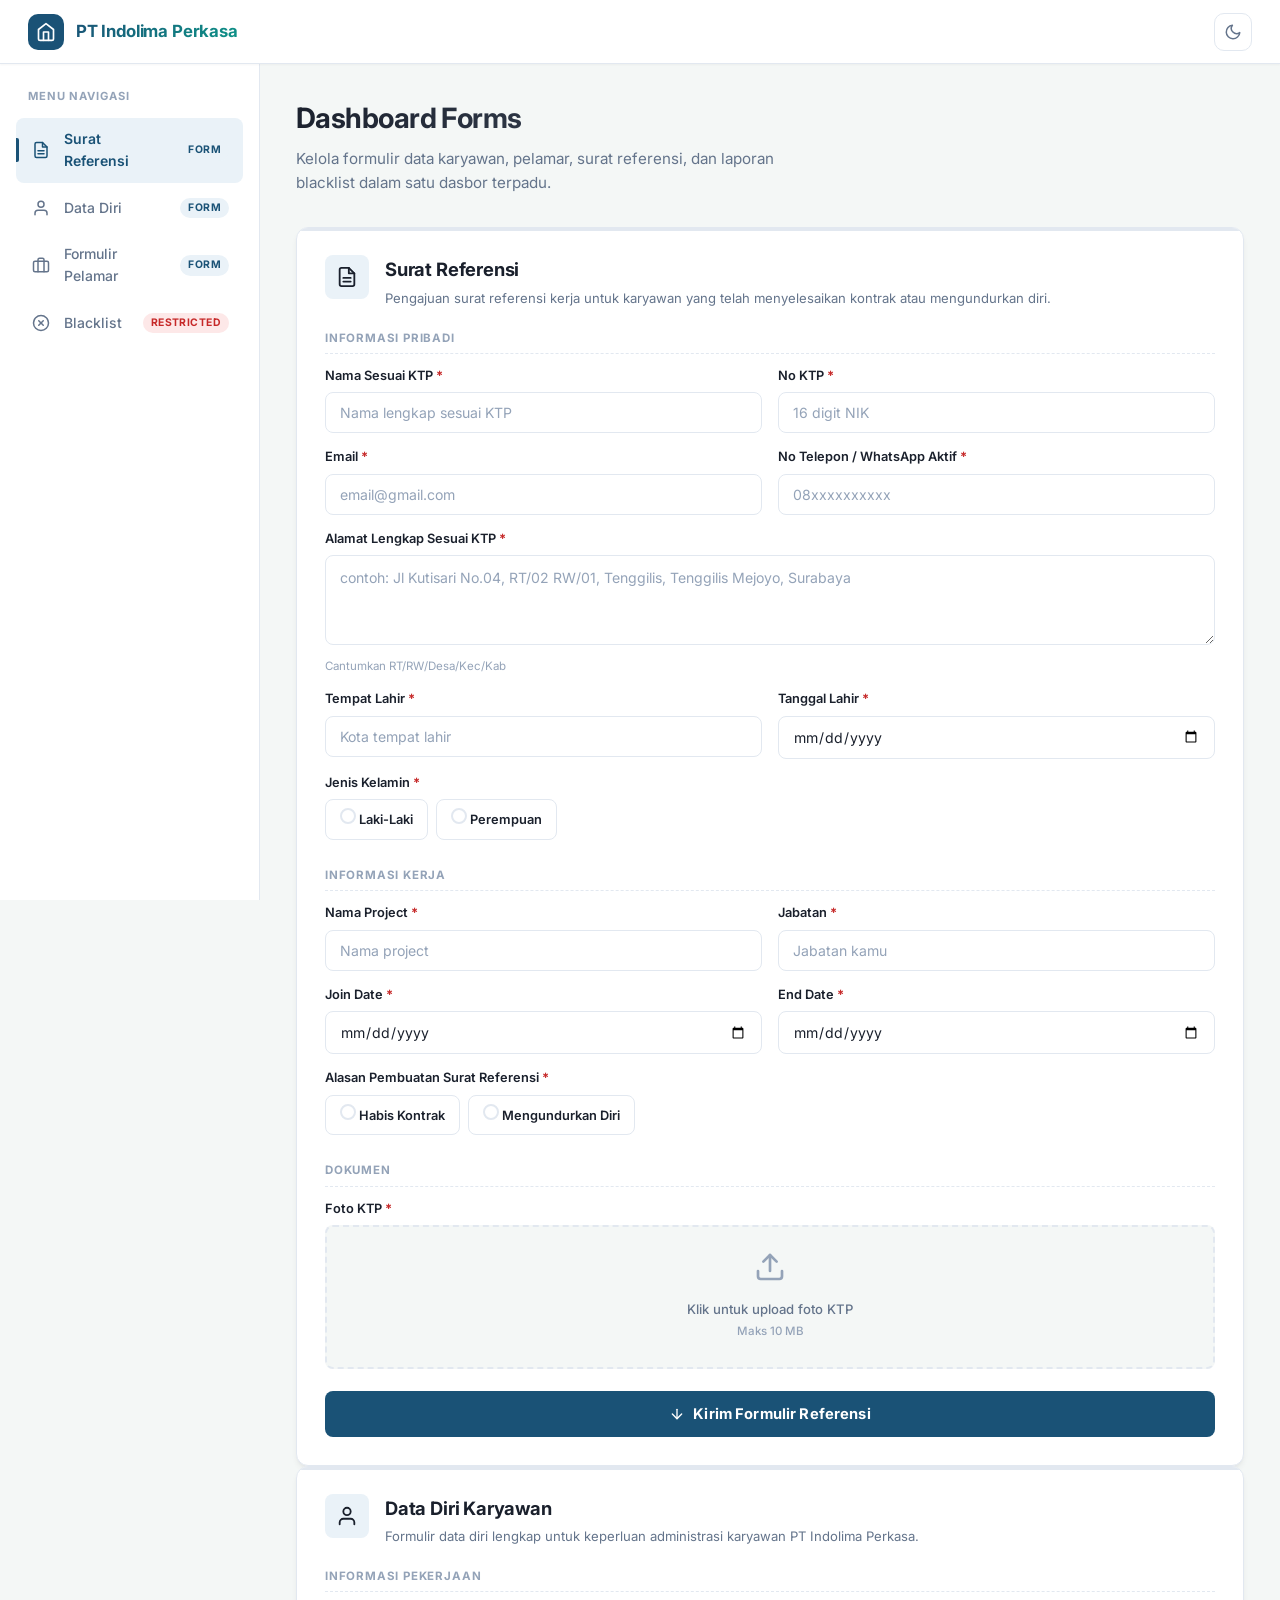
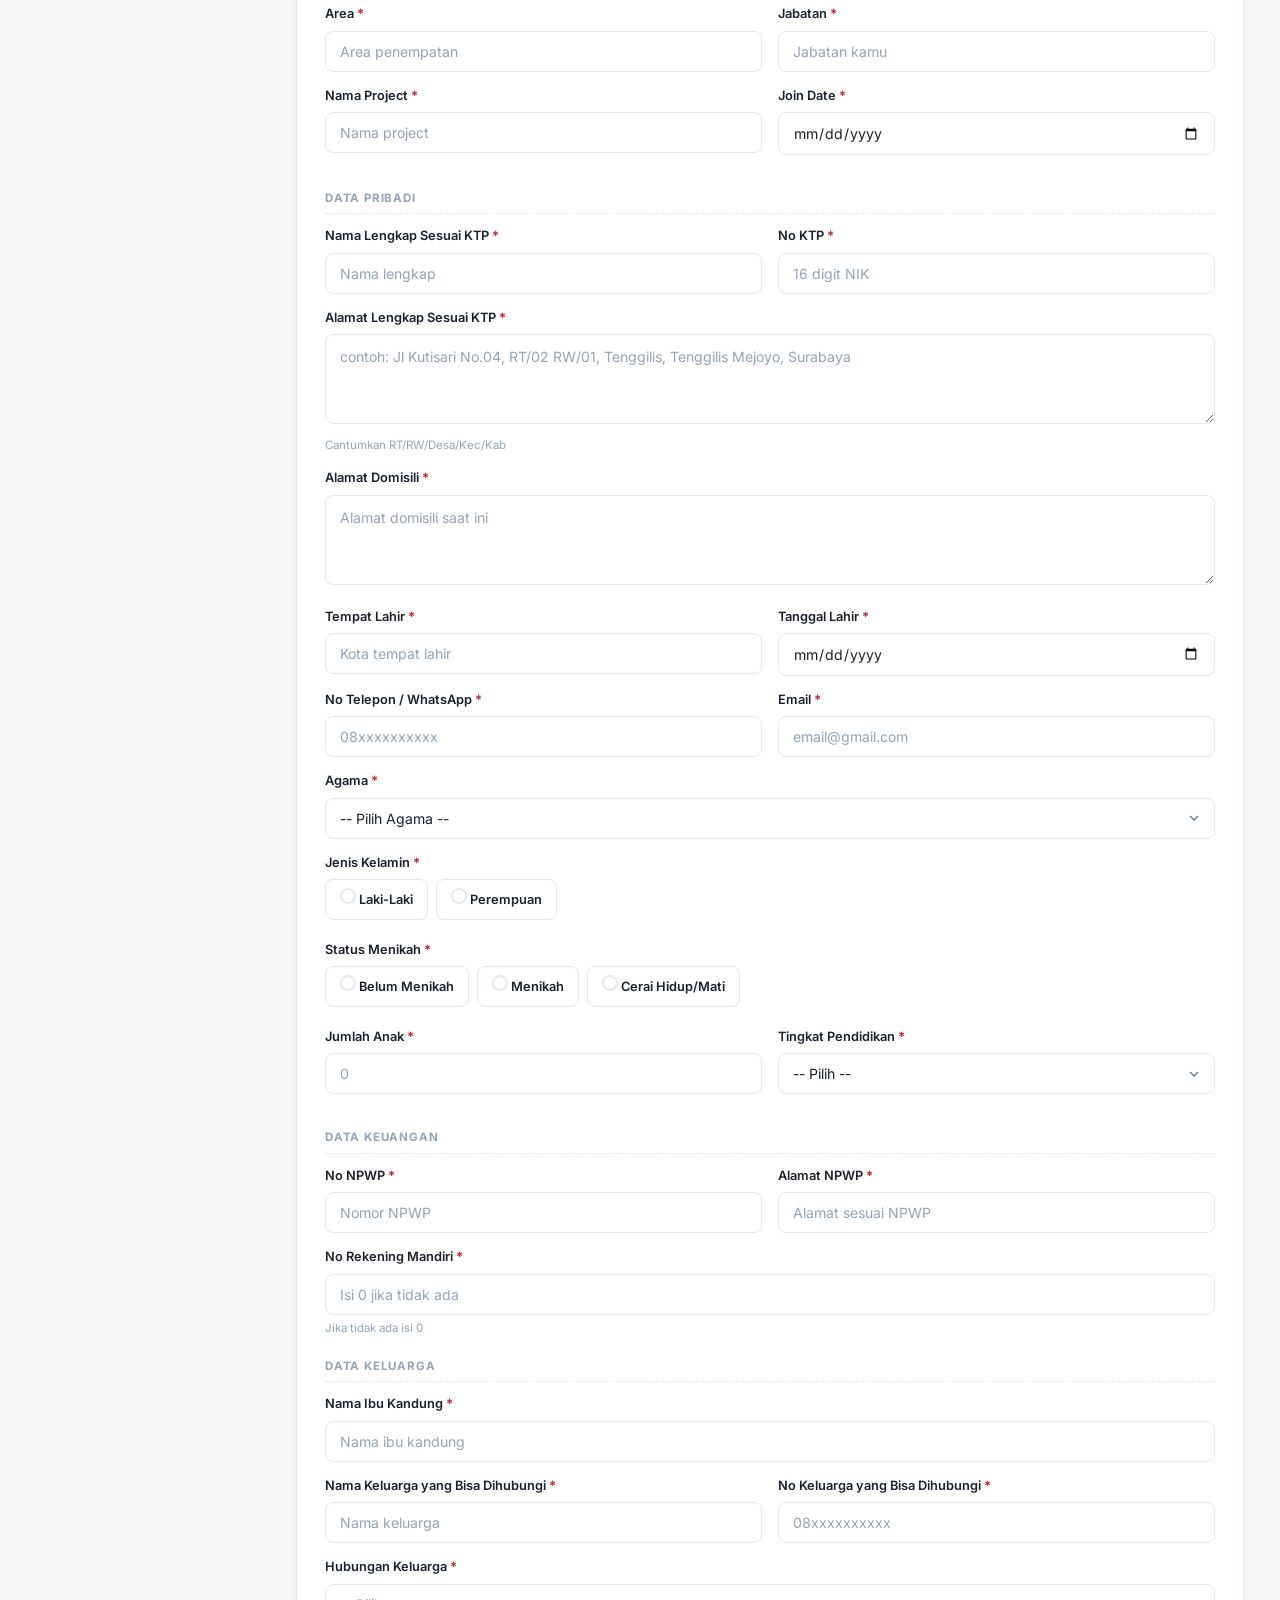
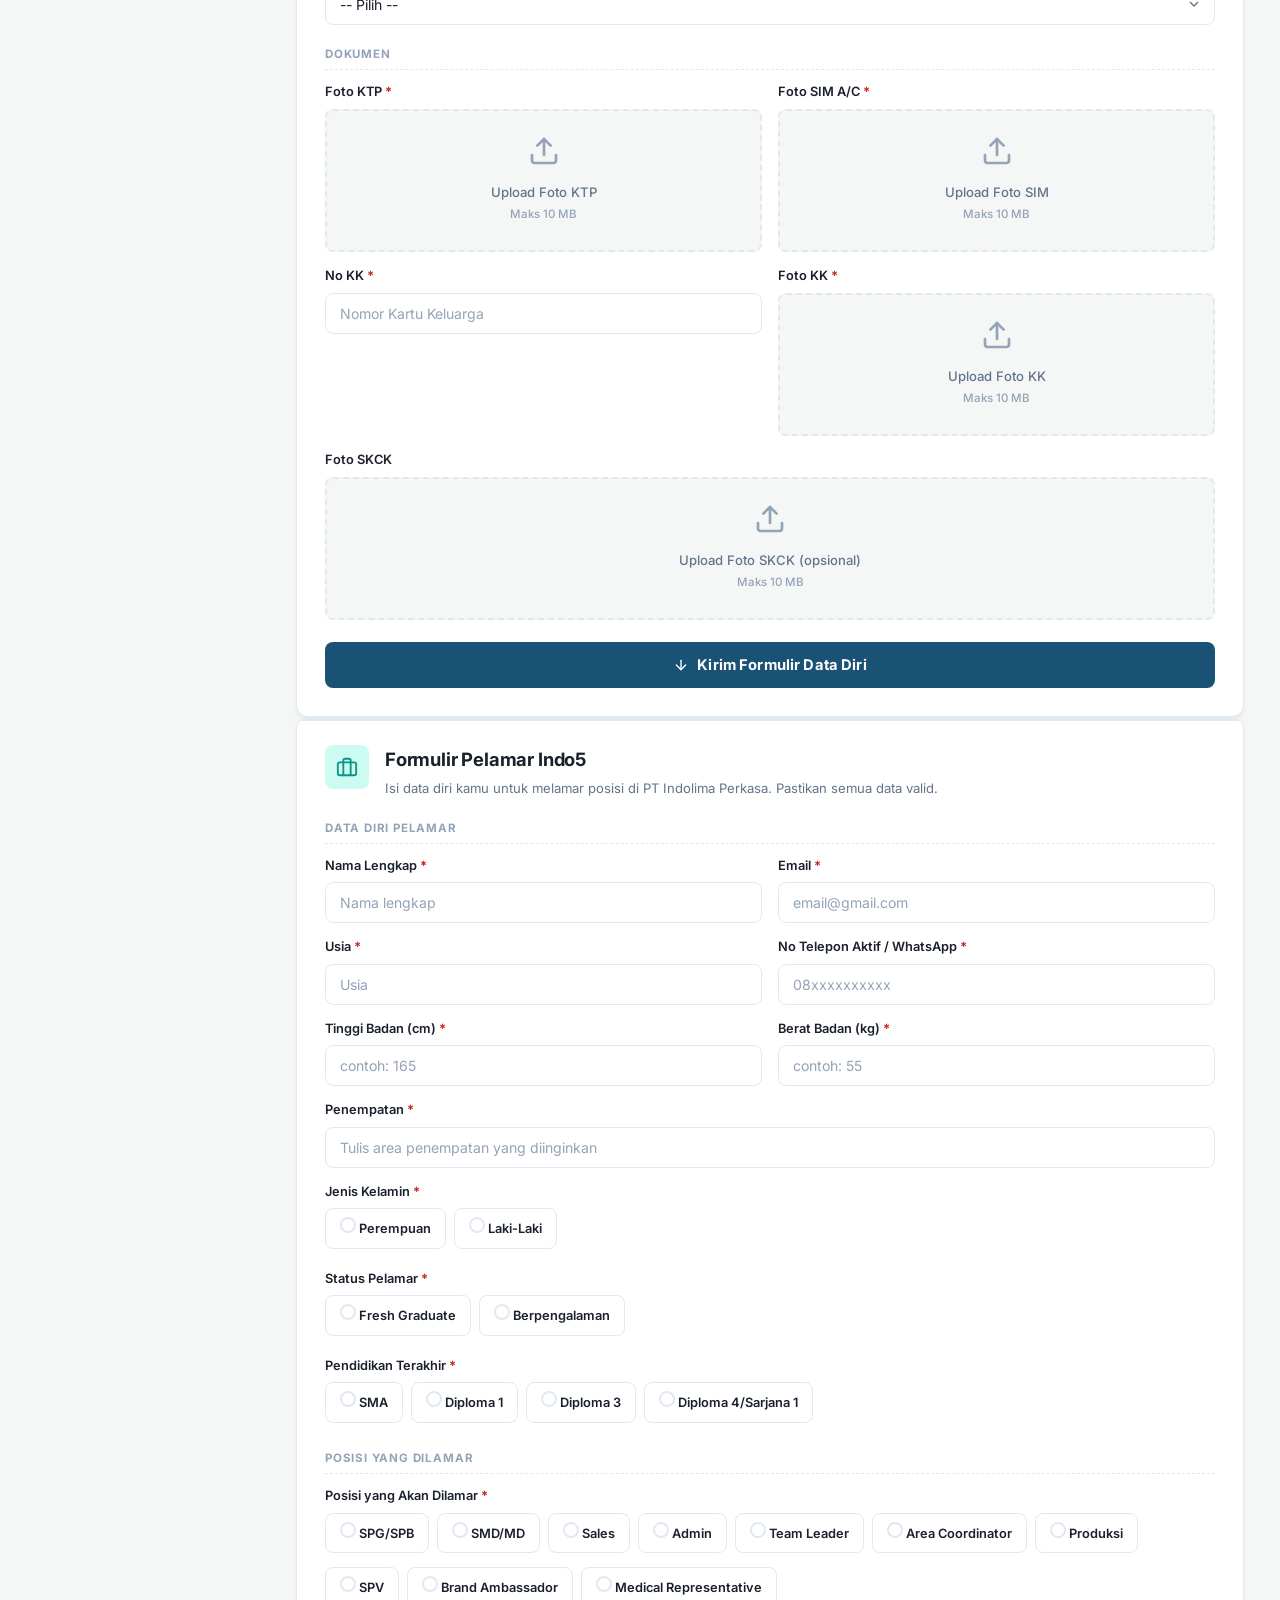
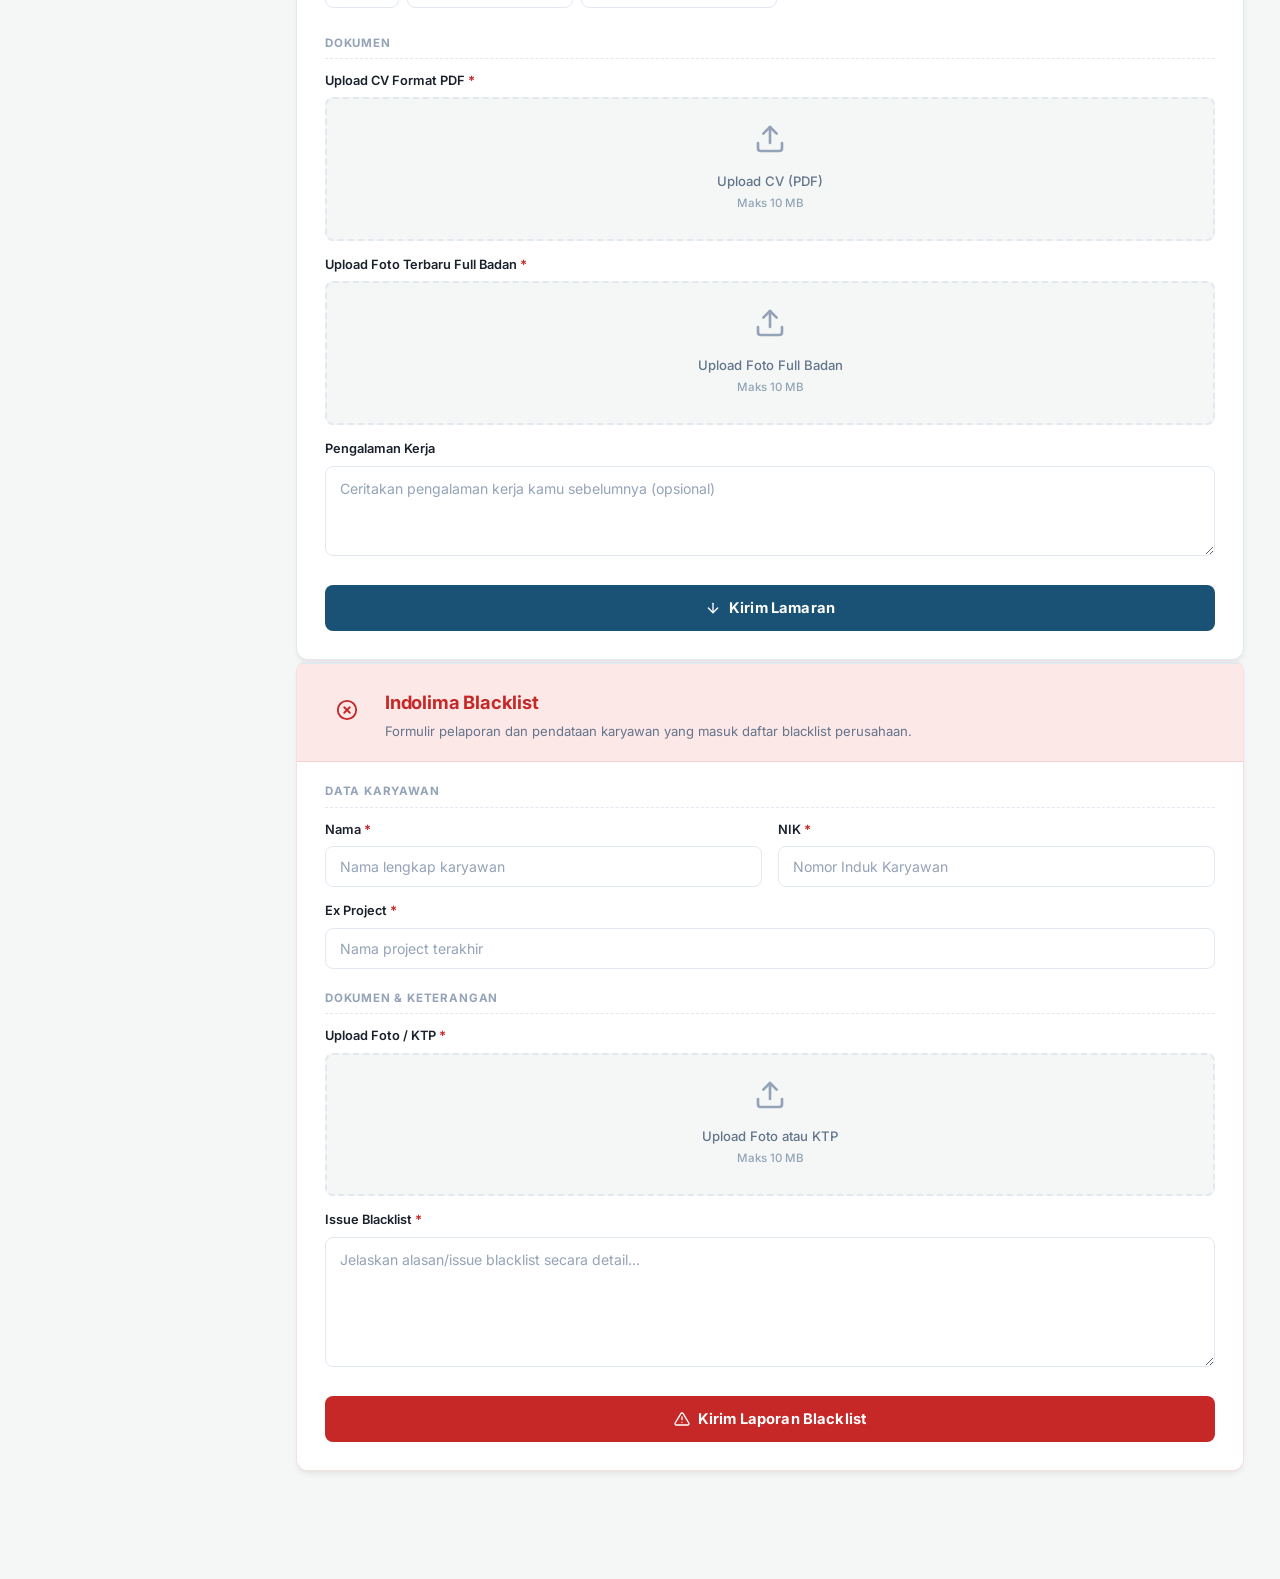
<file: tampilan user/index.html>
<!DOCTYPE html>
<html lang="id">

<head>
    <meta charset="UTF-8">
    <meta name="viewport" content="width=device-width, initial-scale=1.0">
    <title>PT Indolima Perkasa — Dashboard Forms</title>
    <link rel="preconnect" href="https://fonts.googleapis.com">
    <link rel="preconnect" href="https://fonts.gstatic.com" crossorigin>
    <link href="https://fonts.googleapis.com/css2?family=Inter:wght@400;500;600;700&display=swap" rel="stylesheet">
    <style>
        /* =========================================================
       DESIGN TOKENS
       ========================================================= */
        :root {
            --bg-page: #f4f7f6;
            --bg-card: #ffffff;
            --text-primary: #1a202c;
            --text-secondary: #64748b;
            --text-muted: #94a3b8;
            --primary: #1a5276;
            --primary-light: #eaf2f8;
            --primary-hover: #154a6b;
            --accent-teal: #0d9488;
            --accent-red: #c62828;
            --accent-red-light: #fde8e8;
            --accent-red-hover: #a32222;
            --border: #e2e8f0;
            --border-focus: #1a5276;
            --shadow-sm: 0 1px 2px rgba(0, 0, 0, 0.04);
            --shadow-md: 0 4px 6px -1px rgba(0, 0, 0, 0.06), 0 2px 4px -1px rgba(0, 0, 0, 0.04);
            --shadow-lg: 0 10px 15px -3px rgba(0, 0, 0, 0.07), 0 4px 6px -2px rgba(0, 0, 0, 0.04);
            --shadow-xl: 0 20px 25px -5px rgba(0, 0, 0, 0.08), 0 10px 10px -5px rgba(0, 0, 0, 0.03);
            --radius-sm: 8px;
            --radius-md: 12px;
            --radius-lg: 16px;
            --radius-xl: 20px;
            --transition-fast: 0.15s ease;
            --transition-base: 0.25s ease;
            --transition-slow: 0.4s cubic-bezier(0.4, 0, 0.2, 1);
            --header-height: 64px;
            --sidebar-width: 260px;
        }

        /* Dark mode */
        [data-theme="dark"] {
            --bg-page: #0f172a;
            --bg-card: #1e293b;
            --text-primary: #f1f5f9;
            --text-secondary: #94a3b8;
            --text-muted: #64748b;
            --primary: #60a5fa;
            --primary-light: #1e3a5f;
            --primary-hover: #3b82f6;
            --accent-teal: #2dd4bf;
            --accent-red: #f87171;
            --accent-red-light: #451a1a;
            --accent-red-hover: #ef4444;
            --border: #334155;
            --border-focus: #60a5fa;
            --shadow-sm: 0 1px 2px rgba(0, 0, 0, 0.3);
            --shadow-md: 0 4px 6px -1px rgba(0, 0, 0, 0.4), 0 2px 4px -1px rgba(0, 0, 0, 0.3);
            --shadow-lg: 0 10px 15px -3px rgba(0, 0, 0, 0.5), 0 4px 6px -2px rgba(0, 0, 0, 0.4);
            --shadow-xl: 0 20px 25px -5px rgba(0, 0, 0, 0.5), 0 10px 10px -5px rgba(0, 0, 0, 0.4);
        }

        /* =========================================================
       RESET & BASE
       ========================================================= */
        *,
        *::before,
        *::after {
            box-sizing: border-box;
            margin: 0;
            padding: 0;
        }

        html {
            scroll-behavior: smooth;
        }

        body {
            font-family: 'Inter', -apple-system, BlinkMacSystemFont, 'Segoe UI', sans-serif;
            background: var(--bg-page);
            color: var(--text-primary);
            line-height: 1.6;
            -webkit-font-smoothing: antialiased;
            -moz-osx-font-smoothing: grayscale;
            overflow-x: hidden;
        }

        a {
            text-decoration: none;
            color: inherit;
        }

        button {
            font-family: inherit;
            cursor: pointer;
            border: none;
            background: none;
        }

        input,
        textarea,
        select {
            font-family: inherit;
        }

        ::-webkit-scrollbar {
            width: 6px;
        }

        ::-webkit-scrollbar-track {
            background: transparent;
        }

        ::-webkit-scrollbar-thumb {
            background: var(--border);
            border-radius: 3px;
        }

        [data-theme="dark"] ::-webkit-scrollbar-thumb {
            background: #334155;
        }

        /* =========================================================
       ANIMATIONS
       ========================================================= */
        @keyframes fadeInUp {
            from {
                opacity: 0;
                transform: translateY(24px);
            }

            to {
                opacity: 1;
                transform: translateY(0);
            }
        }

        @keyframes slideInRight {
            from {
                opacity: 0;
                transform: translateX(-16px);
            }

            to {
                opacity: 1;
                transform: translateX(0);
            }
        }

        @keyframes toastIn {
            from {
                opacity: 0;
                transform: translateY(-20px) scale(0.95);
            }

            to {
                opacity: 1;
                transform: translateY(0) scale(1);
            }
        }

        @keyframes toastOut {
            from {
                opacity: 1;
                transform: translateY(0) scale(1);
            }

            to {
                opacity: 0;
                transform: translateY(-20px) scale(0.95);
            }
        }

        @keyframes pulse-ring {
            0% {
                box-shadow: 0 0 0 0 rgba(26, 82, 118, 0.4);
            }

            70% {
                box-shadow: 0 0 0 8px rgba(26, 82, 118, 0);
            }

            100% {
                box-shadow: 0 0 0 0 rgba(26, 82, 118, 0);
            }
        }

        @keyframes shimmer {
            0% {
                background-position: -200% 0;
            }

            100% {
                background-position: 200% 0;
            }
        }

        @keyframes float {

            0%,
            100% {
                transform: translateY(0);
            }

            50% {
                transform: translateY(-4px);
            }
        }

        /* =========================================================
       HEADER
       ========================================================= */
        .site-header {
            position: fixed;
            top: 0;
            left: 0;
            right: 0;
            height: var(--header-height);
            background: var(--bg-card);
            border-bottom: 1px solid var(--border);
            display: flex;
            align-items: center;
            justify-content: space-between;
            padding: 0 28px;
            z-index: 1000;
            box-shadow: var(--shadow-sm);
            transition: background var(--transition-base), border-color var(--transition-base);
        }

        .site-header .brand {
            display: flex;
            align-items: center;
            gap: 12px;
            font-weight: 700;
            font-size: 1.05rem;
            color: var(--text-primary);
            letter-spacing: -0.01em;
        }

        .site-header .brand-icon {
            width: 36px;
            height: 36px;
            background: var(--primary);
            border-radius: 10px;
            display: grid;
            place-items: center;
            color: #fff;
            font-size: 1rem;
            flex-shrink: 0;
        }

        .site-header .brand span {
            background: linear-gradient(135deg, var(--primary), var(--accent-teal));
            -webkit-background-clip: text;
            -webkit-text-fill-color: transparent;
            background-clip: text;
        }

        .header-actions {
            display: flex;
            align-items: center;
            gap: 10px;
        }

        .theme-toggle {
            width: 38px;
            height: 38px;
            border-radius: 10px;
            display: grid;
            place-items: center;
            color: var(--text-secondary);
            background: transparent;
            border: 1px solid var(--border);
            transition: all var(--transition-fast);
        }

        .theme-toggle:hover {
            background: var(--primary-light);
            color: var(--primary);
            border-color: var(--primary);
            transform: rotate(15deg);
        }

        .theme-toggle svg {
            width: 18px;
            height: 18px;
        }

        /* =========================================================
       LAYOUT: SIDEBAR + MAIN
       ========================================================= */
        .layout {
            display: flex;
            padding-top: var(--header-height);
            min-height: 100vh;
        }

        /* ---- Sidebar ---- */
        .sidebar {
            position: fixed;
            top: var(--header-height);
            left: 0;
            bottom: 0;
            width: var(--sidebar-width);
            background: var(--bg-card);
            border-right: 1px solid var(--border);
            padding: 24px 16px;
            overflow-y: auto;
            z-index: 900;
            transition: transform var(--transition-slow), background var(--transition-base);
        }

        .sidebar-title {
            font-size: 0.7rem;
            font-weight: 700;
            text-transform: uppercase;
            letter-spacing: 0.08em;
            color: var(--text-muted);
            padding: 0 12px;
            margin-bottom: 12px;
        }

        .nav-list {
            list-style: none;
        }

        .nav-item {
            margin-bottom: 4px;
        }

        .nav-link {
            display: flex;
            align-items: center;
            gap: 12px;
            padding: 10px 14px;
            border-radius: var(--radius-sm);
            font-size: 0.875rem;
            font-weight: 500;
            color: var(--text-secondary);
            transition: all var(--transition-fast);
            position: relative;
            overflow: hidden;
        }

        .nav-link::before {
            content: '';
            position: absolute;
            left: 0;
            top: 50%;
            width: 3px;
            height: 0;
            background: var(--primary);
            border-radius: 0 2px 2px 0;
            transform: translateY(-50%);
            transition: height var(--transition-fast);
        }

        .nav-link:hover {
            background: var(--primary-light);
            color: var(--primary);
        }

        .nav-link:hover::before {
            height: 20px;
        }

        .nav-link.active {
            background: var(--primary-light);
            color: var(--primary);
            font-weight: 600;
        }

        .nav-link.active::before {
            height: 24px;
        }

        .nav-link .icon {
            width: 22px;
            height: 22px;
            display: grid;
            place-items: center;
            flex-shrink: 0;
        }

        .nav-link .icon svg {
            width: 18px;
            height: 18px;
        }

        /* Nav badge */
        .nav-badge {
            margin-left: auto;
            font-size: 0.65rem;
            font-weight: 700;
            padding: 2px 8px;
            border-radius: 20px;
            text-transform: uppercase;
            letter-spacing: 0.04em;
        }

        .nav-badge.red {
            background: var(--accent-red-light);
            color: var(--accent-red);
        }

        .nav-badge.blue {
            background: var(--primary-light);
            color: var(--primary);
        }

        /* ---- Main Content ---- */
        .main {
            margin-left: var(--sidebar-width);
            flex: 1;
            padding: 32px 36px 48px;
            max-width: calc(100% - var(--sidebar-width));
        }

        /* =========================================================
       HERO / WELCOME
       ========================================================= */
        .hero {
            margin-bottom: 32px;
            animation: fadeInUp 0.6s var(--transition-slow) both;
        }

        .hero h1 {
            font-size: 1.75rem;
            font-weight: 700;
            letter-spacing: -0.02em;
            margin-bottom: 6px;
            background: linear-gradient(135deg, var(--text-primary), var(--text-secondary));
            -webkit-background-clip: text;
            -webkit-text-fill-color: transparent;
            background-clip: text;
        }

        .hero p {
            color: var(--text-secondary);
            font-size: 0.95rem;
            max-width: 540px;
        }

        /* =========================================================
       CARD COMPONENT
       ========================================================= */
        .card {
            background: var(--bg-card);
            border-radius: var(--radius-md);
            box-shadow: var(--shadow-md);
            border: 1px solid var(--border);
            overflow: hidden;
            transition: box-shadow var(--transition-base), transform var(--transition-base);
            animation: fadeInUp 0.6s var(--transition-slow) both;
        }

        .card:hover {
            box-shadow: var(--shadow-lg);
            transform: translateY(-2px);
        }

        .card-header {
            padding: 24px 28px 0;
            display: flex;
            align-items: flex-start;
            gap: 16px;
        }

        .card-header-icon {
            width: 44px;
            height: 44px;
            border-radius: var(--radius-sm);
            display: grid;
            place-items: center;
            flex-shrink: 0;
            font-size: 1.25rem;
        }

        .card-header-icon.blue {
            background: var(--primary-light);
        }

        .card-header-icon.teal {
            background: #ccfbf1;
            color: #0d9488;
        }

        .card-header-icon.red {
            background: var(--accent-red-light);
            color: var(--accent-red);
        }

        .card-header-text {
            flex: 1;
        }

        .card-header h2 {
            font-size: 1.15rem;
            font-weight: 700;
            letter-spacing: -0.01em;
            margin-bottom: 4px;
        }

        .card-header p {
            font-size: 0.82rem;
            color: var(--text-secondary);
            line-height: 1.5;
        }

        .card-body {
            padding: 20px 28px 28px;
        }

        /* Card spacing */
        .card+.card {
            margin-top: 28px;
        }

        /* =========================================================
       FORM ELEMENTS
       ========================================================= */
        .section-label {
            font-size: 0.72rem;
            font-weight: 700;
            text-transform: uppercase;
            letter-spacing: 0.07em;
            color: var(--text-muted);
            margin: 20px 0 12px;
            padding-bottom: 6px;
            border-bottom: 1px dashed var(--border);
        }

        .section-label:first-child {
            margin-top: 0;
        }

        .grid-2 {
            display: grid;
            grid-template-columns: repeat(2, 1fr);
            gap: 16px;
        }

        .grid-3 {
            display: grid;
            grid-template-columns: repeat(3, 1fr);
            gap: 16px;
        }

        .field {
            margin-bottom: 14px;
        }

        .field label {
            display: block;
            font-size: 0.8rem;
            font-weight: 600;
            color: var(--text-primary);
            margin-bottom: 6px;
        }

        .req {
            color: var(--accent-red);
            font-weight: 700;
        }

        .hint {
            font-size: 0.72rem;
            color: var(--text-muted);
            margin-top: 4px;
        }

        /* Inputs */
        .field input[type="text"],
        .field input[type="email"],
        .field input[type="tel"],
        .field input[type="date"],
        .field input[type="number"],
        .field select,
        .field textarea {
            width: 100%;
            padding: 11px 14px;
            font-size: 0.88rem;
            color: var(--text-primary);
            background: var(--bg-card);
            border: 1.5px solid var(--border);
            border-radius: var(--radius-sm);
            outline: none;
            transition: border-color var(--transition-fast), box-shadow var(--transition-fast), transform var(--transition-fast);
        }

        .field input:focus,
        .field select:focus,
        .field textarea:focus {
            border-color: var(--border-focus);
            box-shadow: 0 0 0 3px rgba(26, 82, 118, 0.1);
            transform: translateY(-1px);
        }

        .field input::placeholder,
        .field textarea::placeholder {
            color: var(--text-muted);
        }

        .field textarea {
            resize: vertical;
            min-height: 90px;
            line-height: 1.5;
        }

        .field select {
            appearance: none;
            background-image: url("data:image/svg+xml,%3Csvg xmlns='http://www.w3.org/2000/svg' width='16' height='16' viewBox='0 0 24 24' fill='none' stroke='%2364748b' stroke-width='2'%3E%3Cpolyline points='6 9 12 15 18 9'/%3E%3C/svg%3E");
            background-repeat: no-repeat;
            background-position: right 12px center;
            padding-right: 36px;
            cursor: pointer;
        }

        /* Radio group */
        .radio-group {
            display: flex;
            flex-wrap: wrap;
            gap: 8px;
        }

        .radio-item {
            display: inline-flex;
            align-items: center;
            gap: 6px;
            padding: 8px 14px;
            border: 1.5px solid var(--border);
            border-radius: var(--radius-sm);
            font-size: 0.85rem;
            font-weight: 500;
            color: var(--text-secondary);
            cursor: pointer;
            transition: all var(--transition-fast);
            user-select: none;
        }

        .radio-item:hover {
            border-color: var(--border-focus);
            color: var(--primary);
            background: var(--primary-light);
        }

        .radio-item:has(input:checked) {
            border-color: var(--primary);
            background: var(--primary-light);
            color: var(--primary);
            font-weight: 600;
        }

        .radio-item input[type="radio"] {
            appearance: none;
            width: 16px;
            height: 16px;
            border: 2px solid var(--border);
            border-radius: 50%;
            margin: 0;
            position: relative;
            transition: border-color var(--transition-fast);
            cursor: pointer;
        }

        .radio-item input[type="radio"]:checked {
            border-color: var(--primary);
            border-width: 5px;
        }

        /* File upload */
        .file-upload {
            position: relative;
            border: 2px dashed var(--border);
            border-radius: var(--radius-sm);
            padding: 24px;
            text-align: center;
            transition: all var(--transition-fast);
            cursor: pointer;
            background: var(--bg-page);
        }

        .file-upload:hover {
            border-color: var(--primary);
            background: var(--primary-light);
        }

        .file-upload input[type="file"] {
            position: absolute;
            inset: 0;
            width: 100%;
            height: 100%;
            opacity: 0;
            cursor: pointer;
        }

        .file-upload svg {
            width: 32px;
            height: 32px;
            color: var(--text-muted);
            margin-bottom: 8px;
            transition: color var(--transition-fast), transform var(--transition-fast);
        }

        .file-upload:hover svg {
            color: var(--primary);
            transform: translateY(-2px);
        }

        .file-upload p {
            font-size: 0.82rem;
            font-weight: 500;
            color: var(--text-secondary);
            margin-bottom: 2px;
        }

        .file-upload p small {
            font-size: 0.72rem;
            color: var(--text-muted);
        }

        .file-name {
            font-size: 0.78rem;
            font-weight: 600;
            color: var(--primary);
            margin-top: 8px;
            display: none;
            word-break: break-all;
        }

        .file-name.show {
            display: block;
            animation: fadeInUp 0.3s ease;
        }

        /* Buttons */
        .btn-submit {
            display: inline-flex;
            align-items: center;
            justify-content: center;
            gap: 8px;
            width: 100%;
            padding: 14px 24px;
            margin-top: 8px;
            font-size: 0.92rem;
            font-weight: 700;
            color: #fff;
            background: var(--primary);
            border-radius: var(--radius-sm);
            border: none;
            cursor: pointer;
            transition: all var(--transition-fast);
            position: relative;
            overflow: hidden;
            letter-spacing: 0.01em;
        }

        .btn-submit::after {
            content: '';
            position: absolute;
            inset: 0;
            background: linear-gradient(90deg, transparent, rgba(255, 255, 255, 0.15), transparent);
            transform: translateX(-100%);
            transition: transform 0.5s ease;
        }

        .btn-submit:hover {
            background: var(--primary-hover);
            transform: translateY(-2px);
            box-shadow: 0 8px 20px rgba(26, 82, 118, 0.25);
        }

        .btn-submit:hover::after {
            transform: translateX(100%);
        }

        .btn-submit:active {
            transform: translateY(0) scale(0.98);
        }

        .btn-submit.red {
            background: var(--accent-red);
        }

        .btn-submit.red:hover {
            background: var(--accent-red-hover);
            box-shadow: 0 8px 20px rgba(198, 40, 40, 0.25);
        }

        /* =========================================================
       BLACKLIST CARD SPECIAL STYLING
       ========================================================= */
        .card-blacklist {
            border-color: rgba(198, 40, 40, 0.15);
        }

        .card-blacklist .card-header {
            background: var(--accent-red-light);
            border-bottom: 1px solid rgba(198, 40, 40, 0.1);
            padding-bottom: 20px;
            margin: 0;
        }

        .card-blacklist .card-header h2 {
            color: var(--accent-red);
        }

        .card-blacklist .card-body {
            background: var(--bg-card);
        }

        /* =========================================================
       PROGRESS INDICATOR (top of each card)
       ========================================================= */
        .card-progress {
            height: 3px;
            background: var(--border);
            border-radius: 0 0 2px 2px;
            overflow: hidden;
        }

        .card-progress-bar {
            height: 100%;
            width: 0;
            background: var(--primary);
            border-radius: 0 2px 2px 0;
            transition: width 0.4s ease;
        }

        .card-blacklist .card-progress-bar {
            background: var(--accent-red);
        }

        /* =========================================================
       TOAST NOTIFICATION
       ========================================================= */
        .toast-container {
            position: fixed;
            top: calc(var(--header-height) + 16px);
            right: 24px;
            z-index: 9999;
            display: flex;
            flex-direction: column;
            gap: 10px;
            pointer-events: none;
        }

        .toast {
            display: flex;
            align-items: center;
            gap: 12px;
            padding: 14px 20px;
            background: var(--bg-card);
            border: 1px solid var(--border);
            border-left: 4px solid var(--primary);
            border-radius: var(--radius-sm);
            box-shadow: var(--shadow-xl);
            font-size: 0.88rem;
            font-weight: 500;
            color: var(--text-primary);
            min-width: 280px;
            max-width: 380px;
            animation: toastIn 0.35s ease both;
            pointer-events: auto;
        }

        .toast.hiding {
            animation: toastOut 0.3s ease both;
        }

        .toast-icon {
            width: 28px;
            height: 28px;
            border-radius: 50%;
            background: var(--primary-light);
            color: var(--primary);
            display: grid;
            place-items: center;
            flex-shrink: 0;
            font-size: 0.9rem;
        }

        .toast.success {
            border-left-color: #059669;
        }

        .toast.success .toast-icon {
            background: #d1fae5;
            color: #059669;
        }

        .toast.error {
            border-left-color: var(--accent-red);
        }

        .toast.error .toast-icon {
            background: var(--accent-red-light);
            color: var(--accent-red);
        }

        /* =========================================================
       MOBILE SIDEBAR TOGGLE
       ========================================================= */
        .sidebar-toggle {
            display: none;
            width: 38px;
            height: 38px;
            border-radius: 10px;
            place-items: center;
            color: var(--text-secondary);
            background: transparent;
            border: 1px solid var(--border);
        }

        .sidebar-toggle:hover {
            background: var(--primary-light);
            color: var(--primary);
        }

        .sidebar-toggle svg {
            width: 20px;
            height: 20px;
        }

        .sidebar-overlay {
            display: none;
            position: fixed;
            inset: 0;
            background: rgba(0, 0, 0, 0.4);
            z-index: 850;
            backdrop-filter: blur(2px);
        }

        .sidebar-overlay.active {
            display: block;
        }

        /* =========================================================
       RESPONSIVE
       ========================================================= */
        @media (max-width: 1024px) {
            .grid-3 {
                grid-template-columns: repeat(2, 1fr);
            }
        }

        @media (max-width: 768px) {
            :root {
                --sidebar-width: 0;
            }

            .sidebar-toggle {
                display: grid;
            }

            .sidebar {
                transform: translateX(-100%);
                width: 260px;
                box-shadow: var(--shadow-xl);
            }

            .sidebar.open {
                transform: translateX(0);
            }

            .main {
                margin-left: 0;
                max-width: 100%;
                padding: 24px 18px 36px;
            }

            .grid-2,
            .grid-3 {
                grid-template-columns: 1fr;
            }

            .site-header {
                padding: 0 16px;
            }

            .card-header {
                padding: 20px 20px 0;
            }

            .card-body {
                padding: 16px 20px 24px;
            }

            .hero h1 {
                font-size: 1.4rem;
            }

            .toast-container {
                right: 12px;
                left: 12px;
            }

            .toast {
                max-width: 100%;
                min-width: auto;
            }
        }

        @media (max-width: 480px) {
            .hero h1 {
                font-size: 1.2rem;
            }

            .card-header {
                flex-direction: column;
                gap: 10px;
            }

            .radio-group {
                flex-direction: column;
            }

            .radio-item {
                width: 100%;
            }
        }

        /* =========================================================
       SCROLL SPY ACTIVE STATES
       ========================================================= */
        .section-anchor {
            display: block;
            position: relative;
            top: -80px;
            visibility: hidden;
        }

        /* =========================================================
       UTILITY
       ========================================================= */
        .sr-only {
            position: absolute;
            width: 1px;
            height: 1px;
            padding: 0;
            margin: -1px;
            overflow: hidden;
            clip: rect(0, 0, 0, 0);
            white-space: nowrap;
            border: 0;
        }
    </style>
</head>

<body>

    <!-- ==================== HEADER ==================== -->
    <header class="site-header">
        <div class="brand">
            <div class="brand-icon">
                <svg width="20" height="20" viewBox="0 0 24 24" fill="none" stroke="currentColor" stroke-width="2"
                    stroke-linecap="round" stroke-linejoin="round">
                    <path d="M3 9l9-7 9 7v11a2 2 0 0 1-2 2H5a2 2 0 0 1-2-2z" />
                    <polyline points="9 22 9 12 15 12 15 22" />
                </svg>
            </div>
            <span>PT Indolima Perkasa</span>
        </div>
        <div class="header-actions">
            <button class="sidebar-toggle" id="sidebarToggle" aria-label="Toggle menu">
                <svg viewBox="0 0 24 24" fill="none" stroke="currentColor" stroke-width="2" stroke-linecap="round">
                    <line x1="3" y1="6" x2="21" y2="6" />
                    <line x1="3" y1="12" x2="21" y2="12" />
                    <line x1="3" y1="18" x2="21" y2="18" />
                </svg>
            </button>
            <button class="theme-toggle" id="themeToggle" aria-label="Toggle theme">
                <svg id="iconMoon" viewBox="0 0 24 24" fill="none" stroke="currentColor" stroke-width="2"
                    stroke-linecap="round" stroke-linejoin="round">
                    <path d="M21 12.79A9 9 0 1 1 11.21 3 7 7 0 0 0 21 12.79z" />
                </svg>
                <svg id="iconSun" viewBox="0 0 24 24" fill="none" stroke="currentColor" stroke-width="2"
                    stroke-linecap="round" stroke-linejoin="round" style="display:none">
                    <circle cx="12" cy="12" r="5" />
                    <line x1="12" y1="1" x2="12" y2="3" />
                    <line x1="12" y1="21" x2="12" y2="23" />
                    <line x1="4.22" y1="4.22" x2="5.64" y2="5.64" />
                    <line x1="18.36" y1="18.36" x2="19.78" y2="19.78" />
                    <line x1="1" y1="12" x2="3" y2="12" />
                    <line x1="21" y1="12" x2="23" y2="12" />
                    <line x1="4.22" y1="19.78" x2="5.64" y2="18.36" />
                    <line x1="18.36" y1="5.64" x2="19.78" y2="4.22" />
                </svg>
            </button>
        </div>
    </header>

    <!-- ==================== OVERLAY ==================== -->
    <div class="sidebar-overlay" id="sidebarOverlay"></div>

    <!-- ==================== TOAST CONTAINER ==================== -->
    <div class="toast-container" id="toastContainer"></div>

    <!-- ==================== LAYOUT ==================== -->
    <div class="layout">

        <!-- ---- Sidebar ---- -->
        <aside class="sidebar" id="sidebar">
            <div class="sidebar-title">Menu Navigasi</div>
            <nav>
                <ul class="nav-list">
                    <li class="nav-item">
                        <a class="nav-link active" href="#section-referensi" data-section="section-referensi">
                            <span class="icon">
                                <svg viewBox="0 0 24 24" fill="none" stroke="currentColor" stroke-width="2"
                                    stroke-linecap="round" stroke-linejoin="round">
                                    <path d="M14 2H6a2 2 0 0 0-2 2v16a2 2 0 0 0 2 2h12a2 2 0 0 0 2-2V8z" />
                                    <polyline points="14 2 14 8 20 8" />
                                    <line x1="16" y1="13" x2="8" y2="13" />
                                    <line x1="16" y1="17" x2="8" y2="17" />
                                </svg>
                            </span>
                            Surat Referensi
                            <span class="nav-badge blue">Form</span>
                        </a>
                    </li>
                    <li class="nav-item">
                        <a class="nav-link" href="#section-datadiri" data-section="section-datadiri">
                            <span class="icon">
                                <svg viewBox="0 0 24 24" fill="none" stroke="currentColor" stroke-width="2"
                                    stroke-linecap="round" stroke-linejoin="round">
                                    <path d="M20 21v-2a4 4 0 0 0-4-4H8a4 4 0 0 0-4 4v2" />
                                    <circle cx="12" cy="7" r="4" />
                                </svg>
                            </span>
                            Data Diri
                            <span class="nav-badge blue">Form</span>
                        </a>
                    </li>
                    <li class="nav-item">
                        <a class="nav-link" href="#section-pelamar" data-section="section-pelamar">
                            <span class="icon">
                                <svg viewBox="0 0 24 24" fill="none" stroke="currentColor" stroke-width="2"
                                    stroke-linecap="round" stroke-linejoin="round">
                                    <rect x="2" y="7" width="20" height="14" rx="2" ry="2" />
                                    <path d="M16 21V5a2 2 0 0 0-2-2h-4a2 2 0 0 0-2 2v16" />
                                </svg>
                            </span>
                            Formulir Pelamar
                            <span class="nav-badge blue">Form</span>
                        </a>
                    </li>
                    <li class="nav-item">
                        <a class="nav-link" href="#section-blacklist" data-section="section-blacklist">
                            <span class="icon">
                                <svg viewBox="0 0 24 24" fill="none" stroke="currentColor" stroke-width="2"
                                    stroke-linecap="round" stroke-linejoin="round">
                                    <circle cx="12" cy="12" r="10" />
                                    <line x1="15" y1="9" x2="9" y2="15" />
                                    <line x1="9" y1="9" x2="15" y2="15" />
                                </svg>
                            </span>
                            Blacklist
                            <span class="nav-badge red">Restricted</span>
                        </a>
                    </li>
                </ul>
            </nav>
        </aside>

        <!-- ---- Main Content ---- -->
        <main class="main">

            <!-- Hero -->
            <div class="hero">
                <h1>Dashboard Forms</h1>
                <p>Kelola formulir data karyawan, pelamar, surat referensi, dan laporan blacklist dalam satu dasbor
                    terpadu.</p>
            </div>

            <!-- ==================== 1. REFERENCE LETTER ==================== -->
            <span class="section-anchor" id="section-referensi"></span>
            <div class="card" style="animation-delay:0.1s">
                <div class="card-progress">
                    <div class="card-progress-bar" id="progress-referensi"></div>
                </div>
                <div class="card-header">
                    <div class="card-header-icon blue">
                        <svg width="22" height="22" viewBox="0 0 24 24" fill="none" stroke="currentColor"
                            stroke-width="2" stroke-linecap="round" stroke-linejoin="round">
                            <path d="M14 2H6a2 2 0 0 0-2 2v16a2 2 0 0 0 2 2h12a2 2 0 0 0 2-2V8z" />
                            <polyline points="14 2 14 8 20 8" />
                            <line x1="16" y1="13" x2="8" y2="13" />
                            <line x1="16" y1="17" x2="8" y2="17" />
                        </svg>
                    </div>
                    <div class="card-header-text">
                        <h2>Surat Referensi</h2>
                        <p>Pengajuan surat referensi kerja untuk karyawan yang telah menyelesaikan kontrak atau
                            mengundurkan diri.</p>
                    </div>
                </div>
                <div class="card-body">
                    <form id="form-referensi" onsubmit="handleSubmit(event, 'Surat Referensi')">

                        <div class="section-label">Informasi Pribadi</div>
                        <div class="grid-2">
                            <div class="field">
                                <label>Nama Sesuai KTP <span class="req">*</span></label>
                                <input type="text" name="nama_ktp" required placeholder="Nama lengkap sesuai KTP"
                                    oninput="updateProgress('referensi')">
                            </div>
                            <div class="field">
                                <label>No KTP <span class="req">*</span></label>
                                <input type="text" name="nik" required placeholder="16 digit NIK" maxlength="16"
                                    oninput="updateProgress('referensi')">
                            </div>
                        </div>
                        <div class="grid-2">
                            <div class="field">
                                <label>Email <span class="req">*</span></label>
                                <input type="email" name="email" required placeholder="email@gmail.com"
                                    oninput="updateProgress('referensi')">
                            </div>
                            <div class="field">
                                <label>No Telepon / WhatsApp Aktif <span class="req">*</span></label>
                                <input type="tel" name="telepon" required placeholder="08xxxxxxxxxx"
                                    oninput="updateProgress('referensi')">
                            </div>
                        </div>
                        <div class="field">
                            <label>Alamat Lengkap Sesuai KTP <span class="req">*</span></label>
                            <textarea name="alamat" required
                                placeholder="contoh: Jl Kutisari No.04, RT/02 RW/01, Tenggilis, Tenggilis Mejoyo, Surabaya"
                                oninput="updateProgress('referensi')"></textarea>
                            <div class="hint">Cantumkan RT/RW/Desa/Kec/Kab</div>
                        </div>
                        <div class="grid-2">
                            <div class="field">
                                <label>Tempat Lahir <span class="req">*</span></label>
                                <input type="text" name="tempat_lahir" required placeholder="Kota tempat lahir"
                                    oninput="updateProgress('referensi')">
                            </div>
                            <div class="field">
                                <label>Tanggal Lahir <span class="req">*</span></label>
                                <input type="date" name="tanggal_lahir" required oninput="updateProgress('referensi')">
                            </div>
                        </div>
                        <div class="field">
                            <label>Jenis Kelamin <span class="req">*</span></label>
                            <div class="radio-group">
                                <label class="radio-item"><input type="radio" name="jk_referensi" value="Laki-Laki"
                                        required onchange="updateProgress('referensi')"> Laki-Laki</label>
                                <label class="radio-item"><input type="radio" name="jk_referensi" value="Perempuan"
                                        onchange="updateProgress('referensi')"> Perempuan</label>
                            </div>
                        </div>

                        <div class="section-label">Informasi Kerja</div>
                        <div class="grid-2">
                            <div class="field">
                                <label>Nama Project <span class="req">*</span></label>
                                <input type="text" name="project" required placeholder="Nama project"
                                    oninput="updateProgress('referensi')">
                            </div>
                            <div class="field">
                                <label>Jabatan <span class="req">*</span></label>
                                <input type="text" name="jabatan" required placeholder="Jabatan kamu"
                                    oninput="updateProgress('referensi')">
                            </div>
                        </div>
                        <div class="grid-2">
                            <div class="field">
                                <label>Join Date <span class="req">*</span></label>
                                <input type="date" name="join_date" required oninput="updateProgress('referensi')">
                            </div>
                            <div class="field">
                                <label>End Date <span class="req">*</span></label>
                                <input type="date" name="end_date" required oninput="updateProgress('referensi')">
                            </div>
                        </div>
                        <div class="field">
                            <label>Alasan Pembuatan Surat Referensi <span class="req">*</span></label>
                            <div class="radio-group">
                                <label class="radio-item"><input type="radio" name="alasan" value="Habis Kontrak"
                                        required onchange="updateProgress('referensi')"> Habis Kontrak</label>
                                <label class="radio-item"><input type="radio" name="alasan" value="Mengundurkan Diri"
                                        onchange="updateProgress('referensi')"> Mengundurkan Diri</label>
                            </div>
                        </div>

                        <div class="section-label">Dokumen</div>
                        <div class="field">
                            <label>Foto KTP <span class="req">*</span></label>
                            <div class="file-upload">
                                <input type="file" name="foto_ktp" accept="image/*" required
                                    onchange="handleFile(this); updateProgress('referensi')">
                                <svg viewBox="0 0 24 24" fill="none" stroke="currentColor" stroke-width="2"
                                    stroke-linecap="round" stroke-linejoin="round">
                                    <path d="M21 15v4a2 2 0 0 1-2 2H5a2 2 0 0 1-2-2v-4" />
                                    <polyline points="17 8 12 3 7 8" />
                                    <line x1="12" y1="3" x2="12" y2="15" />
                                </svg>
                                <p>Klik untuk upload foto KTP<br><small>Maks 10 MB</small></p>
                                <div class="file-name" id="fn-referensi-ktp"></div>
                            </div>
                        </div>

                        <button type="submit" class="btn-submit">
                            <svg width="16" height="16" viewBox="0 0 24 24" fill="none" stroke="currentColor"
                                stroke-width="2" stroke-linecap="round" stroke-linejoin="round">
                                <line x1="12" y1="5" x2="12" y2="19" />
                                <polyline points="19 12 12 19 5 12" />
                            </svg>
                            Kirim Formulir Referensi
                        </button>
                    </form>
                </div>
            </div>

            <!-- ==================== 2. PERSONAL DATA ==================== -->
            <span class="section-anchor" id="section-datadiri"></span>
            <div class="card" style="animation-delay:0.2s">
                <div class="card-progress">
                    <div class="card-progress-bar" id="progress-datadiri"></div>
                </div>
                <div class="card-header">
                    <div class="card-header-icon blue">
                        <svg width="22" height="22" viewBox="0 0 24 24" fill="none" stroke="currentColor"
                            stroke-width="2" stroke-linecap="round" stroke-linejoin="round">
                            <path d="M20 21v-2a4 4 0 0 0-4-4H8a4 4 0 0 0-4 4v2" />
                            <circle cx="12" cy="7" r="4" />
                        </svg>
                    </div>
                    <div class="card-header-text">
                        <h2>Data Diri Karyawan</h2>
                        <p>Formulir data diri lengkap untuk keperluan administrasi karyawan PT Indolima Perkasa.</p>
                    </div>
                </div>
                <div class="card-body">
                    <form id="form-datadiri" onsubmit="handleSubmit(event, 'Data Diri')">

                        <div class="section-label">Informasi Pekerjaan</div>
                        <div class="grid-2">
                            <div class="field">
                                <label>Area <span class="req">*</span></label>
                                <input type="text" name="area" required placeholder="Area penempatan"
                                    oninput="updateProgress('datadiri')">
                            </div>
                            <div class="field">
                                <label>Jabatan <span class="req">*</span></label>
                                <input type="text" name="jabatan" required placeholder="Jabatan kamu"
                                    oninput="updateProgress('datadiri')">
                            </div>
                        </div>
                        <div class="grid-2">
                            <div class="field">
                                <label>Nama Project <span class="req">*</span></label>
                                <input type="text" name="project" required placeholder="Nama project"
                                    oninput="updateProgress('datadiri')">
                            </div>
                            <div class="field">
                                <label>Join Date <span class="req">*</span></label>
                                <input type="date" name="join_date" required oninput="updateProgress('datadiri')">
                            </div>
                        </div>

                        <div class="section-label">Data Pribadi</div>
                        <div class="grid-2">
                            <div class="field">
                                <label>Nama Lengkap Sesuai KTP <span class="req">*</span></label>
                                <input type="text" name="nama_ktp" required placeholder="Nama lengkap"
                                    oninput="updateProgress('datadiri')">
                            </div>
                            <div class="field">
                                <label>No KTP <span class="req">*</span></label>
                                <input type="text" name="nik" required placeholder="16 digit NIK" maxlength="16"
                                    oninput="updateProgress('datadiri')">
                            </div>
                        </div>
                        <div class="field">
                            <label>Alamat Lengkap Sesuai KTP <span class="req">*</span></label>
                            <textarea name="alamat_ktp" required
                                placeholder="contoh: Jl Kutisari No.04, RT/02 RW/01, Tenggilis, Tenggilis Mejoyo, Surabaya"
                                oninput="updateProgress('datadiri')"></textarea>
                            <div class="hint">Cantumkan RT/RW/Desa/Kec/Kab</div>
                        </div>
                        <div class="field">
                            <label>Alamat Domisili <span class="req">*</span></label>
                            <textarea name="alamat_domisili" required placeholder="Alamat domisili saat ini"
                                oninput="updateProgress('datadiri')"></textarea>
                        </div>
                        <div class="grid-2">
                            <div class="field">
                                <label>Tempat Lahir <span class="req">*</span></label>
                                <input type="text" name="tempat_lahir" required placeholder="Kota tempat lahir"
                                    oninput="updateProgress('datadiri')">
                            </div>
                            <div class="field">
                                <label>Tanggal Lahir <span class="req">*</span></label>
                                <input type="date" name="tanggal_lahir" required oninput="updateProgress('datadiri')">
                            </div>
                        </div>
                        <div class="grid-2">
                            <div class="field">
                                <label>No Telepon / WhatsApp <span class="req">*</span></label>
                                <input type="tel" name="telepon" required placeholder="08xxxxxxxxxx"
                                    oninput="updateProgress('datadiri')">
                            </div>
                            <div class="field">
                                <label>Email <span class="req">*</span></label>
                                <input type="email" name="email" required placeholder="email@gmail.com"
                                    oninput="updateProgress('datadiri')">
                            </div>
                        </div>
                        <div class="field">
                            <label>Agama <span class="req">*</span></label>
                            <select name="agama" required onchange="updateProgress('datadiri')">
                                <option value="">-- Pilih Agama --</option>
                                <option>Islam</option>
                                <option>Kristen</option>
                                <option>Katolik</option>
                                <option>Hindu</option>
                                <option>Buddha</option>
                                <option>Konghucu</option>
                            </select>
                        </div>
                        <div class="field">
                            <label>Jenis Kelamin <span class="req">*</span></label>
                            <div class="radio-group">
                                <label class="radio-item"><input type="radio" name="jk_datadiri" value="Laki-Laki"
                                        required onchange="updateProgress('datadiri')"> Laki-Laki</label>
                                <label class="radio-item"><input type="radio" name="jk_datadiri" value="Perempuan"
                                        onchange="updateProgress('datadiri')"> Perempuan</label>
                            </div>
                        </div>
                        <div class="field">
                            <label>Status Menikah <span class="req">*</span></label>
                            <div class="radio-group">
                                <label class="radio-item"><input type="radio" name="status_nikah" value="Belum Menikah"
                                        required onchange="updateProgress('datadiri')"> Belum Menikah</label>
                                <label class="radio-item"><input type="radio" name="status_nikah" value="Menikah"
                                        onchange="updateProgress('datadiri')"> Menikah</label>
                                <label class="radio-item"><input type="radio" name="status_nikah"
                                        value="Cerai Hidup/Mati" onchange="updateProgress('datadiri')"> Cerai
                                    Hidup/Mati</label>
                            </div>
                        </div>
                        <div class="grid-2">
                            <div class="field">
                                <label>Jumlah Anak <span class="req">*</span></label>
                                <input type="number" name="jumlah_anak" required min="0" placeholder="0"
                                    oninput="updateProgress('datadiri')">
                            </div>
                            <div class="field">
                                <label>Tingkat Pendidikan <span class="req">*</span></label>
                                <select name="pendidikan" required onchange="updateProgress('datadiri')">
                                    <option value="">-- Pilih --</option>
                                    <option>SMA</option>
                                    <option>D1</option>
                                    <option>D2</option>
                                    <option>D3</option>
                                    <option>D4/S1</option>
                                    <option>S2</option>
                                </select>
                            </div>
                        </div>

                        <div class="section-label">Data Keuangan</div>
                        <div class="grid-2">
                            <div class="field">
                                <label>No NPWP <span class="req">*</span></label>
                                <input type="text" name="npwp" required placeholder="Nomor NPWP"
                                    oninput="updateProgress('datadiri')">
                            </div>
                            <div class="field">
                                <label>Alamat NPWP <span class="req">*</span></label>
                                <input type="text" name="alamat_npwp" required placeholder="Alamat sesuai NPWP"
                                    oninput="updateProgress('datadiri')">
                            </div>
                        </div>
                        <div class="field">
                            <label>No Rekening Mandiri <span class="req">*</span></label>
                            <input type="text" name="rekening" required placeholder="Isi 0 jika tidak ada"
                                oninput="updateProgress('datadiri')">
                            <div class="hint">Jika tidak ada isi 0</div>
                        </div>

                        <div class="section-label">Data Keluarga</div>
                        <div class="field">
                            <label>Nama Ibu Kandung <span class="req">*</span></label>
                            <input type="text" name="ibu_kandung" required placeholder="Nama ibu kandung"
                                oninput="updateProgress('datadiri')">
                        </div>
                        <div class="grid-2">
                            <div class="field">
                                <label>Nama Keluarga yang Bisa Dihubungi <span class="req">*</span></label>
                                <input type="text" name="nama_keluarga" required placeholder="Nama keluarga"
                                    oninput="updateProgress('datadiri')">
                            </div>
                            <div class="field">
                                <label>No Keluarga yang Bisa Dihubungi <span class="req">*</span></label>
                                <input type="tel" name="telepon_keluarga" required placeholder="08xxxxxxxxxx"
                                    oninput="updateProgress('datadiri')">
                            </div>
                        </div>
                        <div class="field">
                            <label>Hubungan Keluarga <span class="req">*</span></label>
                            <select name="hubungan" required onchange="updateProgress('datadiri')">
                                <option value="">-- Pilih --</option>
                                <option>Orang Tua</option>
                                <option>Suami/Istri</option>
                                <option>Saudara</option>
                                <option>Lainnya</option>
                            </select>
                        </div>

                        <div class="section-label">Dokumen</div>
                        <div class="grid-2">
                            <div class="field">
                                <label>Foto KTP <span class="req">*</span></label>
                                <div class="file-upload">
                                    <input type="file" name="foto_ktp" accept="image/*" required
                                        onchange="handleFile(this); updateProgress('datadiri')">
                                    <svg viewBox="0 0 24 24" fill="none" stroke="currentColor" stroke-width="2"
                                        stroke-linecap="round" stroke-linejoin="round">
                                        <path d="M21 15v4a2 2 0 0 1-2 2H5a2 2 0 0 1-2-2v-4" />
                                        <polyline points="17 8 12 3 7 8" />
                                        <line x1="12" y1="3" x2="12" y2="15" />
                                    </svg>
                                    <p>Upload Foto KTP<br><small>Maks 10 MB</small></p>
                                    <div class="file-name" id="fn-datadiri-ktp"></div>
                                </div>
                            </div>
                            <div class="field">
                                <label>Foto SIM A/C <span class="req">*</span></label>
                                <div class="file-upload">
                                    <input type="file" name="foto_sim" accept="image/*" required
                                        onchange="handleFile(this); updateProgress('datadiri')">
                                    <svg viewBox="0 0 24 24" fill="none" stroke="currentColor" stroke-width="2"
                                        stroke-linecap="round" stroke-linejoin="round">
                                        <path d="M21 15v4a2 2 0 0 1-2 2H5a2 2 0 0 1-2-2v-4" />
                                        <polyline points="17 8 12 3 7 8" />
                                        <line x1="12" y1="3" x2="12" y2="15" />
                                    </svg>
                                    <p>Upload Foto SIM<br><small>Maks 10 MB</small></p>
                                    <div class="file-name" id="fn-datadiri-sim"></div>
                                </div>
                            </div>
                        </div>
                        <div class="grid-2">
                            <div class="field">
                                <label>No KK <span class="req">*</span></label>
                                <input type="text" name="no_kk" required placeholder="Nomor Kartu Keluarga"
                                    oninput="updateProgress('datadiri')">
                            </div>
                            <div class="field">
                                <label>Foto KK <span class="req">*</span></label>
                                <div class="file-upload">
                                    <input type="file" name="foto_kk" accept="image/*" required
                                        onchange="handleFile(this); updateProgress('datadiri')">
                                    <svg viewBox="0 0 24 24" fill="none" stroke="currentColor" stroke-width="2"
                                        stroke-linecap="round" stroke-linejoin="round">
                                        <path d="M21 15v4a2 2 0 0 1-2 2H5a2 2 0 0 1-2-2v-4" />
                                        <polyline points="17 8 12 3 7 8" />
                                        <line x1="12" y1="3" x2="12" y2="15" />
                                    </svg>
                                    <p>Upload Foto KK<br><small>Maks 10 MB</small></p>
                                    <div class="file-name" id="fn-datadiri-kk"></div>
                                </div>
                            </div>
                        </div>
                        <div class="field">
                            <label>Foto SKCK</label>
                            <div class="file-upload">
                                <input type="file" name="foto_skck" accept="image/*"
                                    onchange="handleFile(this); updateProgress('datadiri')">
                                <svg viewBox="0 0 24 24" fill="none" stroke="currentColor" stroke-width="2"
                                    stroke-linecap="round" stroke-linejoin="round">
                                    <path d="M21 15v4a2 2 0 0 1-2 2H5a2 2 0 0 1-2-2v-4" />
                                    <polyline points="17 8 12 3 7 8" />
                                    <line x1="12" y1="3" x2="12" y2="15" />
                                </svg>
                                <p>Upload Foto SKCK (opsional)<br><small>Maks 10 MB</small></p>
                                <div class="file-name" id="fn-datadiri-skck"></div>
                            </div>
                        </div>

                        <button type="submit" class="btn-submit">
                            <svg width="16" height="16" viewBox="0 0 24 24" fill="none" stroke="currentColor"
                                stroke-width="2" stroke-linecap="round" stroke-linejoin="round">
                                <line x1="12" y1="5" x2="12" y2="19" />
                                <polyline points="19 12 12 19 5 12" />
                            </svg>
                            Kirim Formulir Data Diri
                        </button>
                    </form>
                </div>
            </div>

            <!-- ==================== 3. APPLICANT FORM ==================== -->
            <span class="section-anchor" id="section-pelamar"></span>
            <div class="card" style="animation-delay:0.3s">
                <div class="card-progress">
                    <div class="card-progress-bar" id="progress-pelamar"></div>
                </div>
                <div class="card-header">
                    <div class="card-header-icon teal">
                        <svg width="22" height="22" viewBox="0 0 24 24" fill="none" stroke="currentColor"
                            stroke-width="2" stroke-linecap="round" stroke-linejoin="round">
                            <rect x="2" y="7" width="20" height="14" rx="2" ry="2" />
                            <path d="M16 21V5a2 2 0 0 0-2-2h-4a2 2 0 0 0-2 2v16" />
                        </svg>
                    </div>
                    <div class="card-header-text">
                        <h2>Formulir Pelamar Indo5</h2>
                        <p>Isi data diri kamu untuk melamar posisi di PT Indolima Perkasa. Pastikan semua data valid.
                        </p>
                    </div>
                </div>
                <div class="card-body">
                    <form id="form-pelamar" onsubmit="handleSubmit(event, 'Formulir Pelamar')">

                        <div class="section-label">Data Diri Pelamar</div>
                        <div class="grid-2">
                            <div class="field">
                                <label>Nama Lengkap <span class="req">*</span></label>
                                <input type="text" name="nama" required placeholder="Nama lengkap"
                                    oninput="updateProgress('pelamar')">
                            </div>
                            <div class="field">
                                <label>Email <span class="req">*</span></label>
                                <input type="email" name="email" required placeholder="email@gmail.com"
                                    oninput="updateProgress('pelamar')">
                            </div>
                        </div>
                        <div class="grid-2">
                            <div class="field">
                                <label>Usia <span class="req">*</span></label>
                                <input type="number" name="usia" required min="17" max="60" placeholder="Usia"
                                    oninput="updateProgress('pelamar')">
                            </div>
                            <div class="field">
                                <label>No Telepon Aktif / WhatsApp <span class="req">*</span></label>
                                <input type="tel" name="telepon" required placeholder="08xxxxxxxxxx"
                                    oninput="updateProgress('pelamar')">
                            </div>
                        </div>
                        <div class="grid-2">
                            <div class="field">
                                <label>Tinggi Badan (cm) <span class="req">*</span></label>
                                <input type="number" name="tinggi" required placeholder="contoh: 165"
                                    oninput="updateProgress('pelamar')">
                            </div>
                            <div class="field">
                                <label>Berat Badan (kg) <span class="req">*</span></label>
                                <input type="number" name="berat" required placeholder="contoh: 55"
                                    oninput="updateProgress('pelamar')">
                            </div>
                        </div>
                        <div class="field">
                            <label>Penempatan <span class="req">*</span></label>
                            <input type="text" name="penempatan" required
                                placeholder="Tulis area penempatan yang diinginkan" oninput="updateProgress('pelamar')">
                        </div>
                        <div class="field">
                            <label>Jenis Kelamin <span class="req">*</span></label>
                            <div class="radio-group">
                                <label class="radio-item"><input type="radio" name="jk_pelamar" value="Perempuan"
                                        required onchange="updateProgress('pelamar')"> Perempuan</label>
                                <label class="radio-item"><input type="radio" name="jk_pelamar" value="Laki-Laki"
                                        onchange="updateProgress('pelamar')"> Laki-Laki</label>
                            </div>
                        </div>
                        <div class="field">
                            <label>Status Pelamar <span class="req">*</span></label>
                            <div class="radio-group">
                                <label class="radio-item"><input type="radio" name="status_pelamar"
                                        value="Fresh Graduate" required onchange="updateProgress('pelamar')"> Fresh
                                    Graduate</label>
                                <label class="radio-item"><input type="radio" name="status_pelamar"
                                        value="Berpengalaman" onchange="updateProgress('pelamar')">
                                    Berpengalaman</label>
                            </div>
                        </div>
                        <div class="field">
                            <label>Pendidikan Terakhir <span class="req">*</span></label>
                            <div class="radio-group">
                                <label class="radio-item"><input type="radio" name="pendidikan" value="SMA" required
                                        onchange="updateProgress('pelamar')"> SMA</label>
                                <label class="radio-item"><input type="radio" name="pendidikan" value="Diploma 1"
                                        onchange="updateProgress('pelamar')"> Diploma 1</label>
                                <label class="radio-item"><input type="radio" name="pendidikan" value="Diploma 3"
                                        onchange="updateProgress('pelamar')"> Diploma 3</label>
                                <label class="radio-item"><input type="radio" name="pendidikan"
                                        value="Diploma 4/Sarjana 1" onchange="updateProgress('pelamar')"> Diploma
                                    4/Sarjana 1</label>
                            </div>
                        </div>

                        <div class="section-label">Posisi yang Dilamar</div>
                        <div class="field">
                            <label>Posisi yang Akan Dilamar <span class="req">*</span></label>
                            <div class="radio-group">
                                <label class="radio-item"><input type="radio" name="posisi" value="SPG/SPB" required
                                        onchange="updateProgress('pelamar')"> SPG/SPB</label>
                                <label class="radio-item"><input type="radio" name="posisi" value="SMD/MD"
                                        onchange="updateProgress('pelamar')"> SMD/MD</label>
                                <label class="radio-item"><input type="radio" name="posisi" value="Sales"
                                        onchange="updateProgress('pelamar')"> Sales</label>
                                <label class="radio-item"><input type="radio" name="posisi" value="Admin"
                                        onchange="updateProgress('pelamar')"> Admin</label>
                                <label class="radio-item"><input type="radio" name="posisi" value="Team Leader"
                                        onchange="updateProgress('pelamar')"> Team Leader</label>
                                <label class="radio-item"><input type="radio" name="posisi" value="Area Coordinator"
                                        onchange="updateProgress('pelamar')"> Area Coordinator</label>
                                <label class="radio-item"><input type="radio" name="posisi" value="Produksi"
                                        onchange="updateProgress('pelamar')"> Produksi</label>
                                <label class="radio-item"><input type="radio" name="posisi" value="SPV"
                                        onchange="updateProgress('pelamar')"> SPV</label>
                                <label class="radio-item"><input type="radio" name="posisi" value="Brand Ambassador"
                                        onchange="updateProgress('pelamar')"> Brand Ambassador</label>
                                <label class="radio-item"><input type="radio" name="posisi"
                                        value="Medical Representative" onchange="updateProgress('pelamar')"> Medical
                                    Representative</label>
                            </div>
                        </div>

                        <div class="section-label">Dokumen</div>
                        <div class="field">
                            <label>Upload CV Format PDF <span class="req">*</span></label>
                            <div class="file-upload">
                                <input type="file" name="cv" accept=".pdf" required
                                    onchange="handleFile(this); updateProgress('pelamar')">
                                <svg viewBox="0 0 24 24" fill="none" stroke="currentColor" stroke-width="2"
                                    stroke-linecap="round" stroke-linejoin="round">
                                    <path d="M21 15v4a2 2 0 0 1-2 2H5a2 2 0 0 1-2-2v-4" />
                                    <polyline points="17 8 12 3 7 8" />
                                    <line x1="12" y1="3" x2="12" y2="15" />
                                </svg>
                                <p>Upload CV (PDF)<br><small>Maks 10 MB</small></p>
                                <div class="file-name" id="fn-pelamar-cv"></div>
                            </div>
                        </div>
                        <div class="field">
                            <label>Upload Foto Terbaru Full Badan <span class="req">*</span></label>
                            <div class="file-upload">
                                <input type="file" name="foto_full" accept="image/*" required
                                    onchange="handleFile(this); updateProgress('pelamar')">
                                <svg viewBox="0 0 24 24" fill="none" stroke="currentColor" stroke-width="2"
                                    stroke-linecap="round" stroke-linejoin="round">
                                    <path d="M21 15v4a2 2 0 0 1-2 2H5a2 2 0 0 1-2-2v-4" />
                                    <polyline points="17 8 12 3 7 8" />
                                    <line x1="12" y1="3" x2="12" y2="15" />
                                </svg>
                                <p>Upload Foto Full Badan<br><small>Maks 10 MB</small></p>
                                <div class="file-name" id="fn-pelamar-foto"></div>
                            </div>
                        </div>
                        <div class="field">
                            <label>Pengalaman Kerja</label>
                            <textarea name="pengalaman"
                                placeholder="Ceritakan pengalaman kerja kamu sebelumnya (opsional)"
                                oninput="updateProgress('pelamar')"></textarea>
                        </div>

                        <button type="submit" class="btn-submit">
                            <svg width="16" height="16" viewBox="0 0 24 24" fill="none" stroke="currentColor"
                                stroke-width="2" stroke-linecap="round" stroke-linejoin="round">
                                <line x1="12" y1="5" x2="12" y2="19" />
                                <polyline points="19 12 12 19 5 12" />
                            </svg>
                            Kirim Lamaran
                        </button>
                    </form>
                </div>
            </div>

            <!-- ==================== 4. BLACKLIST FORM ==================== -->
            <span class="section-anchor" id="section-blacklist"></span>
            <div class="card card-blacklist" style="animation-delay:0.4s">
                <div class="card-progress">
                    <div class="card-progress-bar" id="progress-blacklist"></div>
                </div>
                <div class="card-header">
                    <div class="card-header-icon red">
                        <svg width="22" height="22" viewBox="0 0 24 24" fill="none" stroke="currentColor"
                            stroke-width="2" stroke-linecap="round" stroke-linejoin="round">
                            <circle cx="12" cy="12" r="10" />
                            <line x1="15" y1="9" x2="9" y2="15" />
                            <line x1="9" y1="9" x2="15" y2="15" />
                        </svg>
                    </div>
                    <div class="card-header-text">
                        <h2>Indolima Blacklist</h2>
                        <p>Formulir pelaporan dan pendataan karyawan yang masuk daftar blacklist perusahaan.</p>
                    </div>
                </div>
                <div class="card-body">
                    <form id="form-blacklist" onsubmit="handleSubmit(event, 'Laporan Blacklist')">

                        <div class="section-label">Data Karyawan</div>
                        <div class="grid-2">
                            <div class="field">
                                <label>Nama <span class="req">*</span></label>
                                <input type="text" name="nama" required placeholder="Nama lengkap karyawan"
                                    oninput="updateProgress('blacklist')">
                            </div>
                            <div class="field">
                                <label>NIK <span class="req">*</span></label>
                                <input type="text" name="nik" required placeholder="Nomor Induk Karyawan"
                                    oninput="updateProgress('blacklist')">
                            </div>
                        </div>
                        <div class="field">
                            <label>Ex Project <span class="req">*</span></label>
                            <input type="text" name="ex_project" required placeholder="Nama project terakhir"
                                oninput="updateProgress('blacklist')">
                        </div>

                        <div class="section-label">Dokumen & Keterangan</div>
                        <div class="field">
                            <label>Upload Foto / KTP <span class="req">*</span></label>
                            <div class="file-upload">
                                <input type="file" name="foto_ktp" accept="image/*" required
                                    onchange="handleFile(this); updateProgress('blacklist')">
                                <svg viewBox="0 0 24 24" fill="none" stroke="currentColor" stroke-width="2"
                                    stroke-linecap="round" stroke-linejoin="round">
                                    <path d="M21 15v4a2 2 0 0 1-2 2H5a2 2 0 0 1-2-2v-4" />
                                    <polyline points="17 8 12 3 7 8" />
                                    <line x1="12" y1="3" x2="12" y2="15" />
                                </svg>
                                <p>Upload Foto atau KTP<br><small>Maks 10 MB</small></p>
                                <div class="file-name" id="fn-blacklist-foto"></div>
                            </div>
                        </div>
                        <div class="field">
                            <label>Issue Blacklist <span class="req">*</span></label>
                            <textarea name="issue" required
                                placeholder="Jelaskan alasan/issue blacklist secara detail..." style="min-height:130px"
                                oninput="updateProgress('blacklist')"></textarea>
                        </div>

                        <button type="submit" class="btn-submit red">
                            <svg width="16" height="16" viewBox="0 0 24 24" fill="none" stroke="currentColor"
                                stroke-width="2" stroke-linecap="round" stroke-linejoin="round">
                                <path
                                    d="M10.29 3.86L1.82 18a2 2 0 0 0 1.71 3h16.94a2 2 0 0 0 1.71-3L13.71 3.86a2 2 0 0 0-3.42 0z" />
                                <line x1="12" y1="9" x2="12" y2="13" />
                                <line x1="12" y1="17" x2="12.01" y2="17" />
                            </svg>
                            Kirim Laporan Blacklist
                        </button>
                    </form>
                </div>
            </div>

            <!-- Footer spacer -->
            <div style="height: 60px"></div>
        </main>
    </div>

    <!-- ==================== JAVASCRIPT ==================== -->
    <script>
        /* =========================================================
           THEME MANAGEMENT
           ========================================================= */
        function applyTheme(theme) {
            document.documentElement.setAttribute('data-theme', theme);
            localStorage.setItem('theme', theme);
            const moon = document.getElementById('iconMoon');
            const sun = document.getElementById('iconSun');
            if (moon) moon.style.display = theme === 'dark' ? 'none' : 'block';
            if (sun) sun.style.display = theme === 'dark' ? 'block' : 'none';
        }
        function toggleTheme() {
            const current = document.documentElement.getAttribute('data-theme');
            applyTheme(current === 'dark' ? 'light' : 'dark');
        }
        applyTheme(localStorage.getItem('theme') || 'light');
        document.getElementById('themeToggle').addEventListener('click', toggleTheme);

        /* =========================================================
           SIDEBAR MOBILE TOGGLE
           ========================================================= */
        const sidebar = document.getElementById('sidebar');
        const sidebarToggle = document.getElementById('sidebarToggle');
        const sidebarOverlay = document.getElementById('sidebarOverlay');

        function openSidebar() {
            sidebar.classList.add('open');
            sidebarOverlay.classList.add('active');
            document.body.style.overflow = 'hidden';
        }
        function closeSidebar() {
            sidebar.classList.remove('open');
            sidebarOverlay.classList.remove('active');
            document.body.style.overflow = '';
        }
        sidebarToggle.addEventListener('click', () => {
            sidebar.classList.contains('open') ? closeSidebar() : openSidebar();
        });
        sidebarOverlay.addEventListener('click', closeSidebar);

        /* Close sidebar on nav link click (mobile) */
        document.querySelectorAll('.nav-link').forEach(link => {
            link.addEventListener('click', () => {
                if (window.innerWidth <= 768) closeSidebar();
            });
        });

        /* =========================================================
           SCROLL SPY — Active Nav Link
           ========================================================= */
        const sections = ['section-referensi', 'section-datadiri', 'section-pelamar', 'section-blacklist'];
        const navLinks = document.querySelectorAll('.nav-link');

        function updateActiveNav() {
            const scrollPos = window.scrollY + 120;
            let activeId = sections[0];
            for (const id of sections) {
                const el = document.getElementById(id);
                if (el && el.offsetTop <= scrollPos) activeId = id;
            }
            navLinks.forEach(link => {
                link.classList.toggle('active', link.dataset.section === activeId);
            });
        }
        window.addEventListener('scroll', updateActiveNav, { passive: true });
        updateActiveNav();

        /* =========================================================
           FILE UPLOAD — Show filename
           ========================================================= */
        function handleFile(input) {
            const fileNameEl = input.closest('.file-upload').querySelector('.file-name');
            if (input.files && input.files[0]) {
                fileNameEl.textContent = input.files[0].name;
                fileNameEl.classList.add('show');
            } else {
                fileNameEl.textContent = '';
                fileNameEl.classList.remove('show');
            }
        }

        /* =========================================================
           PROGRESS BAR — Visual feedback per form
           ========================================================= */
        function updateProgress(formId) {
            const form = document.getElementById('form-' + formId);
            if (!form) return;
            const fields = form.querySelectorAll('input, select, textarea');
            const total = fields.length;
            let filled = 0;
            fields.forEach(f => {
                if (f.type === 'radio') {
                    const name = f.name;
                    const checked = form.querySelector('input[name="' + name + '"]:checked');
                    if (checked) filled++;
                } else if (f.type === 'file') {
                    if (f.files && f.files.length > 0) filled++;
                } else {
                    if (f.value.trim() !== '') filled++;
                }
            });
            // Deduplicate radio counts
            const radioNames = new Set();
            form.querySelectorAll('input[type="radio"]').forEach(r => radioNames.add(r.name));
            let radioFilled = 0;
            radioNames.forEach(name => {
                if (form.querySelector('input[name="' + name + '"]:checked')) radioFilled++;
            });
            let radioTotal = radioNames.size;
            let otherFields = total - form.querySelectorAll('input[type="radio"]').length;
            let otherFilled = filled - (form.querySelectorAll('input[type="radio"]:checked').length);
            const uniqueTotal = otherFields + radioTotal;
            const uniqueFilled = otherFilled + radioFilled;
            const pct = uniqueTotal > 0 ? (uniqueFilled / uniqueTotal) * 100 : 0;
            const bar = document.getElementById('progress-' + formId);
            if (bar) bar.style.width = pct + '%';
        }
        // Initialize progress
        ['referensi', 'datadiri', 'pelamar', 'blacklist'].forEach(id => updateProgress(id));

        /* =========================================================
           TOAST NOTIFICATION
           ========================================================= */
        function showToast(message, type = 'success') {
            const container = document.getElementById('toastContainer');
            const toast = document.createElement('div');
            toast.className = 'toast ' + type;
            const icon = type === 'success' ? '✓' : '!';
            toast.innerHTML = `
        <div class="toast-icon">${icon}</div>
        <span>${message}</span>
      `;
            container.appendChild(toast);
            setTimeout(() => {
                toast.classList.add('hiding');
                toast.addEventListener('animationend', () => toast.remove());
            }, 3000);
        }

        /* =========================================================
           FORM SUBMIT HANDLER
           ========================================================= */
        function handleSubmit(e, formName) {
            e.preventDefault();
            // Simulate processing
            const btn = e.target.querySelector('.btn-submit');
            const originalText = btn.innerHTML;
            btn.disabled = true;
            btn.innerHTML = `
        <svg width="16" height="16" viewBox="0 0 24 24" fill="none" stroke="currentColor" stroke-width="2" stroke-linecap="round" stroke-linejoin="round" style="animation:spin 1s linear infinite">
          <circle cx="12" cy="12" r="10" stroke-dasharray="60" stroke-dashoffset="20"/>
        </svg>
        Mengirim...
      `;
            setTimeout(() => {
                btn.disabled = false;
                btn.innerHTML = originalText;
                showToast('Formulir ' + formName + ' berhasil dikirim! Terima kasih.', 'success');
                e.target.reset();
                // Reset file name displays
                e.target.querySelectorAll('.file-name').forEach(el => {
                    el.textContent = '';
                    el.classList.remove('show');
                });
                // Reset progress
                const formId = e.target.id.replace('form-', '');
                const bar = document.getElementById('progress-' + formId);
                if (bar) bar.style.width = '0%';
            }, 1200);
        }

        /* =========================================================
           INPUT ANIMATION ENHANCEMENTS
           ========================================================= */
        document.querySelectorAll('input, textarea, select').forEach(el => {
            el.addEventListener('focus', function () {
                this.closest('.field')?.classList.add('focused');
            });
            el.addEventListener('blur', function () {
                this.closest('.field')?.classList.remove('focused');
            });
        });

        /* Add spin keyframe for loader */
        const style = document.createElement('style');
        style.textContent = `
      @keyframes spin { to { transform: rotate(360deg); } }
      .field.focused label { color: var(--primary); transition: color 0.2s ease; }
    `;
        document.head.appendChild(style);
    </script>
</body>

</html>
</file>
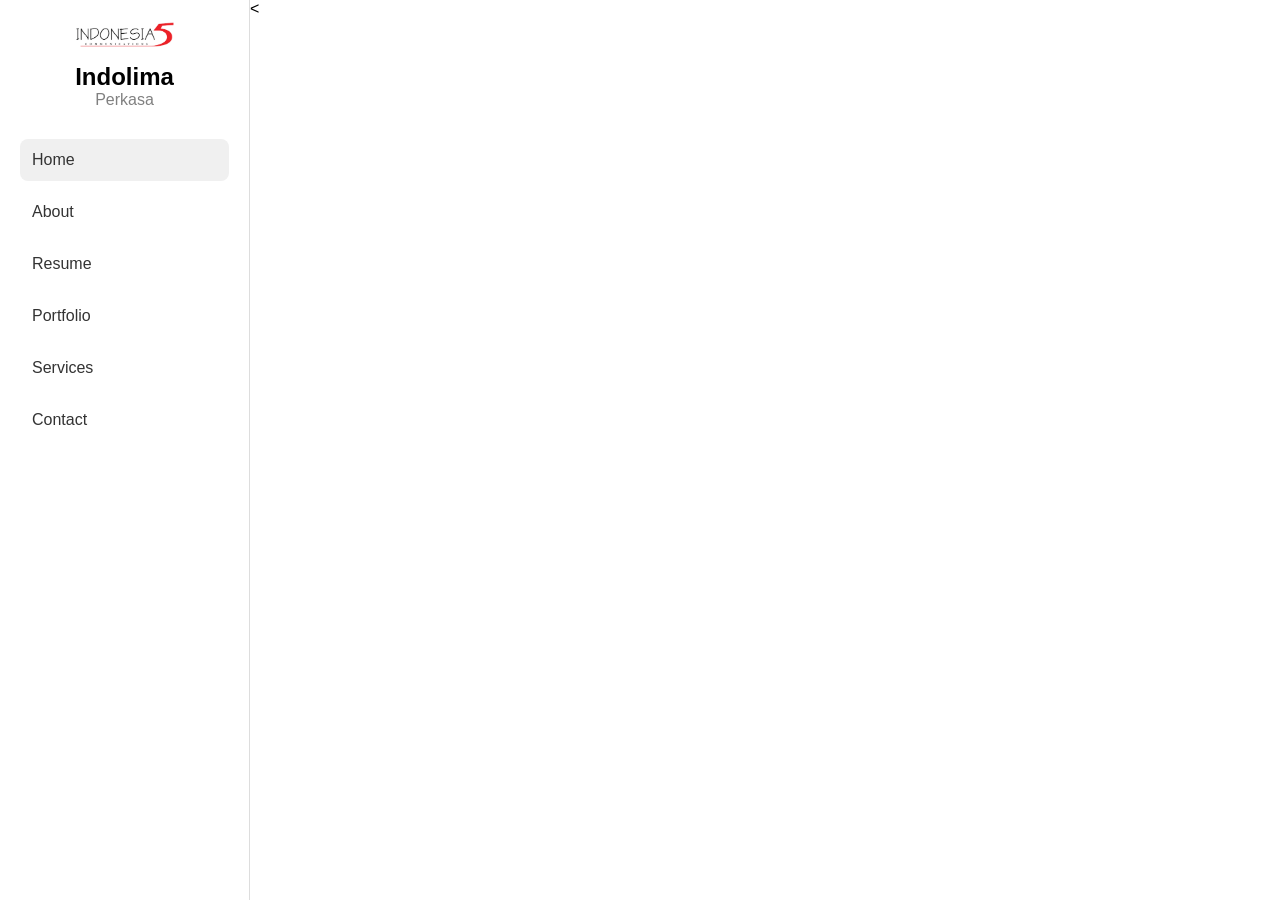
<file: fitur dasboard admin/admin.html>
<!DOCTYPE html>
<html lang="en">

<head>
    <meta charset="UTF-8">
    <title>PT Indolima Perkasa</title>
    <link rel="stylesheet" href="admin.css">
</head>

<body>

    <div class="container">

        <!-- SIDEBAR -->
        <div class="sidebar">
            <div class="profile">
                <img src="../foto logo/logo indolima.png" class="logo">
                <h2>Indolima</h2>
                <p>Perkasa</p>
            </div>

            <ul class="menu">
                <li class="active">Home</li>
                <li>About</li>
                <li>Resume</li>
                <li>Portfolio</li>
                <li>Services</li>
                <li>Contact</li>
            </ul>
        </div>

        <!-- MAIN CONTENT -->
        <div class="main">
            <div class="hero">
                < <div class="overlay">
                    <h1>PT Indolima Perkasa</h1>
                    <p id="typing">We Are Professional</p>
            </div>
        </div>
    </div>

    </div>

    <script src="admin.js"></script>
</body>

</html>
</file>
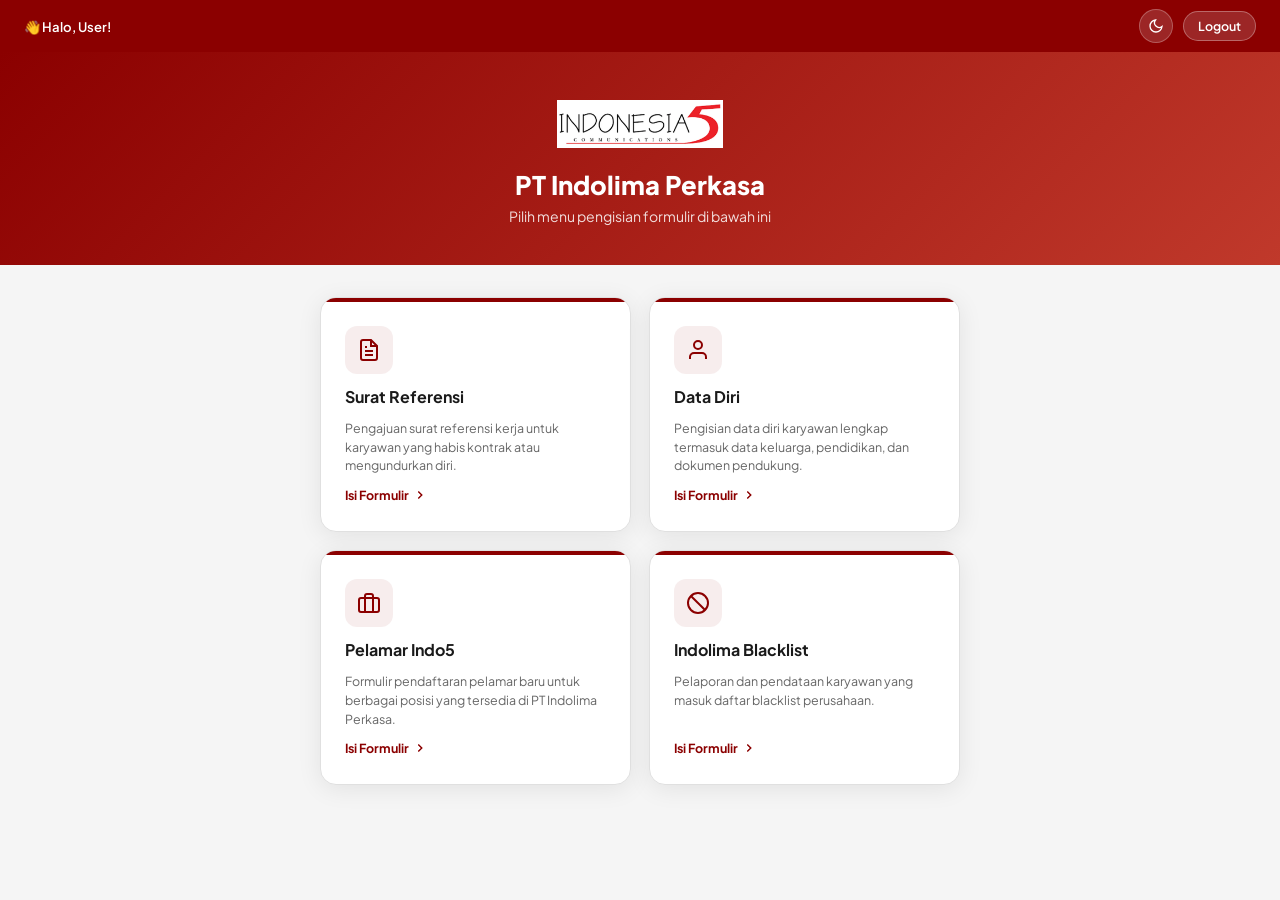
<file: tampilan user/dashboard.html>
<!DOCTYPE html>
<html lang="id">

<head>
    <meta charset="UTF-8">
    <meta name="viewport" content="width=device-width,initial-scale=1.0">
    <title>Dashboard - PT Indolima Perkasa</title>
    <link rel="stylesheet" href="dashboard.css">
    <style>
        .dashboard-hero {
            background: linear-gradient(135deg, #8B0000 0%, #c0392b 100%);
            padding: 48px 24px 40px;
            text-align: center;
            color: #fff;
        }

        .dashboard-hero img {
            height: 48px;
            margin-bottom: 16px;
        }


        .dashboard-hero h1 {
            font-size: 1.6rem;
            font-weight: 800;
            margin-bottom: 6px;
        }

        .dashboard-hero p {
            font-size: 0.88rem;
            opacity: 0.85;
        }

        .user-badge {
            display: inline-flex;
            align-items: center;
            gap: 8px;
            background: rgba(255, 255, 255, 0.15);
            border: 1px solid rgba(255, 255, 255, 0.3);
            padding: 6px 16px;
            border-radius: 20px;
            font-size: 0.82rem;
            font-weight: 600;
            margin-bottom: 24px;
        }

        .menu-grid {
            display: grid;
            grid-template-columns: repeat(2, 1fr);
            gap: 18px;
            max-width: 680px;
            margin: 0 auto;
            padding: 32px 20px 60px;
        }

        @media(max-width:500px) {
            .menu-grid {
                grid-template-columns: 1fr;
            }
        }

        .menu-card {
            background: var(--card);
            border-radius: 16px;
            box-shadow: var(--shadow);
            border: 1px solid var(--border);
            padding: 28px 24px;
            text-decoration: none;
            color: var(--text);
            display: flex;
            flex-direction: column;
            align-items: flex-start;
            gap: 12px;
            transition: transform 0.2s, box-shadow 0.2s, border-color 0.2s;
            position: relative;
            overflow: hidden;
        }

        .menu-card::before {
            content: '';
            position: absolute;
            top: 0;
            left: 0;
            right: 0;
            height: 4px;
            background: var(--primary);
        }

        .menu-card:hover {
            transform: translateY(-4px);
            box-shadow: 0 12px 32px rgba(139, 0, 0, 0.15);
            border-color: var(--primary);
        }

        .menu-icon {
            width: 48px;
            height: 48px;
            border-radius: 12px;
            background: var(--primary-light);
            display: flex;
            align-items: center;
            justify-content: center;
        }

        .menu-icon svg {
            width: 24px;
            height: 24px;
            color: var(--primary);
        }

        .menu-card h3 {
            font-size: 1rem;
            font-weight: 700;
            color: var(--text);
        }

        .menu-card p {
            font-size: 0.78rem;
            color: var(--subtext);
            line-height: 1.5;
        }

        .menu-arrow {
            margin-top: auto;
            display: flex;
            align-items: center;
            gap: 4px;
            font-size: 0.78rem;
            font-weight: 700;
            color: var(--primary);
        }

        .dash-topbar {
            background: var(--primary);
            padding: 0 24px;
            height: 52px;
            display: flex;
            align-items: center;
            justify-content: space-between;
            position: sticky;
            top: 0;
            z-index: 100;
        }

        .dash-topbar span {
            color: #fff;
            font-size: 0.82rem;
            font-weight: 600;
        }

        .btn-logout {
            padding: 6px 14px;
            border-radius: 20px;
            font-size: 0.78rem;
            font-weight: 600;
            background: rgba(255, 255, 255, 0.15);
            color: #fff;
            border: 1px solid rgba(255, 255, 255, 0.3);
            cursor: pointer;
            transition: all 0.2s;
            font-family: 'Plus Jakarta Sans', sans-serif;
        }

        .btn-logout:hover {
            background: rgba(255, 255, 255, 0.25);
        }
    </style>
</head>

<body>

    <div class="dash-topbar">
        <span id="greetUser">👋 Selamat datang!</span>
        <div style="display:flex;align-items:center;gap:10px;">
            <button class="theme-btn" onclick="toggleTheme()" title="Ganti tema">
                <svg id="iconMoon" viewBox="0 0 24 24" fill="none" stroke="currentColor" stroke-width="2">
                    <path d="M21 12.79A9 9 0 1 1 11.21 3 7 7 0 0 0 21 12.79z" />
                </svg>
                <svg id="iconSun" viewBox="0 0 24 24" fill="none" stroke="currentColor" stroke-width="2"
                    style="display:none">
                    <circle cx="12" cy="12" r="5" />
                    <line x1="12" y1="1" x2="12" y2="3" />
                    <line x1="12" y1="21" x2="12" y2="23" />
                    <line x1="4.22" y1="4.22" x2="5.64" y2="5.64" />
                    <line x1="18.36" y1="18.36" x2="19.78" y2="19.78" />
                    <line x1="1" y1="12" x2="3" y2="12" />
                    <line x1="21" y1="12" x2="23" y2="12" />
                    <line x1="4.22" y1="19.78" x2="5.64" y2="18.36" />
                    <line x1="18.36" y1="5.64" x2="19.78" y2="4.22" />
                </svg>
            </button>
            <button class="btn-logout" onclick="logout()">Logout</button>
        </div>
    </div>

    <div class="dashboard-hero">



        <img src="../foto logo/logo indolima copy.png" alt="Logo Indolima">
        <h1>PT Indolima Perkasa</h1>
        <p>Pilih menu pengisian formulir di bawah ini</p>
    </div>

    <div class="menu-grid">

        <a class="menu-card" href="formrefrnesi.html">
            <div class="menu-icon">
                <svg viewBox="0 0 24 24" fill="none" stroke="currentColor" stroke-width="2">
                    <path d="M14 2H6a2 2 0 0 0-2 2v16a2 2 0 0 0 2 2h12a2 2 0 0 0 2-2V8z" />
                    <polyline points="14 2 14 8 20 8" />
                    <line x1="16" y1="13" x2="8" y2="13" />
                    <line x1="16" y1="17" x2="8" y2="17" />
                    <polyline points="10 9 9 9 8 9" />
                </svg>
            </div>
            <h3>Surat Referensi</h3>
            <p>Pengajuan surat referensi kerja untuk karyawan yang habis kontrak atau mengundurkan diri.</p>
            <div class="menu-arrow">Isi Formulir <svg width="14" height="14" viewBox="0 0 24 24" fill="none"
                    stroke="currentColor" stroke-width="2.5">
                    <polyline points="9 18 15 12 9 6" />
                </svg></div>
        </a>

        <a class="menu-card" href="formdatadiri.html">
            <div class="menu-icon">
                <svg viewBox="0 0 24 24" fill="none" stroke="currentColor" stroke-width="2">
                    <path d="M20 21v-2a4 4 0 0 0-4-4H8a4 4 0 0 0-4 4v2" />
                    <circle cx="12" cy="7" r="4" />
                </svg>
            </div>
            <h3>Data Diri</h3>
            <p>Pengisian data diri karyawan lengkap termasuk data keluarga, pendidikan, dan dokumen pendukung.</p>
            <div class="menu-arrow">Isi Formulir <svg width="14" height="14" viewBox="0 0 24 24" fill="none"
                    stroke="currentColor" stroke-width="2.5">
                    <polyline points="9 18 15 12 9 6" />
                </svg></div>
        </a>

        <a class="menu-card" href="formpelamar.html">
            <div class="menu-icon">
                <svg viewBox="0 0 24 24" fill="none" stroke="currentColor" stroke-width="2">
                    <rect x="2" y="7" width="20" height="14" rx="2" />
                    <path d="M16 21V5a2 2 0 0 0-2-2h-4a2 2 0 0 0-2 2v16" />
                </svg>
            </div>
            <h3>Pelamar Indo5</h3>
            <p>Formulir pendaftaran pelamar baru untuk berbagai posisi yang tersedia di PT Indolima Perkasa.</p>
            <div class="menu-arrow">Isi Formulir <svg width="14" height="14" viewBox="0 0 24 24" fill="none"
                    stroke="currentColor" stroke-width="2.5">
                    <polyline points="9 18 15 12 9 6" />
                </svg></div>
        </a>

        <a class="menu-card" href="formblaclits.html">
            <div class="menu-icon">
                <svg viewBox="0 0 24 24" fill="none" stroke="currentColor" stroke-width="2">
                    <circle cx="12" cy="12" r="10" />
                    <line x1="4.93" y1="4.93" x2="19.07" y2="19.07" />
                </svg>
            </div>
            <h3>Indolima Blacklist</h3>
            <p>Pelaporan dan pendataan karyawan yang masuk daftar blacklist perusahaan.</p>
            <div class="menu-arrow">Isi Formulir <svg width="14" height="14" viewBox="0 0 24 24" fill="none"
                    stroke="currentColor" stroke-width="2.5">
                    <polyline points="9 18 15 12 9 6" />
                </svg></div>
        </a>

    </div>

    <script>
        function applyTheme(t) { document.documentElement.setAttribute("data-theme", t); localStorage.setItem("theme", t); const m = document.getElementById("iconMoon"), s = document.getElementById("iconSun"); if (m) m.style.display = t === "dark" ? "none" : "block"; if (s) s.style.display = t === "dark" ? "block" : "none"; }
        function toggleTheme() { applyTheme(document.documentElement.getAttribute("data-theme") === "dark" ? "light" : "dark"); }
        applyTheme(localStorage.getItem("theme") || "light");

        const name = localStorage.getItem("userUsername") || "User";
        document.getElementById("greetUser").textContent = "👋 Halo, " + name + "!";

        function logout() {
            localStorage.removeItem("rememberUser");
            window.location.href = "loginuser.html";
        }
    </script>
</body>

</html>
</file>
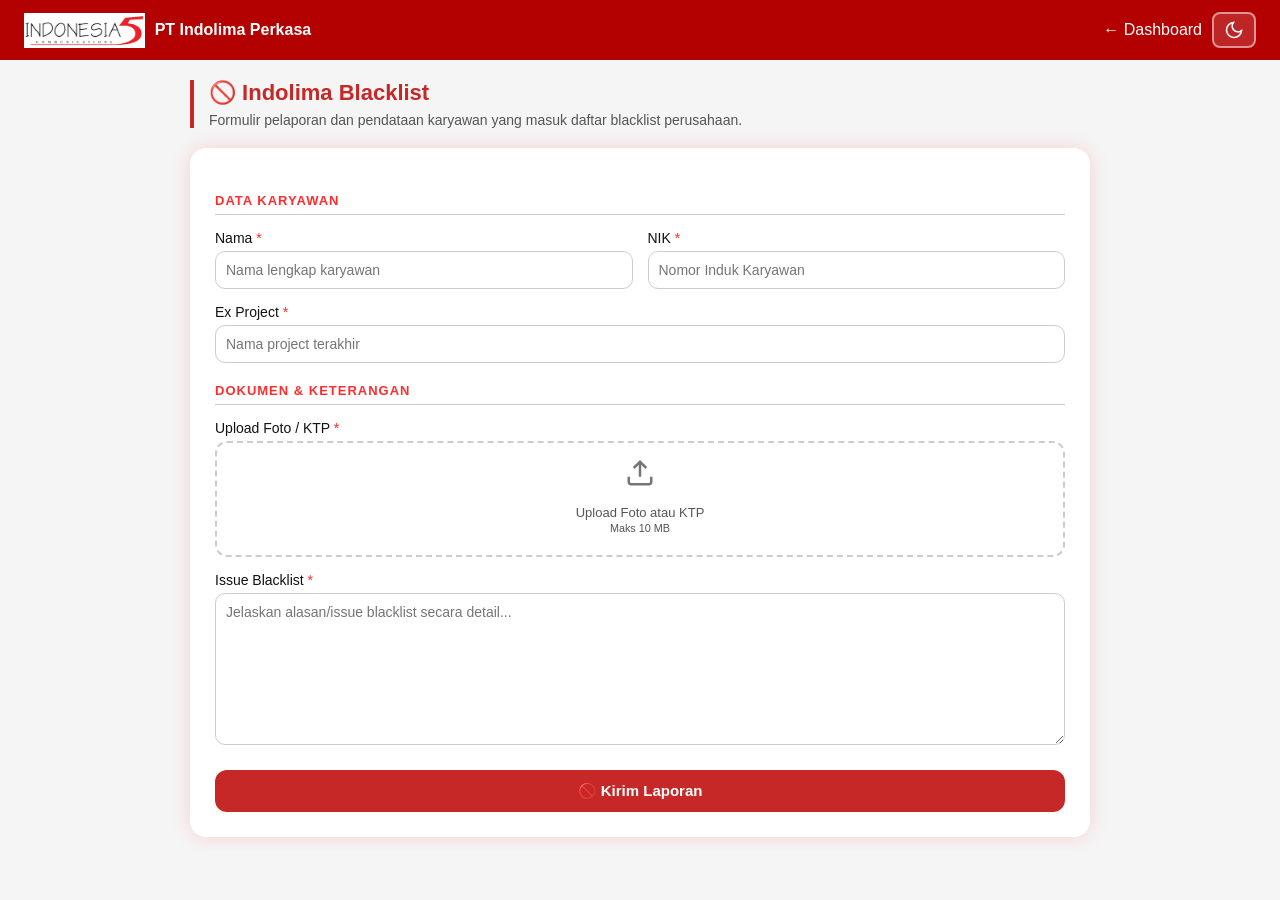
<file: tampilan user/formblaclits.html>
<!DOCTYPE html>
<html lang="id">

<head>
    <meta charset="UTF-8">
    <meta name="viewport" content="width=device-width,initial-scale=1.0">
    <title>Indolima Blacklist</title>
    <link rel="stylesheet" href="userlistdesain.css">
</head>

<body>
    <div class="topbar">
        <div class="topbar-left"><img class="topbar-logo"
                src="[data-uri]"
                alt="Indo5"><span class="topbar-title">PT Indolima Perkasa</span></div>
        <div class="topbar-right"><a class="btn-back" href="dashboard.html">← Dashboard</a><button class="theme-btn"
                onclick="toggleTheme()"><svg id="iconMoon" viewBox="0 0 24 24" fill="none" stroke="currentColor"
                    stroke-width="2">
                    <path d="M21 12.79A9 9 0 1 1 11.21 3 7 7 0 0 0 21 12.79z" />
                </svg><svg id="iconSun" viewBox="0 0 24 24" fill="none" stroke="currentColor" stroke-width="2"
                    style="display:none">
                    <circle cx="12" cy="12" r="5" />
                </svg></button></div>
    </div>
    <div class="container">
        <div class="form-header" style="border-left-color:#c62828;">
            <h1 style="color:#c62828;">🚫 Indolima Blacklist</h1>
            <p>Formulir pelaporan dan pendataan karyawan yang masuk daftar blacklist perusahaan.</p>
        </div>
        <form class="form-card" onsubmit="submitForm(event)">

            <div class="section-label">Data Karyawan</div>
            <div class="grid-2">
                <div class="field"><label>Nama <span class="req">*</span></label><input type="text" required
                        placeholder="Nama lengkap karyawan"></div>
                <div class="field"><label>NIK <span class="req">*</span></label><input type="text" required
                        placeholder="Nomor Induk Karyawan"></div>
            </div>
            <div class="field"><label>Ex Project <span class="req">*</span></label><input type="text" required
                    placeholder="Nama project terakhir"></div>

            <div class="section-label">Dokumen & Keterangan</div>
            <div class="field"><label>Upload Foto / KTP <span class="req">*</span></label>
                <div class="file-upload"><input type="file" accept="image/*" required>
                    <svg viewBox="0 0 24 24" fill="none" stroke="currentColor" stroke-width="2">
                        <path d="M21 15v4a2 2 0 0 1-2 2H5a2 2 0 0 1-2-2v-4" />
                        <polyline points="17 8 12 3 7 8" />
                        <line x1="12" y1="3" x2="12" y2="15" />
                    </svg>
                    <p>Upload Foto atau KTP<br><small>Maks 10 MB</small></p>
                    <div class="file-name"></div>
                </div>
            </div>
            <div class="field"><label>Issue Blacklist <span class="req">*</span></label>
                <textarea required placeholder="Jelaskan alasan/issue blacklist secara detail..."
                    style="min-height:130px;"></textarea>
            </div>

            <button type="submit" class="btn-submit" style="background:#c62828;">🚫 Kirim Laporan</button>
        </form>
    </div>
    <div class="toast" id="toast"></div>
    <script>function applyTheme(t) { document.documentElement.setAttribute("data-theme", t); localStorage.setItem("theme", t); const m = document.getElementById("iconMoon"), s = document.getElementById("iconSun"); if (m) m.style.display = t === "dark" ? "none" : "block"; if (s) s.style.display = t === "dark" ? "block" : "none"; } function toggleTheme() { applyTheme(document.documentElement.getAttribute("data-theme") === "dark" ? "light" : "dark"); } applyTheme(localStorage.getItem("theme") || "light"); document.querySelectorAll(".file-upload input").forEach(inp => { inp.addEventListener("change", function () { const fn = this.closest(".file-upload").querySelector(".file-name"); if (fn) { fn.textContent = this.files[0] ? this.files[0].name : ""; fn.style.display = this.files[0] ? "block" : "none"; } }); }); function showToast(msg) { const t = document.getElementById("toast"); t.textContent = msg; t.classList.add("show"); setTimeout(() => t.classList.remove("show"), 3000); } function submitForm(e) { e.preventDefault(); showToast("✅ Formulir berhasil dikirim! Terima kasih."); setTimeout(() => e.target.reset(), 3200); }</script>
</body>

</html>
</file>
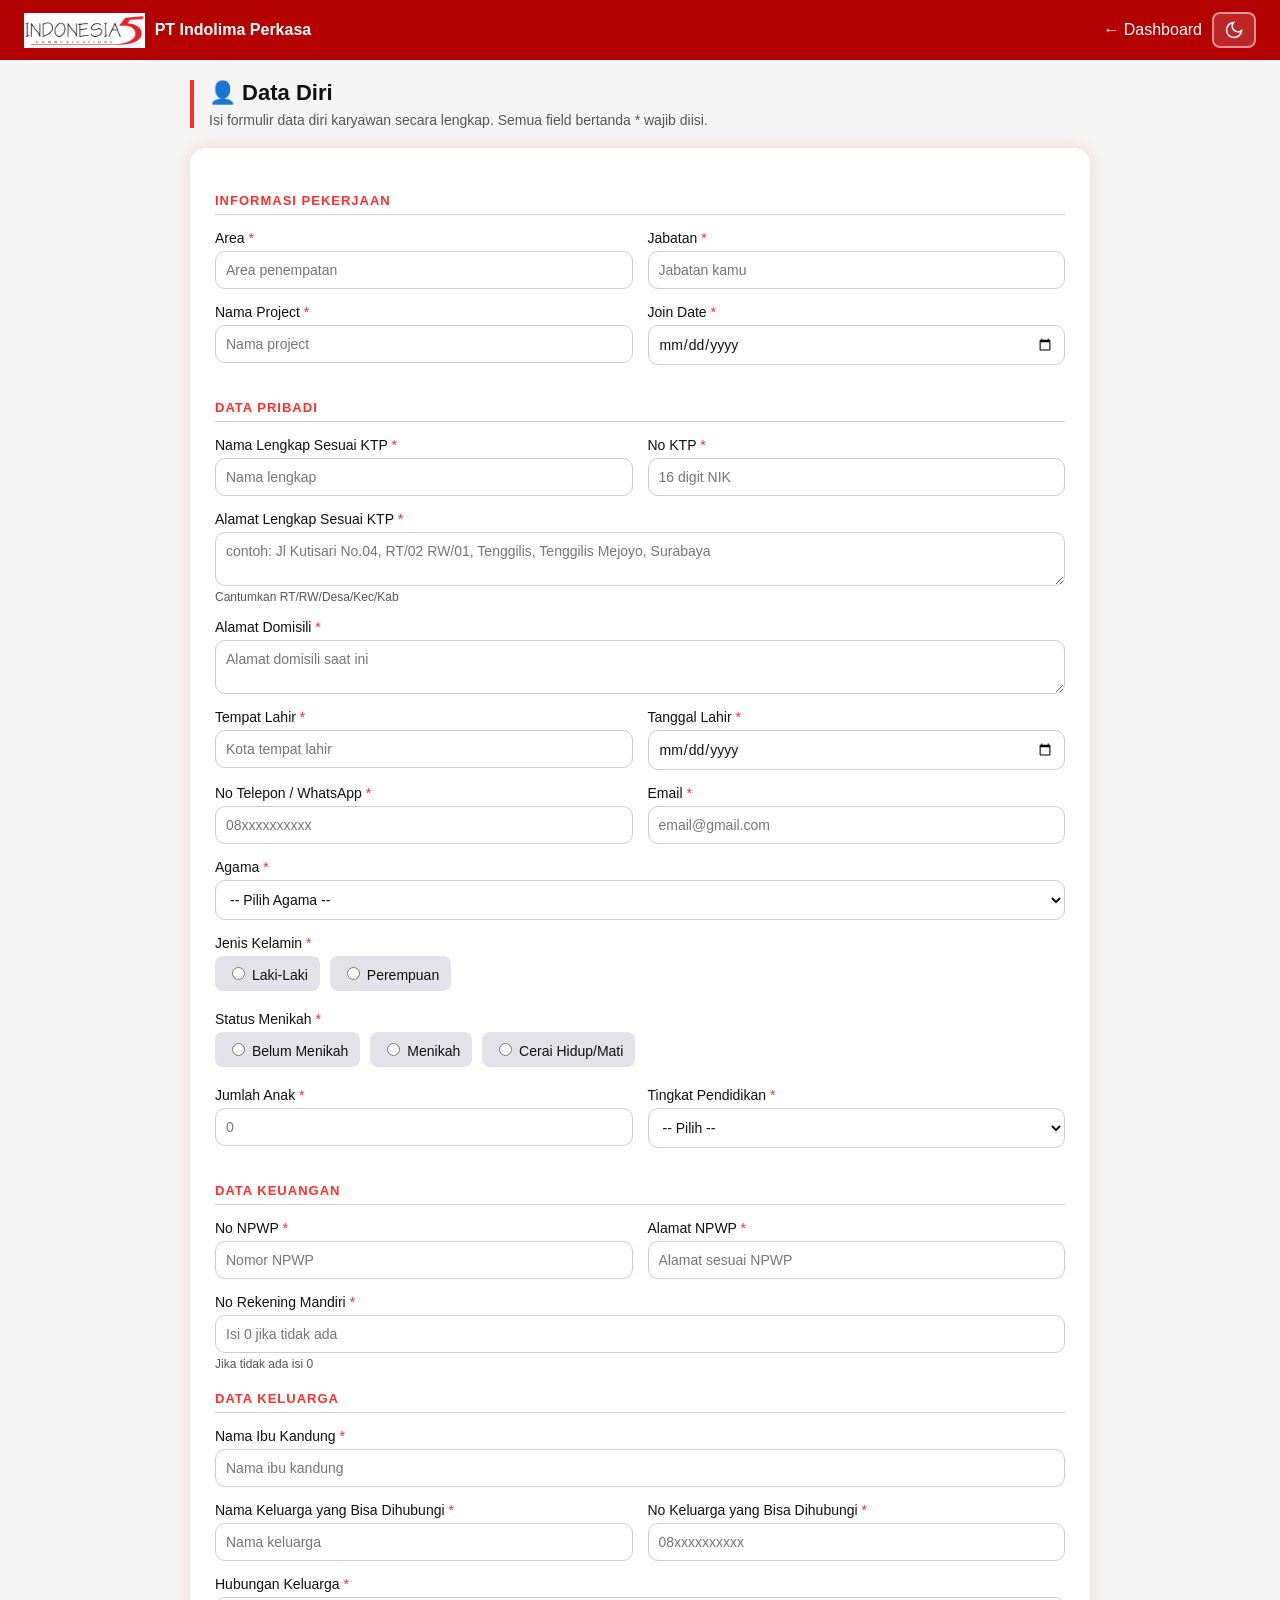
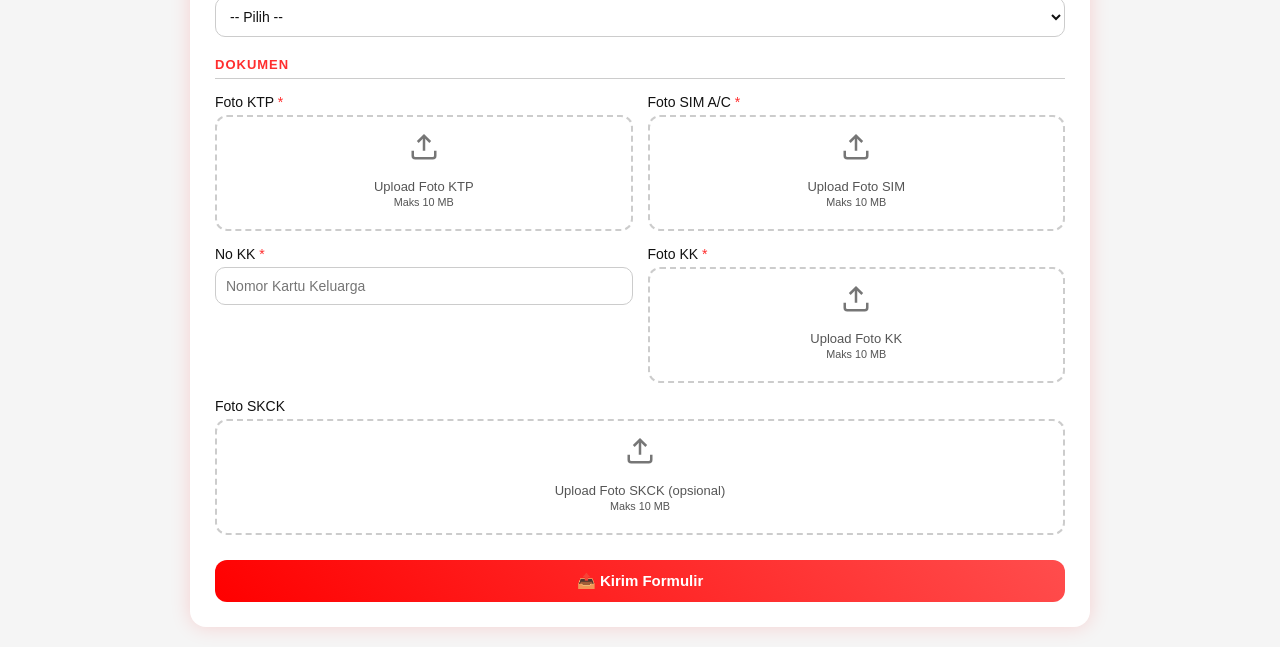
<file: tampilan user/formdatadiri.html>
<!DOCTYPE html>
<html lang="id">

<head>
    <meta charset="UTF-8">
    <meta name="viewport" content="width=device-width,initial-scale=1.0">
    <title>Data Diri - Indo5</title>
    <link rel="stylesheet" href="userlistdesain.css">
</head>

<body>
    <div class="topbar">
        <div class="topbar-left">
            <img class="topbar-logo"
                src="[data-uri]"
                alt="Indo5">
            <span class="topbar-title">PT Indolima Perkasa</span>
        </div>
        <div class="topbar-right">
            <a class="btn-back" href="dashboard.html">← Dashboard</a>
            <button class="theme-btn" onclick="toggleTheme()">
                <svg id="iconMoon" viewBox="0 0 24 24" fill="none" stroke="currentColor" stroke-width="2">
                    <path d="M21 12.79A9 9 0 1 1 11.21 3 7 7 0 0 0 21 12.79z" />
                </svg>
                <svg id="iconSun" viewBox="0 0 24 24" fill="none" stroke="currentColor" stroke-width="2"
                    style="display:none">
                    <circle cx="12" cy="12" r="5" />
                </svg>
            </button>
        </div>
    </div>
    <div class="container">
        <div class="form-header">
            <h1>👤 Data Diri</h1>
            <p>Isi formulir data diri karyawan secara lengkap. Semua field bertanda * wajib diisi.</p>
        </div>
        <form class="form-card" onsubmit="submitForm(event)">

            <div class="section-label">Informasi Pekerjaan</div>
            <div class="grid-2">
                <div class="field"><label>Area <span class="req">*</span></label><input type="text" required
                        placeholder="Area penempatan"></div>
                <div class="field"><label>Jabatan <span class="req">*</span></label><input type="text" required
                        placeholder="Jabatan kamu"></div>
            </div>
            <div class="grid-2">
                <div class="field"><label>Nama Project <span class="req">*</span></label><input type="text" required
                        placeholder="Nama project"></div>
                <div class="field"><label>Join Date <span class="req">*</span></label><input type="date" required></div>
            </div>

            <div class="section-label">Data Pribadi</div>
            <div class="grid-2">
                <div class="field"><label>Nama Lengkap Sesuai KTP <span class="req">*</span></label><input type="text"
                        required placeholder="Nama lengkap"></div>
                <div class="field"><label>No KTP <span class="req">*</span></label><input type="text" required
                        placeholder="16 digit NIK"></div>
            </div>
            <div class="field"><label>Alamat Lengkap Sesuai KTP <span class="req">*</span></label>
                <textarea required
                    placeholder="contoh: Jl Kutisari No.04, RT/02 RW/01, Tenggilis, Tenggilis Mejoyo, Surabaya"></textarea>
                <div class="hint">Cantumkan RT/RW/Desa/Kec/Kab</div>
            </div>
            <div class="field"><label>Alamat Domisili <span class="req">*</span></label>
                <textarea required placeholder="Alamat domisili saat ini"></textarea>
            </div>
            <div class="grid-2">
                <div class="field"><label>Tempat Lahir <span class="req">*</span></label><input type="text" required
                        placeholder="Kota tempat lahir"></div>
                <div class="field"><label>Tanggal Lahir <span class="req">*</span></label><input type="date" required>
                </div>
            </div>
            <div class="grid-2">
                <div class="field"><label>No Telepon / WhatsApp <span class="req">*</span></label><input type="tel"
                        required placeholder="08xxxxxxxxxx"></div>
                <div class="field"><label>Email <span class="req">*</span></label><input type="email" required
                        placeholder="email@gmail.com"></div>
            </div>

            <div class="field"><label>Agama <span class="req">*</span></label>
                <select required>
                    <option value="">-- Pilih Agama --</option>
                    <option>Islam</option>
                    <option>Kristen</option>
                    <option>Katolik</option>
                    <option>Hindu</option>
                    <option>Buddha</option>
                    <option>Konghucu</option>
                </select>
            </div>
            <div class="field"><label>Jenis Kelamin <span class="req">*</span></label>
                <div class="radio-group">
                    <label class="radio-item"><input type="radio" name="jk" required> Laki-Laki</label>
                    <label class="radio-item"><input type="radio" name="jk"> Perempuan</label>
                </div>
            </div>
            <div class="field"><label>Status Menikah <span class="req">*</span></label>
                <div class="radio-group">
                    <label class="radio-item"><input type="radio" name="status" required> Belum Menikah</label>
                    <label class="radio-item"><input type="radio" name="status"> Menikah</label>
                    <label class="radio-item"><input type="radio" name="status"> Cerai Hidup/Mati</label>
                </div>
            </div>
            <div class="grid-2">
                <div class="field"><label>Jumlah Anak <span class="req">*</span></label><input type="number" required
                        min="0" placeholder="0"></div>
                <div class="field"><label>Tingkat Pendidikan <span class="req">*</span></label>
                    <select required>
                        <option value="">-- Pilih --</option>
                        <option>SMA</option>
                        <option>D1</option>
                        <option>D2</option>
                        <option>D3</option>
                        <option>D4/S1</option>
                        <option>S2</option>
                    </select>
                </div>
            </div>

            <div class="section-label">Data Keuangan</div>
            <div class="grid-2">
                <div class="field"><label>No NPWP <span class="req">*</span></label><input type="text" required
                        placeholder="Nomor NPWP"></div>
                <div class="field"><label>Alamat NPWP <span class="req">*</span></label><input type="text" required
                        placeholder="Alamat sesuai NPWP"></div>
            </div>
            <div class="field"><label>No Rekening Mandiri <span class="req">*</span></label>
                <input type="text" required placeholder="Isi 0 jika tidak ada">
                <div class="hint">Jika tidak ada isi 0</div>
            </div>

            <div class="section-label">Data Keluarga</div>
            <div class="field"><label>Nama Ibu Kandung <span class="req">*</span></label><input type="text" required
                    placeholder="Nama ibu kandung"></div>
            <div class="grid-2">
                <div class="field"><label>Nama Keluarga yang Bisa Dihubungi <span class="req">*</span></label><input
                        type="text" required placeholder="Nama keluarga"></div>
                <div class="field"><label>No Keluarga yang Bisa Dihubungi <span class="req">*</span></label><input
                        type="tel" required placeholder="08xxxxxxxxxx"></div>
            </div>
            <div class="field"><label>Hubungan Keluarga <span class="req">*</span></label>
                <select required>
                    <option value="">-- Pilih --</option>
                    <option>Orang Tua</option>
                    <option>Suami/Istri</option>
                    <option>Saudara</option>
                    <option>Lainnya</option>
                </select>
            </div>

            <div class="section-label">Dokumen</div>
            <div class="grid-2">
                <div class="field"><label>Foto KTP <span class="req">*</span></label>
                    <div class="file-upload"><input type="file" accept="image/*" required>
                        <svg viewBox="0 0 24 24" fill="none" stroke="currentColor" stroke-width="2">
                            <path d="M21 15v4a2 2 0 0 1-2 2H5a2 2 0 0 1-2-2v-4" />
                            <polyline points="17 8 12 3 7 8" />
                            <line x1="12" y1="3" x2="12" y2="15" />
                        </svg>
                        <p>Upload Foto KTP<br><small>Maks 10 MB</small></p>
                        <div class="file-name"></div>
                    </div>
                </div>
                <div class="field"><label>Foto SIM A/C <span class="req">*</span></label>
                    <div class="file-upload"><input type="file" accept="image/*" required>
                        <svg viewBox="0 0 24 24" fill="none" stroke="currentColor" stroke-width="2">
                            <path d="M21 15v4a2 2 0 0 1-2 2H5a2 2 0 0 1-2-2v-4" />
                            <polyline points="17 8 12 3 7 8" />
                            <line x1="12" y1="3" x2="12" y2="15" />
                        </svg>
                        <p>Upload Foto SIM<br><small>Maks 10 MB</small></p>
                        <div class="file-name"></div>
                    </div>
                </div>
            </div>
            <div class="grid-2">
                <div class="field"><label>No KK <span class="req">*</span></label><input type="text" required
                        placeholder="Nomor Kartu Keluarga"></div>
                <div class="field"><label>Foto KK <span class="req">*</span></label>
                    <div class="file-upload"><input type="file" accept="image/*" required>
                        <svg viewBox="0 0 24 24" fill="none" stroke="currentColor" stroke-width="2">
                            <path d="M21 15v4a2 2 0 0 1-2 2H5a2 2 0 0 1-2-2v-4" />
                            <polyline points="17 8 12 3 7 8" />
                            <line x1="12" y1="3" x2="12" y2="15" />
                        </svg>
                        <p>Upload Foto KK<br><small>Maks 10 MB</small></p>
                        <div class="file-name"></div>
                    </div>
                </div>
            </div>
            <div class="field"><label>Foto SKCK</label>
                <div class="file-upload"><input type="file" accept="image/*">
                    <svg viewBox="0 0 24 24" fill="none" stroke="currentColor" stroke-width="2">
                        <path d="M21 15v4a2 2 0 0 1-2 2H5a2 2 0 0 1-2-2v-4" />
                        <polyline points="17 8 12 3 7 8" />
                        <line x1="12" y1="3" x2="12" y2="15" />
                    </svg>
                    <p>Upload Foto SKCK (opsional)<br><small>Maks 10 MB</small></p>
                    <div class="file-name"></div>
                </div>
            </div>

            <button type="submit" class="btn-submit">📤 Kirim Formulir</button>
        </form>
    </div>
    <div class="toast" id="toast"></div>
    <script>
        function applyTheme(t) { document.documentElement.setAttribute("data-theme", t); localStorage.setItem("theme", t); const m = document.getElementById("iconMoon"), s = document.getElementById("iconSun"); if (m) m.style.display = t === "dark" ? "none" : "block"; if (s) s.style.display = t === "dark" ? "block" : "none"; }
        function toggleTheme() { applyTheme(document.documentElement.getAttribute("data-theme") === "dark" ? "light" : "dark"); }
        applyTheme(localStorage.getItem("theme") || "light");
        document.querySelectorAll(".file-upload input").forEach(inp => { inp.addEventListener("change", function () { const fn = this.closest(".file-upload").querySelector(".file-name"); if (fn) { fn.textContent = this.files[0] ? this.files[0].name : ""; fn.style.display = this.files[0] ? "block" : "none"; } }); });
        function showToast(msg) { const t = document.getElementById("toast"); t.textContent = msg; t.classList.add("show"); setTimeout(() => t.classList.remove("show"), 3000); }
        function submitForm(e) { e.preventDefault(); showToast("✅ Formulir berhasil dikirim! Terima kasih."); setTimeout(() => e.target.reset(), 3200); }
    </script>
    <div class="toast"></div>

    <script src="userform.js"></script>
</body>

</html>
</file>
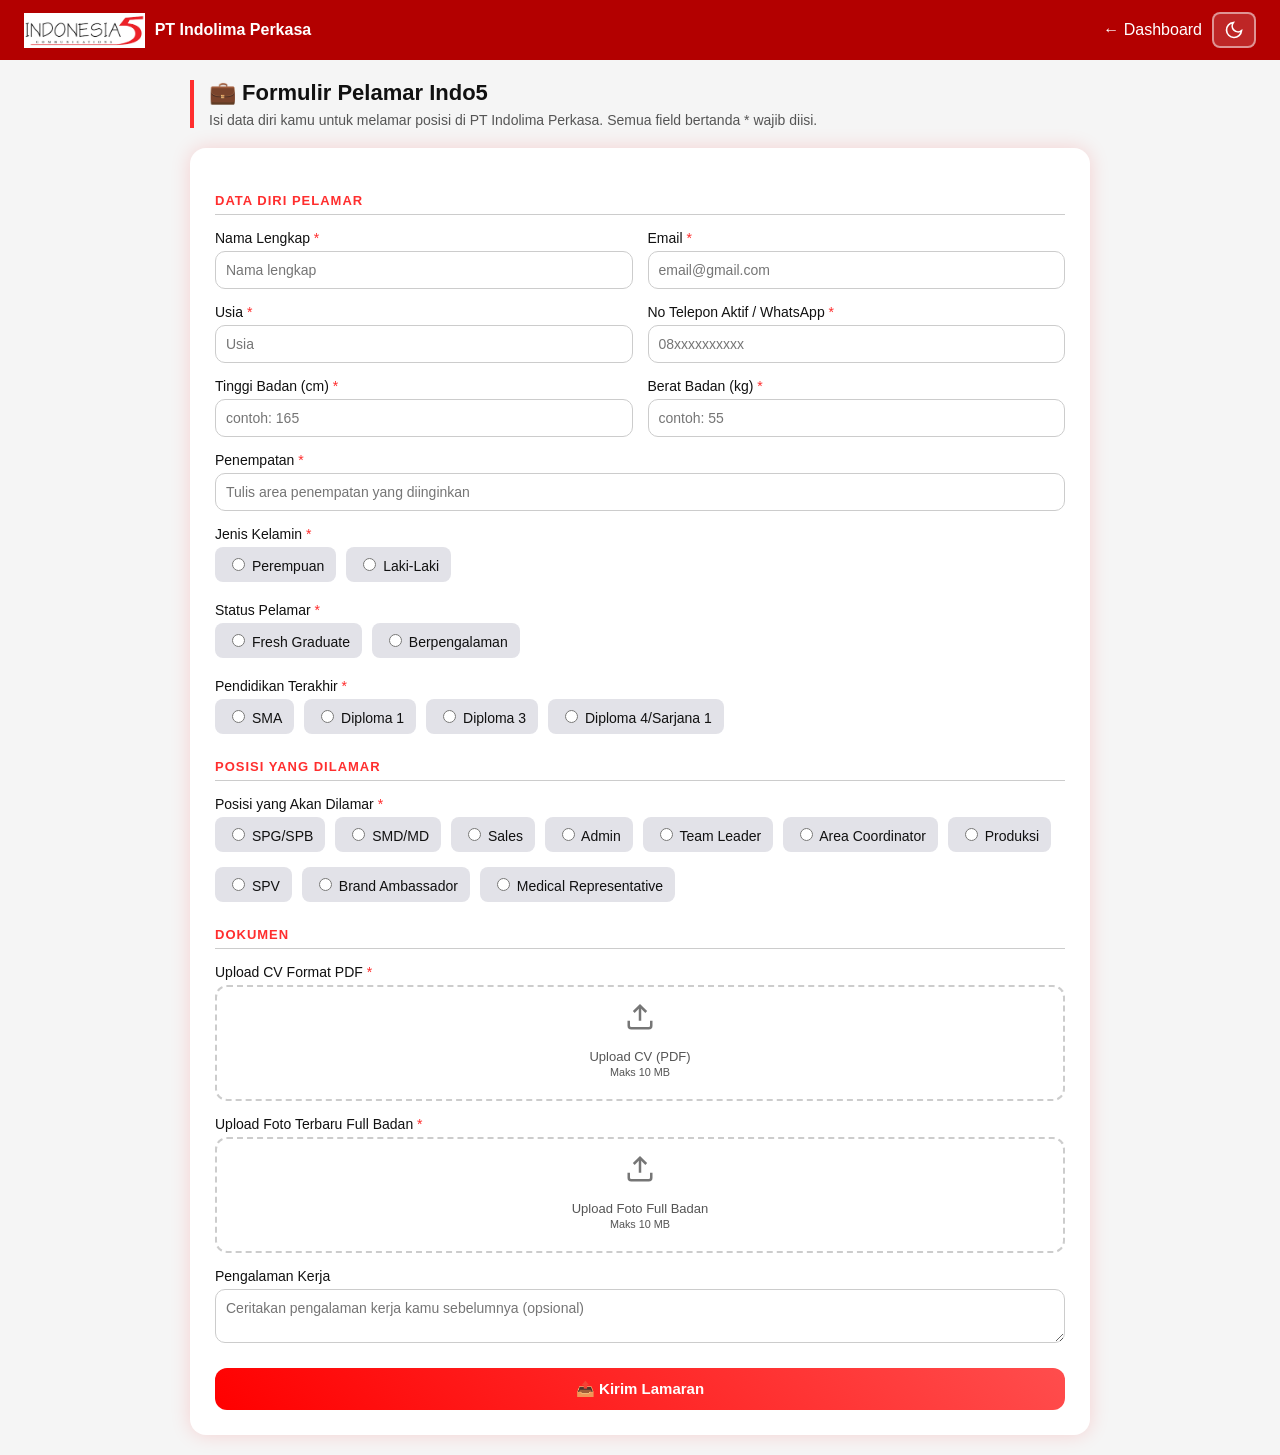
<file: tampilan user/formpelamar.html>
<!DOCTYPE html>
<html lang="id">

<head>
    <meta charset="UTF-8">
    <meta name="viewport" content="width=device-width,initial-scale=1.0">
    <title>Pelamar Indo5</title>
    <link rel="stylesheet" href="userlistdesain.css">
</head>

<body>
    <div class="topbar">
        <div class="topbar-left"><img class="topbar-logo"
                src="[data-uri]"
                alt="Indo5"><span class="topbar-title">PT Indolima Perkasa</span></div>
        <div class="topbar-right"><a class="btn-back" href="dashboard.html">← Dashboard</a><button class="theme-btn"
                onclick="toggleTheme()"><svg id="iconMoon" viewBox="0 0 24 24" fill="none" stroke="currentColor"
                    stroke-width="2">
                    <path d="M21 12.79A9 9 0 1 1 11.21 3 7 7 0 0 0 21 12.79z" />
                </svg><svg id="iconSun" viewBox="0 0 24 24" fill="none" stroke="currentColor" stroke-width="2"
                    style="display:none">
                    <circle cx="12" cy="12" r="5" />
                </svg></button></div>
    </div>
    <div class="container">
        <div class="form-header">
            <h1>💼 Formulir Pelamar Indo5</h1>
            <p>Isi data diri kamu untuk melamar posisi di PT Indolima Perkasa. Semua field bertanda * wajib diisi.</p>
        </div>
        <form class="form-card" onsubmit="submitForm(event)">

            <div class="section-label">Data Diri Pelamar</div>
            <div class="grid-2">
                <div class="field"><label>Nama Lengkap <span class="req">*</span></label><input type="text" required
                        placeholder="Nama lengkap"></div>
                <div class="field"><label>Email <span class="req">*</span></label><input type="email" required
                        placeholder="email@gmail.com"></div>
            </div>
            <div class="grid-2">
                <div class="field"><label>Usia <span class="req">*</span></label><input type="number" required min="17"
                        max="60" placeholder="Usia"></div>
                <div class="field"><label>No Telepon Aktif / WhatsApp <span class="req">*</span></label><input
                        type="tel" required placeholder="08xxxxxxxxxx"></div>
            </div>
            <div class="grid-2">
                <div class="field"><label>Tinggi Badan (cm) <span class="req">*</span></label><input type="number"
                        required placeholder="contoh: 165"></div>
                <div class="field"><label>Berat Badan (kg) <span class="req">*</span></label><input type="number"
                        required placeholder="contoh: 55"></div>
            </div>
            <div class="field"><label>Penempatan <span class="req">*</span></label>
                <input type="text" required placeholder="Tulis area penempatan yang diinginkan">
            </div>

            <div class="field"><label>Jenis Kelamin <span class="req">*</span></label>
                <div class="radio-group">
                    <label class="radio-item"><input type="radio" name="jk" required> Perempuan</label>
                    <label class="radio-item"><input type="radio" name="jk"> Laki-Laki</label>
                </div>
            </div>
            <div class="field"><label>Status Pelamar <span class="req">*</span></label>
                <div class="radio-group">
                    <label class="radio-item"><input type="radio" name="status" required> Fresh Graduate</label>
                    <label class="radio-item"><input type="radio" name="status"> Berpengalaman</label>
                </div>
            </div>
            <div class="field"><label>Pendidikan Terakhir <span class="req">*</span></label>
                <div class="radio-group">
                    <label class="radio-item"><input type="radio" name="pendidikan" required> SMA</label>
                    <label class="radio-item"><input type="radio" name="pendidikan"> Diploma 1</label>
                    <label class="radio-item"><input type="radio" name="pendidikan"> Diploma 3</label>
                    <label class="radio-item"><input type="radio" name="pendidikan"> Diploma 4/Sarjana 1</label>
                </div>
            </div>

            <div class="section-label">Posisi yang Dilamar</div>
            <div class="field"><label>Posisi yang Akan Dilamar <span class="req">*</span></label>
                <div class="radio-group">
                    <label class="radio-item"><input type="radio" name="posisi" required> SPG/SPB</label>
                    <label class="radio-item"><input type="radio" name="posisi"> SMD/MD</label>
                    <label class="radio-item"><input type="radio" name="posisi"> Sales</label>
                    <label class="radio-item"><input type="radio" name="posisi"> Admin</label>
                    <label class="radio-item"><input type="radio" name="posisi"> Team Leader</label>
                    <label class="radio-item"><input type="radio" name="posisi"> Area Coordinator</label>
                    <label class="radio-item"><input type="radio" name="posisi"> Produksi</label>
                    <label class="radio-item"><input type="radio" name="posisi"> SPV</label>
                    <label class="radio-item"><input type="radio" name="posisi"> Brand Ambassador</label>
                    <label class="radio-item"><input type="radio" name="posisi"> Medical Representative</label>
                </div>
            </div>

            <div class="section-label">Dokumen</div>
            <div class="field"><label>Upload CV Format PDF <span class="req">*</span></label>
                <div class="file-upload"><input type="file" accept=".pdf" required>
                    <svg viewBox="0 0 24 24" fill="none" stroke="currentColor" stroke-width="2">
                        <path d="M21 15v4a2 2 0 0 1-2 2H5a2 2 0 0 1-2-2v-4" />
                        <polyline points="17 8 12 3 7 8" />
                        <line x1="12" y1="3" x2="12" y2="15" />
                    </svg>
                    <p>Upload CV (PDF)<br><small>Maks 10 MB</small></p>
                    <div class="file-name"></div>
                </div>
            </div>
            <div class="field"><label>Upload Foto Terbaru Full Badan <span class="req">*</span></label>
                <div class="file-upload"><input type="file" accept="image/*" required>
                    <svg viewBox="0 0 24 24" fill="none" stroke="currentColor" stroke-width="2">
                        <path d="M21 15v4a2 2 0 0 1-2 2H5a2 2 0 0 1-2-2v-4" />
                        <polyline points="17 8 12 3 7 8" />
                        <line x1="12" y1="3" x2="12" y2="15" />
                    </svg>
                    <p>Upload Foto Full Badan<br><small>Maks 10 MB</small></p>
                    <div class="file-name"></div>
                </div>
            </div>

            <div class="field"><label>Pengalaman Kerja</label>
                <textarea placeholder="Ceritakan pengalaman kerja kamu sebelumnya (opsional)"></textarea>
            </div>

            <button type="submit" class="btn-submit">📤 Kirim Lamaran</button>
        </form>
    </div>
    <div class="toast" id="toast"></div>
    <script>function applyTheme(t) { document.documentElement.setAttribute("data-theme", t); localStorage.setItem("theme", t); const m = document.getElementById("iconMoon"), s = document.getElementById("iconSun"); if (m) m.style.display = t === "dark" ? "none" : "block"; if (s) s.style.display = t === "dark" ? "block" : "none"; } function toggleTheme() { applyTheme(document.documentElement.getAttribute("data-theme") === "dark" ? "light" : "dark"); } applyTheme(localStorage.getItem("theme") || "light"); document.querySelectorAll(".file-upload input").forEach(inp => { inp.addEventListener("change", function () { const fn = this.closest(".file-upload").querySelector(".file-name"); if (fn) { fn.textContent = this.files[0] ? this.files[0].name : ""; fn.style.display = this.files[0] ? "block" : "none"; } }); }); function showToast(msg) { const t = document.getElementById("toast"); t.textContent = msg; t.classList.add("show"); setTimeout(() => t.classList.remove("show"), 3000); } function submitForm(e) { e.preventDefault(); showToast("✅ Formulir berhasil dikirim! Terima kasih."); setTimeout(() => e.target.reset(), 3200); }</script>

    <div class="toast"></div>
    <script src="userform.js"></script>
</body>

</html>
</file>
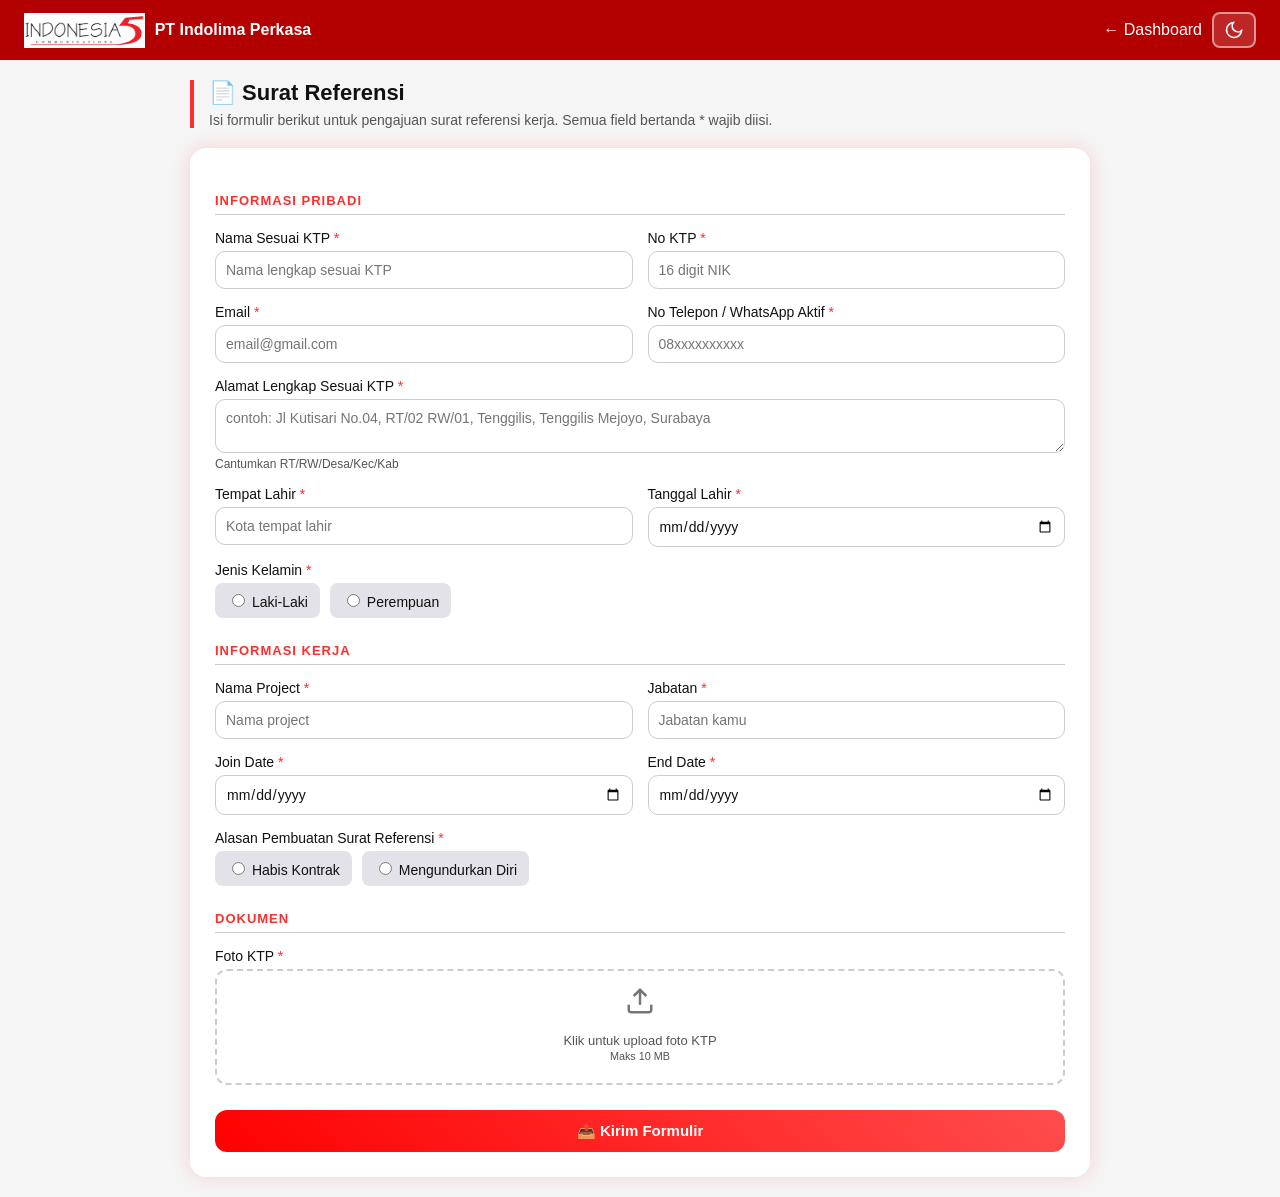
<file: tampilan user/formrefrnesi.html>
<!DOCTYPE html>
<html lang="id">

<head>
    <meta charset="UTF-8">
    <meta name="viewport" content="width=device-width,initial-scale=1.0">
    <title>Surat Referensi - Indo5</title>
    <link rel="stylesheet" href="userlistdesain.css">
</head>

<body>
    <div class="topbar">
        <div class="topbar-left">
            <img class="topbar-logo"
                src="[data-uri]"
                alt="Indo5">
            <span class="topbar-title">PT Indolima Perkasa</span>
        </div>
        <div class="topbar-right">
            <a class="btn-back" href="dashboard.html">← Dashboard</a>
            <button class="theme-btn" onclick="toggleTheme()">
                <svg id="iconMoon" viewBox="0 0 24 24" fill="none" stroke="currentColor" stroke-width="2">
                    <path d="M21 12.79A9 9 0 1 1 11.21 3 7 7 0 0 0 21 12.79z" />
                </svg>
                <svg id="iconSun" viewBox="0 0 24 24" fill="none" stroke="currentColor" stroke-width="2"
                    style="display:none">
                    <circle cx="12" cy="12" r="5" />
                    <line x1="12" y1="1" x2="12" y2="3" />
                    <line x1="12" y1="21" x2="12" y2="23" />
                </svg>
            </button>
        </div>
    </div>
    <div class="container">
        <div class="form-header">
            <h1>📄 Surat Referensi</h1>
            <p>Isi formulir berikut untuk pengajuan surat referensi kerja. Semua field bertanda * wajib diisi.</p>
        </div>
        <form class="form-card" onsubmit="submitForm(event)">

            <div class="section-label">Informasi Pribadi</div>
            <div class="grid-2">
                <div class="field"><label>Nama Sesuai KTP <span class="req">*</span></label><input type="text" required
                        placeholder="Nama lengkap sesuai KTP"></div>
                <div class="field"><label>No KTP <span class="req">*</span></label><input type="text" required
                        placeholder="16 digit NIK"></div>
            </div>
            <div class="grid-2">
                <div class="field"><label>Email <span class="req">*</span></label><input type="email" required
                        placeholder="email@gmail.com"></div>
                <div class="field"><label>No Telepon / WhatsApp Aktif <span class="req">*</span></label><input
                        type="tel" required placeholder="08xxxxxxxxxx"></div>
            </div>
            <div class="field"><label>Alamat Lengkap Sesuai KTP <span class="req">*</span></label>
                <textarea required
                    placeholder="contoh: Jl Kutisari No.04, RT/02 RW/01, Tenggilis, Tenggilis Mejoyo, Surabaya"></textarea>
                <div class="hint">Cantumkan RT/RW/Desa/Kec/Kab</div>
            </div>
            <div class="grid-2">
                <div class="field"><label>Tempat Lahir <span class="req">*</span></label><input type="text" required
                        placeholder="Kota tempat lahir"></div>
                <div class="field"><label>Tanggal Lahir <span class="req">*</span></label><input type="date" required>
                </div>
            </div>
            <div class="field"><label>Jenis Kelamin <span class="req">*</span></label>
                <div class="radio-group">
                    <label class="radio-item"><input type="radio" name="jk" required> Laki-Laki</label>
                    <label class="radio-item"><input type="radio" name="jk"> Perempuan</label>
                </div>
            </div>

            <div class="section-label">Informasi Kerja</div>
            <div class="grid-2">
                <div class="field"><label>Nama Project <span class="req">*</span></label><input type="text" required
                        placeholder="Nama project"></div>
                <div class="field"><label>Jabatan <span class="req">*</span></label><input type="text" required
                        placeholder="Jabatan kamu"></div>
            </div>
            <div class="grid-2">
                <div class="field"><label>Join Date <span class="req">*</span></label><input type="date" required></div>
                <div class="field"><label>End Date <span class="req">*</span></label><input type="date" required></div>
            </div>
            <div class="field"><label>Alasan Pembuatan Surat Referensi <span class="req">*</span></label>
                <div class="radio-group">
                    <label class="radio-item"><input type="radio" name="alasan" required> Habis Kontrak</label>
                    <label class="radio-item"><input type="radio" name="alasan"> Mengundurkan Diri</label>
                </div>
            </div>

            <div class="section-label">Dokumen</div>
            <div class="field"><label>Foto KTP <span class="req">*</span></label>
                <div class="file-upload">
                    <input type="file" accept="image/*" required>
                    <svg viewBox="0 0 24 24" fill="none" stroke="currentColor" stroke-width="2">
                        <path d="M21 15v4a2 2 0 0 1-2 2H5a2 2 0 0 1-2-2v-4" />
                        <polyline points="17 8 12 3 7 8" />
                        <line x1="12" y1="3" x2="12" y2="15" />
                    </svg>
                    <p>Klik untuk upload foto KTP<br><small>Maks 10 MB</small></p>
                    <div class="file-name"></div>
                </div>
            </div>

            <button type="submit" class="btn-submit">📤 Kirim Formulir</button>
        </form>
    </div>
    <div class="toast" id="toast"></div>
    <script>
        function applyTheme(t) { document.documentElement.setAttribute("data-theme", t); localStorage.setItem("theme", t); const m = document.getElementById("iconMoon"), s = document.getElementById("iconSun"); if (m) m.style.display = t === "dark" ? "none" : "block"; if (s) s.style.display = t === "dark" ? "block" : "none"; }
        function toggleTheme() { applyTheme(document.documentElement.getAttribute("data-theme") === "dark" ? "light" : "dark"); }
        applyTheme(localStorage.getItem("theme") || "light");
        document.querySelectorAll(".file-upload input").forEach(inp => { inp.addEventListener("change", function () { const fn = this.closest(".file-upload").querySelector(".file-name"); if (fn) { fn.textContent = this.files[0] ? this.files[0].name : ""; fn.style.display = this.files[0] ? "block" : "none"; } }); });
        function showToast(msg) { const t = document.getElementById("toast"); t.textContent = msg; t.classList.add("show"); setTimeout(() => t.classList.remove("show"), 3000); }
        function submitForm(e) { e.preventDefault(); showToast("✅ Formulir Surat Referensi berhasil dikirim!"); setTimeout(() => e.target.reset(), 3200); }
    </script>

    <div class="toast"></div>

    <script src="userform.js"></script>
</body>

</html>
</file>
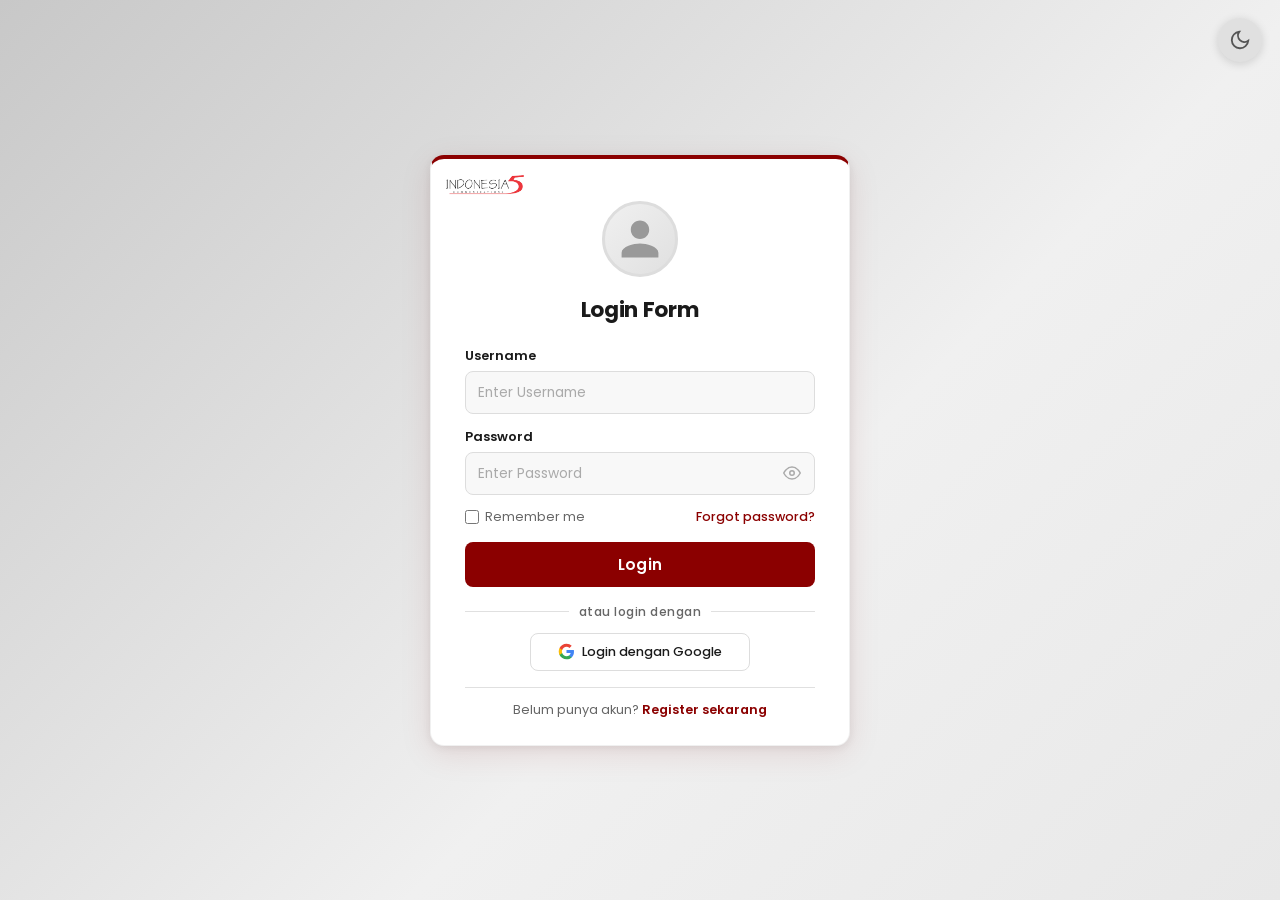
<file: tampilan user/loginuser.html>
<!DOCTYPE html>
<html lang="id">

<head>
    <meta charset="UTF-8">
    <meta name="viewport" content="width=device-width, initial-scale=1.0">
    <title>Login - PT Indolima Perkasa</title>
    <link rel="stylesheet" href="desainuser.css">
    <!-- Google Identity Services -->
    <script src="https://accounts.google.com/gsi/client" async defer></script>
</head>

<body>

    <!-- Dark/Light toggle -->
    <button class="theme-toggle" id="themeToggle" onclick="toggleTheme()" title="Ganti tema">
        <svg id="iconMoon" viewBox="0 0 24 24" fill="none" stroke="currentColor" stroke-width="2">
            <path d="M21 12.79A9 9 0 1 1 11.21 3 7 7 0 0 0 21 12.79z" />
        </svg>
        <svg id="iconSun" viewBox="0 0 24 24" fill="none" stroke="currentColor" stroke-width="2" style="display:none">
            <circle cx="12" cy="12" r="5" />
            <line x1="12" y1="1" x2="12" y2="3" />
            <line x1="12" y1="21" x2="12" y2="23" />
            <line x1="4.22" y1="4.22" x2="5.64" y2="5.64" />
            <line x1="18.36" y1="18.36" x2="19.78" y2="19.78" />
            <line x1="1" y1="12" x2="3" y2="12" />
            <line x1="21" y1="12" x2="23" y2="12" />
            <line x1="4.22" y1="19.78" x2="5.64" y2="18.36" />
            <line x1="18.36" y1="5.64" x2="19.78" y2="4.22" />
        </svg>
    </button>

    <div class="auth-wrapper">
        <div class="auth-box">

            <!-- Logo pojok kiri atas -->
            <div class="logo-corner">
                <img src="[data-uri]"
                    alt="Indonesia5 Communications">
            </div>

            <!-- Avatar -->
            <div class="avatar-area">
                <div class="avatar-circle">
                    <svg viewBox="0 0 24 24" fill="currentColor">
                        <path
                            d="M12 12c2.7 0 4.8-2.1 4.8-4.8S14.7 2.4 12 2.4 7.2 4.5 7.2 7.2 9.3 12 12 12zm0 2.4c-3.2 0-9.6 1.6-9.6 4.8v2.4h19.2v-2.4c0-3.2-6.4-4.8-9.6-4.8z" />
                    </svg>
                </div>
            </div>

            <h2>Login Form</h2>

            <!-- Username -->
            <div class="field-group">
                <label for="username">Username</label>
                <div class="input-wrap">
                    <input type="text" id="username" placeholder="Enter Username">
                </div>
            </div>

            <!-- Password -->
            <div class="field-group">
                <label for="password">Password</label>
                <div class="input-wrap">
                    <input type="password" id="password" placeholder="Enter Password">
                    <button class="eye-btn" type="button" onclick="togglePassword('password',this)"
                        title="Tampilkan password">
                        <svg id="eye-open" viewBox="0 0 24 24" fill="none" stroke="currentColor" stroke-width="2"
                            stroke-linecap="round" stroke-linejoin="round">
                            <path d="M1 12s4-8 11-8 11 8 11 8-4 8-11 8-11-8-11-8z" />
                            <circle cx="12" cy="12" r="3" />
                        </svg>
                    </button>
                </div>
            </div>

            <!-- Remember me + Forgot -->
            <div class="options-row">
                <label class="remember-me">
                    <input type="checkbox" id="rememberMe"> Remember me
                </label>
                <a href="#" class="forgot-link" onclick="openForgot(event)">Forgot password?</a>
            </div>

            <!-- Login Button -->
            <button class="btn-main" onclick="login()">Login</button>

            <!-- Divider -->
            <div class="divider">atau login dengan</div>

            <!-- Social Buttons -->
            <div class="social-btns">
                <button class="btn-social btn-google" onclick="loginGoogle()" style="max-width:220px;margin:0 auto">
                    <svg viewBox="0 0 24 24">
                        <path
                            d="M22.56 12.25c0-.78-.07-1.53-.2-2.25H12v4.26h5.92c-.26 1.37-1.04 2.53-2.21 3.31v2.77h3.57c2.08-1.92 3.28-4.74 3.28-8.09z"
                            fill="#4285F4" />
                        <path
                            d="M12 23c2.97 0 5.46-.98 7.28-2.66l-3.57-2.77c-.98.66-2.23 1.06-3.71 1.06-2.86 0-5.29-1.93-6.16-4.53H2.18v2.84C3.99 20.53 7.7 23 12 23z"
                            fill="#34A853" />
                        <path
                            d="M5.84 14.09c-.22-.66-.35-1.36-.35-2.09s.13-1.43.35-2.09V7.07H2.18C1.43 8.55 1 10.22 1 12s.43 3.45 1.18 4.93l2.85-2.22.81-.62z"
                            fill="#FBBC05" />
                        <path
                            d="M12 5.38c1.62 0 3.06.56 4.21 1.64l3.15-3.15C17.45 2.09 14.97 1 12 1 7.7 1 3.99 3.47 2.18 7.07l3.66 2.84c.87-2.6 3.3-4.53 6.16-4.53z"
                            fill="#EA4335" />
                    </svg>
                    Login dengan Google
                </button>
            </div>

            <!-- Switch -->
            <div class="switch-text">
                Belum punya akun? <a href="registeruser.html">Register sekarang</a>
            </div>

        </div>
    </div>

    <!-- Forgot Password Modal -->
    <div class="modal-overlay" id="forgotModal">
        <div class="modal-box">
            <button class="modal-close" onclick="closeForgot()">✕</button>

            <!-- Step 1: Input WhatsApp langsung -->
            <div id="stepPilih">
                <h3>🔑 Lupa Password?</h3>
                <p>Masukkan nomor WhatsApp kamu, kode OTP akan dikirim via WhatsApp.</p>
                <div class="field-group">
                    <label>Nomor WhatsApp</label>
                    <div class="input-wrap">
                        <input type="tel" id="forgotWA" placeholder="Contoh: 08123456789">
                    </div>
                </div>
                <button class="btn-main" style="background:#25D366" onclick="kirimWA()">
                    📱 Kirim Kode via WhatsApp
                </button>
            </div>

            <!-- Step 3: Verifikasi OTP -->
            <div id="stepOTP" style="display:none">
                <h3>🔢 Masukkan Kode OTP</h3>
                <p id="otpDesc">Masukkan kode 6 digit yang sudah dikirim.</p>
                <div class="field-group">
                    <label>Kode OTP</label>
                    <div class="input-wrap">
                        <input type="text" id="inputOTP" placeholder="Contoh: 123456" maxlength="6"
                            style="letter-spacing:6px;font-size:1.2rem;text-align:center">
                    </div>
                </div>
                <button class="btn-main" onclick="verifikasiOTP()">Verifikasi Kode</button>
                <p style="text-align:center;margin-top:10px;font-size:0.78rem;color:var(--subtext)" id="otpTimer"></p>
            </div>

            <!-- Step 4: Ganti Password -->
            <div id="stepGantiPW" style="display:none">
                <h3>🔒 Buat Password Baru</h3>
                <p>Masukkan password baru kamu.</p>
                <div class="field-group">
                    <label>Password Baru</label>
                    <div class="input-wrap">
                        <input type="password" id="newPW" placeholder="Minimal 6 karakter">
                        <button class="eye-btn" type="button" onclick="togglePassword('newPW',this)">
                            <svg viewBox="0 0 24 24" fill="none" stroke="currentColor" stroke-width="2">
                                <path d="M1 12s4-8 11-8 11 8 11 8-4 8-11 8-11-8-11-8z" />
                                <circle cx="12" cy="12" r="3" />
                            </svg>
                        </button>
                    </div>
                </div>
                <div class="field-group">
                    <label>Konfirmasi Password</label>
                    <div class="input-wrap">
                        <input type="password" id="confirmPW" placeholder="Ulangi password baru">
                        <button class="eye-btn" type="button" onclick="togglePassword('confirmPW',this)">
                            <svg viewBox="0 0 24 24" fill="none" stroke="currentColor" stroke-width="2">
                                <path d="M1 12s4-8 11-8 11 8 11 8-4 8-11 8-11-8-11-8z" />
                                <circle cx="12" cy="12" r="3" />
                            </svg>
                        </button>
                    </div>
                </div>
                <button class="btn-main" onclick="simpanPasswordBaru()">Simpan Password Baru</button>
            </div>

            <!-- Step 5: Sukses -->
            <div class="modal-success" id="forgotSuccess">
                <svg viewBox="0 0 24 24" fill="none" stroke="currentColor" stroke-width="2">
                    <path d="M22 11.08V12a10 10 0 1 1-5.93-9.14" />
                    <polyline points="22 4 12 14.01 9 11.01" />
                </svg>
                <p>Password berhasil diubah!<br>Silakan login dengan password baru kamu. 🎉</p>
            </div>
        </div>
    </div>

    <div class="toast" id="toast"></div>

    <script>
        // ── THEME ──
        function applyTheme(t) {
            document.documentElement.setAttribute('data-theme', t);
            localStorage.setItem('theme', t);
            document.getElementById('iconMoon').style.display = t === 'dark' ? 'none' : 'block';
            document.getElementById('iconSun').style.display = t === 'dark' ? 'block' : 'none';
        }
        function toggleTheme() {
            applyTheme(document.documentElement.getAttribute('data-theme') === 'dark' ? 'light' : 'dark');
        }
        applyTheme(localStorage.getItem('theme') || 'light');

        // ── EYE TOGGLE ──
        function togglePassword(id, btn) {
            const el = document.getElementById(id);
            const hide = el.type === 'password';
            el.type = hide ? 'text' : 'password';
            btn.innerHTML = hide
                ? '<svg viewBox="0 0 24 24" fill="none" stroke="currentColor" stroke-width="2" stroke-linecap="round" stroke-linejoin="round"><path d="M17.94 17.94A10.07 10.07 0 0 1 12 20c-7 0-11-8-11-8a18.45 18.45 0 0 1 5.06-5.94M9.9 4.24A9.12 9.12 0 0 1 12 4c7 0 11 8 11 8a18.5 18.5 0 0 1-2.16 3.19m-6.72-1.07a3 3 0 1 1-4.24-4.24"/><line x1="1" y1="1" x2="23" y2="23"/></svg>'
                : '<svg viewBox="0 0 24 24" fill="none" stroke="currentColor" stroke-width="2" stroke-linecap="round" stroke-linejoin="round"><path d="M1 12s4-8 11-8 11 8 11 8-4 8-11 8-11-8-11-8z"/><circle cx="12" cy="12" r="3"/></svg>';
        }

        // ── TOAST ──
        function showToast(msg, dur = 2800) {
            const t = document.getElementById('toast');
            t.textContent = msg; t.classList.add('show');
            setTimeout(() => t.classList.remove('show'), dur);
        }

        // ── FORGOT PASSWORD ──
        let otpCode = '';
        let otpExpiry = 0;
        let timerInterval = null;

        function showStep(step) {
            ['stepPilih', 'stepWA', 'stepEmail', 'stepOTP', 'stepGantiPW', 'forgotSuccess'].forEach(id => {
                const el = document.getElementById(id);
                if (el) el.style.display = 'none';
            });
            if (step) document.getElementById(step).style.display = 'block';
        }

        function openForgot(e) {
            e.preventDefault();
            document.getElementById('forgotModal').classList.add('active');
            showStep('stepPilih');
        }

        function closeForgot() {
            document.getElementById('forgotModal').classList.remove('active');
            clearInterval(timerInterval);
            otpCode = '';
        }



        function generateOTP() {
            return Math.floor(100000 + Math.random() * 900000).toString();
        }

        function startTimer() {
            let sisa = 300; // 5 menit
            otpExpiry = Date.now() + sisa * 1000;
            clearInterval(timerInterval);
            const el = document.getElementById('otpTimer');
            timerInterval = setInterval(() => {
                sisa = Math.round((otpExpiry - Date.now()) / 1000);
                if (sisa <= 0) {
                    clearInterval(timerInterval);
                    el.textContent = '⏰ Kode kadaluarsa. Ulangi proses.';
                    otpCode = '';
                } else {
                    const m = Math.floor(sisa / 60), s = sisa % 60;
                    el.textContent = `Kode berlaku: ${m}:${s < 10 ? '0' + s : s}`;
                }
            }, 1000);
        }

        // ── KIRIM VIA WHATSAPP ──
        function kirimWA() {
            let no = document.getElementById('forgotWA').value.trim().replace(/\D/g, '');
            if (!no || no.length < 9) { showToast('⚠️ Masukkan nomor WhatsApp yang valid'); return; }
            if (no.startsWith('0')) no = '62' + no.slice(1);
            else if (!no.startsWith('62')) no = '62' + no;

            otpCode = generateOTP();
            const pesan = encodeURIComponent(
                `Halo! Kode OTP reset password PT Indolima Perkasa kamu adalah:\n\n` +
                `*${otpCode}*\n\nKode berlaku 5 menit. Jangan berikan ke siapapun!`
            );
            window.open(`https://wa.me/${no}?text=${pesan}`, '_blank');
            document.getElementById('otpDesc').textContent = 'Kode OTP sudah dikirim ke WhatsApp kamu.';
            showStep('stepOTP');
            startTimer();
        }



        // ── VERIFIKASI OTP ──
        function verifikasiOTP() {
            const input = document.getElementById('inputOTP').value.trim();
            if (!otpCode) { showToast('⏰ Kode sudah kadaluarsa, ulangi proses'); return; }
            if (Date.now() > otpExpiry) { showToast('⏰ Kode sudah kadaluarsa, ulangi proses'); return; }
            if (input === otpCode) {
                clearInterval(timerInterval);
                showStep('stepGantiPW');
            } else {
                showToast('❌ Kode OTP salah, coba lagi!');
                document.getElementById('inputOTP').style.border = '2px solid #c62828';
                setTimeout(() => document.getElementById('inputOTP').style.border = '', 1500);
            }
        }

        // ── SIMPAN PASSWORD BARU ──
        function simpanPasswordBaru() {
            const pw = document.getElementById('newPW').value;
            const pw2 = document.getElementById('confirmPW').value;
            if (!pw || pw.length < 6) { showToast('⚠️ Password minimal 6 karakter'); return; }
            if (pw !== pw2) { showToast('❌ Password tidak cocok'); return; }
            localStorage.setItem('userPass', pw);
            showStep('forgotSuccess');
            setTimeout(closeForgot, 3000);
        }

        document.getElementById('forgotModal').addEventListener('click', function (e) { if (e.target === this) closeForgot(); });

        // ── GOOGLE LOGIN (Metode Popup - lebih reliable di localhost) ──
        // ⚠️ Ganti dengan Client ID kamu dari https://console.cloud.google.com
        const GOOGLE_CLIENT_ID = '128118657440-lrrjbbvq1u90unhflgk8ftbuo6eol0o5.apps.googleusercontent.com';

        function loginGoogle() {
            if (GOOGLE_CLIENT_ID === 'YOUR_GOOGLE_CLIENT_ID') {
                showToast('⚙️ Isi dulu Client ID Google di kode!');
                return;
            }
            const base = window.location.href.replace(/[^/]*$/, '');
            const redirectUri = base + 'google-callback.html';
            const params = new URLSearchParams({
                client_id: GOOGLE_CLIENT_ID,
                redirect_uri: redirectUri,
                response_type: 'token',
                scope: 'openid email profile',
                prompt: 'select_account',
            });
            const popup = window.open(
                'https://accounts.google.com/o/oauth2/v2/auth?' + params.toString(),
                'GoogleLogin',
                'width=500,height=620,top=80,left=300,scrollbars=yes'
            );
            if (!popup) { showToast('❌ Popup diblokir browser! Izinkan popup dulu.'); return; }

            // Terima pesan dari popup callback
            window.addEventListener('message', function handler(e) {
                if (e.data && e.data.type === 'GOOGLE_LOGIN_SUCCESS') {
                    window.removeEventListener('message', handler);
                    localStorage.setItem('userUsername', e.data.name);
                    localStorage.setItem('userEmail', e.data.email);
                    localStorage.setItem('loginMethod', 'google');
                    showToast('✅ Login Google berhasil! Halo, ' + e.data.name);
                    setTimeout(() => { window.location.href = 'dashboard.html'; }, 1400);
                }
            });
        }


    </script>
    <script src="user.js"></script>
</body>

</html>
</file>
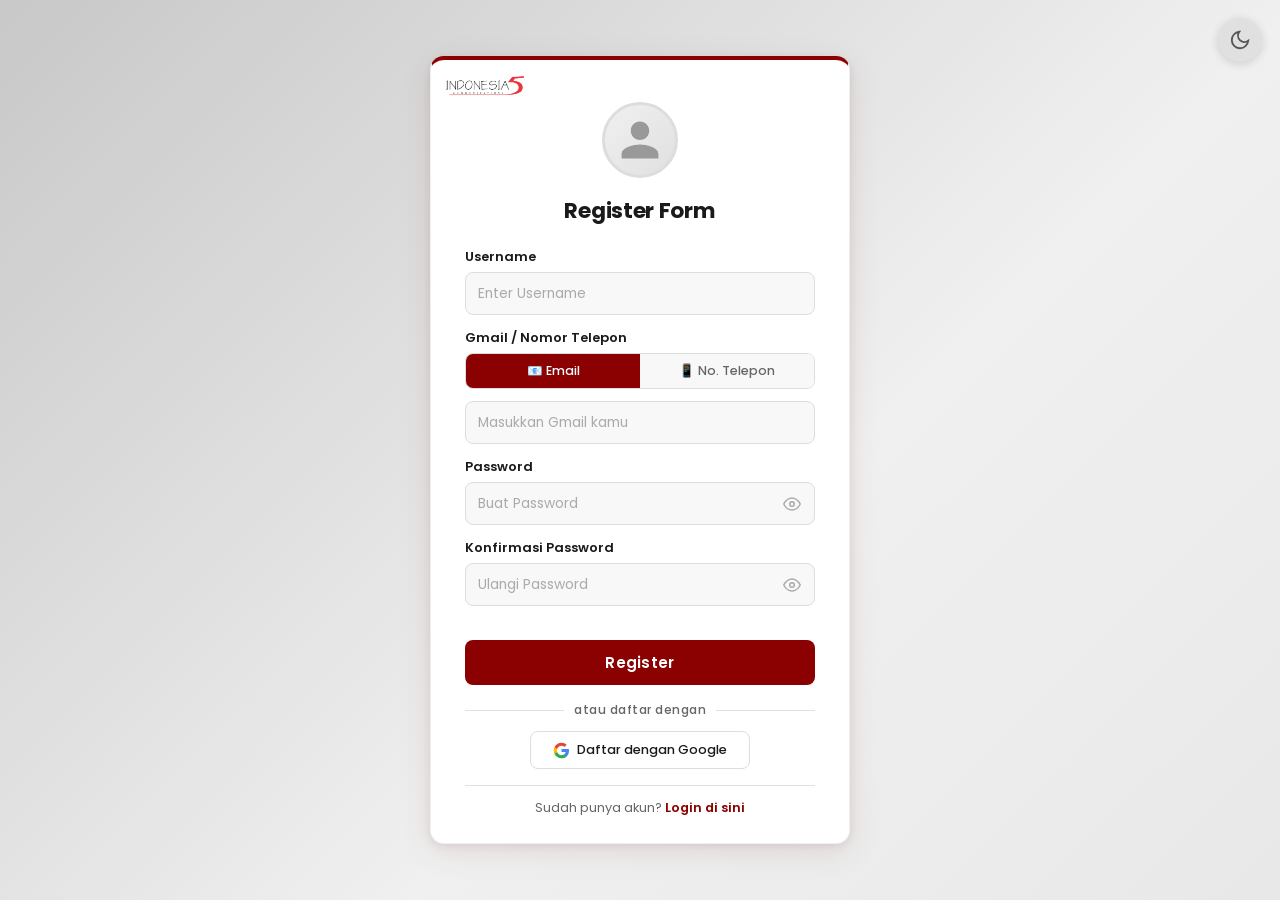
<file: tampilan user/registeruser.html>
<!DOCTYPE html>
<html lang="id">

<head>
    <meta charset="UTF-8">
    <meta name="viewport" content="width=device-width, initial-scale=1.0">
    <title>Register - PT Indolima Perkasa</title>
    <link rel="stylesheet" href="desainuser.css">
    <script src="https://accounts.google.com/gsi/client" async defer></script>
</head>

<body>

    <!-- Dark/Light toggle -->
    <button class="theme-toggle" id="themeToggle" onclick="toggleTheme()" title="Ganti tema">
        <svg id="iconMoon" viewBox="0 0 24 24" fill="none" stroke="currentColor" stroke-width="2">
            <path d="M21 12.79A9 9 0 1 1 11.21 3 7 7 0 0 0 21 12.79z" />
        </svg>
        <svg id="iconSun" viewBox="0 0 24 24" fill="none" stroke="currentColor" stroke-width="2" style="display:none">
            <circle cx="12" cy="12" r="5" />
            <line x1="12" y1="1" x2="12" y2="3" />
            <line x1="12" y1="21" x2="12" y2="23" />
            <line x1="4.22" y1="4.22" x2="5.64" y2="5.64" />
            <line x1="18.36" y1="18.36" x2="19.78" y2="19.78" />
            <line x1="1" y1="12" x2="3" y2="12" />
            <line x1="21" y1="12" x2="23" y2="12" />
            <line x1="4.22" y1="19.78" x2="5.64" y2="18.36" />
            <line x1="18.36" y1="5.64" x2="19.78" y2="4.22" />
        </svg>
    </button>

    <div class="auth-wrapper">
        <div class="auth-box">

            <!-- Logo pojok kiri atas -->
            <div class="logo-corner">
                <img src="[data-uri]"
                    alt="Indonesia5 Communications">
            </div>

            <!-- Avatar -->
            <div class="avatar-area">
                <div class="avatar-circle">
                    <svg viewBox="0 0 24 24" fill="currentColor">
                        <path
                            d="M12 12c2.7 0 4.8-2.1 4.8-4.8S14.7 2.4 12 2.4 7.2 4.5 7.2 7.2 9.3 12 12 12zm0 2.4c-3.2 0-9.6 1.6-9.6 4.8v2.4h19.2v-2.4c0-3.2-6.4-4.8-9.6-4.8z" />
                    </svg>
                </div>
            </div>

            <h2>Register Form</h2>

            <!-- Username -->
            <div class="field-group">
                <label for="regUsername">Username</label>
                <div class="input-wrap">
                    <input type="text" id="regUsername" placeholder="Enter Username">
                </div>
            </div>

            <!-- Contact Toggle -->
            <div class="field-group">
                <label>Gmail / Nomor Telepon</label>
                <div class="contact-toggle">
                    <button class="active" id="btnEmail" onclick="switchContact('email')">📧 Email</button>
                    <button id="btnPhone" onclick="switchContact('phone')">📱 No. Telepon</button>
                </div>
                <div class="input-wrap" id="emailWrap">
                    <input type="email" id="regEmail" placeholder="Masukkan Gmail kamu">
                </div>
                <div class="input-wrap" id="phoneWrap" style="display:none">
                    <input type="tel" id="regPhone" placeholder="Contoh: 08xxxxxxxxxx">
                </div>
            </div>

            <!-- Password -->
            <div class="field-group">
                <label for="regPassword">Password</label>
                <div class="input-wrap">
                    <input type="password" id="regPassword" placeholder="Buat Password">
                    <button class="eye-btn" type="button" onclick="togglePassword('regPassword',this)"
                        title="Tampilkan password">
                        <svg viewBox="0 0 24 24" fill="none" stroke="currentColor" stroke-width="2"
                            stroke-linecap="round" stroke-linejoin="round">
                            <path d="M1 12s4-8 11-8 11 8 11 8-4 8-11 8-11-8-11-8z" />
                            <circle cx="12" cy="12" r="3" />
                        </svg>
                    </button>
                </div>
            </div>

            <!-- Konfirmasi Password -->
            <div class="field-group">
                <label for="regPasswordConfirm">Konfirmasi Password</label>
                <div class="input-wrap">
                    <input type="password" id="regPasswordConfirm" placeholder="Ulangi Password">
                    <button class="eye-btn" type="button" onclick="togglePassword('regPasswordConfirm',this)"
                        title="Tampilkan password">
                        <svg viewBox="0 0 24 24" fill="none" stroke="currentColor" stroke-width="2"
                            stroke-linecap="round" stroke-linejoin="round">
                            <path d="M1 12s4-8 11-8 11 8 11 8-4 8-11 8-11-8-11-8z" />
                            <circle cx="12" cy="12" r="3" />
                        </svg>
                    </button>
                </div>
                <div id="passMatchMsg"></div>
            </div>

            <!-- Register Button -->
            <button class="btn-main" onclick="register()">Register</button>

            <!-- Divider -->
            <div class="divider">atau daftar dengan</div>

            <!-- Social Buttons -->
            <div class="social-btns">
                <button class="btn-social btn-google" onclick="loginGoogle()" style="max-width:220px;margin:0 auto">
                    <svg viewBox="0 0 24 24">
                        <path
                            d="M22.56 12.25c0-.78-.07-1.53-.2-2.25H12v4.26h5.92c-.26 1.37-1.04 2.53-2.21 3.31v2.77h3.57c2.08-1.92 3.28-4.74 3.28-8.09z"
                            fill="#4285F4" />
                        <path
                            d="M12 23c2.97 0 5.46-.98 7.28-2.66l-3.57-2.77c-.98.66-2.23 1.06-3.71 1.06-2.86 0-5.29-1.93-6.16-4.53H2.18v2.84C3.99 20.53 7.7 23 12 23z"
                            fill="#34A853" />
                        <path
                            d="M5.84 14.09c-.22-.66-.35-1.36-.35-2.09s.13-1.43.35-2.09V7.07H2.18C1.43 8.55 1 10.22 1 12s.43 3.45 1.18 4.93l2.85-2.22.81-.62z"
                            fill="#FBBC05" />
                        <path
                            d="M12 5.38c1.62 0 3.06.56 4.21 1.64l3.15-3.15C17.45 2.09 14.97 1 12 1 7.7 1 3.99 3.47 2.18 7.07l3.66 2.84c.87-2.6 3.3-4.53 6.16-4.53z"
                            fill="#EA4335" />
                    </svg>
                    Daftar dengan Google
                </button>
            </div>

            <!-- Switch -->
            <div class="switch-text">
                Sudah punya akun? <a href="loginuser.html">Login di sini</a>
            </div>

        </div>
    </div>

    <div class="toast" id="toast"></div>

    <script>
        // ── THEME ──
        function applyTheme(t) {
            document.documentElement.setAttribute('data-theme', t);
            localStorage.setItem('theme', t);
            document.getElementById('iconMoon').style.display = t === 'dark' ? 'none' : 'block';
            document.getElementById('iconSun').style.display = t === 'dark' ? 'block' : 'none';
        }
        function toggleTheme() { applyTheme(document.documentElement.getAttribute('data-theme') === 'dark' ? 'light' : 'dark'); }
        applyTheme(localStorage.getItem('theme') || 'light');

        // ── EYE TOGGLE ──
        function togglePassword(id, btn) {
            const el = document.getElementById(id), hide = el.type === 'password';
            el.type = hide ? 'text' : 'password';
            btn.innerHTML = hide
                ? '<svg viewBox="0 0 24 24" fill="none" stroke="currentColor" stroke-width="2" stroke-linecap="round" stroke-linejoin="round"><path d="M17.94 17.94A10.07 10.07 0 0 1 12 20c-7 0-11-8-11-8a18.45 18.45 0 0 1 5.06-5.94M9.9 4.24A9.12 9.12 0 0 1 12 4c7 0 11 8 11 8a18.5 18.5 0 0 1-2.16 3.19m-6.72-1.07a3 3 0 1 1-4.24-4.24"/><line x1="1" y1="1" x2="23" y2="23"/></svg>'
                : '<svg viewBox="0 0 24 24" fill="none" stroke="currentColor" stroke-width="2" stroke-linecap="round" stroke-linejoin="round"><path d="M1 12s4-8 11-8 11 8 11 8-4 8-11 8-11-8-11-8z"/><circle cx="12" cy="12" r="3"/></svg>';
        }

        // ── CONTACT TOGGLE ──
        function switchContact(type) {
            const isEmail = type === 'email';
            document.getElementById('emailWrap').style.display = isEmail ? 'flex' : 'none';
            document.getElementById('phoneWrap').style.display = isEmail ? 'none' : 'flex';
            document.getElementById('btnEmail').classList.toggle('active', isEmail);
            document.getElementById('btnPhone').classList.toggle('active', !isEmail);
        }

        // ── PASS MATCH ──
        ['regPassword', 'regPasswordConfirm'].forEach(id => {
            document.getElementById(id).addEventListener('input', () => {
                const p1 = document.getElementById('regPassword').value;
                const p2 = document.getElementById('regPasswordConfirm').value;
                const msg = document.getElementById('passMatchMsg');
                if (!p2) { msg.textContent = ''; return; }
                msg.textContent = p1 === p2 ? '✅ Password cocok' : '❌ Password tidak cocok';
                msg.style.color = p1 === p2 ? '#2e7d32' : '#c62828';
            });
        });

        // ── TOAST ──
        function showToast(msg, dur = 2800) {
            const t = document.getElementById('toast');
            t.textContent = msg; t.classList.add('show');
            setTimeout(() => t.classList.remove('show'), dur);
        }

        // ── GOOGLE (Popup method) ──
        const GOOGLE_CLIENT_ID = '128118657440-lrrjbbvq1u90unhflgk8ftbuo6eol0o5.apps.googleusercontent.com';

        function loginGoogle() {
            const base = window.location.href.replace(/[^/]*$/, '');
            const redirectUri = base + 'google-callback.html';
            const params = new URLSearchParams({
                client_id: GOOGLE_CLIENT_ID,
                redirect_uri: redirectUri,
                response_type: 'token',
                scope: 'openid email profile',
                prompt: 'select_account',
            });
            const popup = window.open(
                'https://accounts.google.com/o/oauth2/v2/auth?' + params.toString(),
                'GoogleLogin',
                'width=500,height=620,top=80,left=300,scrollbars=yes'
            );
            if (!popup) { showToast('❌ Popup diblokir! Izinkan popup di browser dulu.'); return; }
            window.addEventListener('message', function handler(e) {
                if (e.data && e.data.type === 'GOOGLE_LOGIN_SUCCESS') {
                    window.removeEventListener('message', handler);
                    localStorage.setItem('userUsername', e.data.name);
                    localStorage.setItem('userEmail', e.data.email);
                    localStorage.setItem('loginMethod', 'google');
                    showToast('✅ Daftar Google berhasil! Halo, ' + e.data.name);
                    setTimeout(() => { window.location.href = 'dashboard.html'; }, 1400);
                }
            });
        }

        // ── FACEBOOK ──
        const FACEBOOK_APP_ID = 'YOUR_FACEBOOK_APP_ID';
        window.fbAsyncInit = function () { if (FACEBOOK_APP_ID !== 'YOUR_FACEBOOK_APP_ID') FB.init({ appId: FACEBOOK_APP_ID, cookie: true, xfbml: true, version: 'v19.0' }); };
        function loginFacebook() {
            if (FACEBOOK_APP_ID === 'YOUR_FACEBOOK_APP_ID') { showToast('⚙️ Setup Facebook App ID dulu di kode'); return; }
            FB.login(r => { if (r.authResponse) { FB.api('/me', { fields: 'name,email' }, d => { localStorage.setItem('userUsername', d.name); localStorage.setItem('userEmail', d.email || ''); localStorage.setItem('loginMethod', 'facebook'); showToast('✅ Daftar Facebook berhasil! Halo, ' + d.name); setTimeout(() => window.location.href = 'dashboard.html', 1500); }); } else showToast('❌ Facebook dibatalkan'); }, { scope: 'public_profile,email' });
        }
    </script>
    <script src="user.js"></script>
</body>

</html>
</file>
<file: fitur dasboard admin/admin.css>
* {
    margin: 0;
    padding: 0;
    box-sizing: border-box;
    font-family: sans-serif;
}

.container {
    display: flex;
}

/* SIDEBAR */
.sidebar {
    width: 250px;
    height: 100vh;
    background: #ffffff;
    /* dari hitam jadi putih */
    border-right: 1px solid #ddd;
    padding: 20px;
}

.profile {
    text-align: center;
    margin-bottom: 30px;
}

.logo {
    width: 100px;
    margin-bottom: 10px;
}

.profile h2 {
    color: #000;
}

.profile p {
    color: gray;
}

.menu {
    list-style: none;
}

.menu li {
    padding: 12px;
    cursor: pointer;
    color: #333;
    border-radius: 8px;
    margin-bottom: 10px;
    transition: 0.3s;
}

.menu li:hover,
.menu .active {
    background: #f0f0f0;
}

/* MAIN */
.main {
    flex: 1;
}

/* HERO */
.hero {
    position: relative;
    height: 100vh;
}

.hero-img {
    width: 100%;
    height: 100%;
    object-fit: cover;
}

.overlay {
    position: absolute;
    top: 40%;
    left: 10%;
    color: white;
}

.overlay h1 {
    font-size: 48px;
}

.overlay p {
    font-size: 20px;
}
</file>
<file: tampilan user/dashboard.css>
@import url('https://fonts.googleapis.com/css2?family=Plus+Jakarta+Sans:wght@300;400;500;600;700;800&display=swap');

* {
    margin: 0;
    padding: 0;
    box-sizing: border-box;
}

:root {
    --primary: #8B0000;
    --primary-hover: #a80000;
    --primary-light: rgba(139, 0, 0, 0.07);
    --bg: #f5f5f5;
    --card: #ffffff;
    --border: #e0e0e0;
    --text: #1a1a1a;
    --subtext: #666;
    --success: #2e7d32;
    --radius: 14px;
    --shadow: 0 4px 24px rgba(0, 0, 0, 0.08);
}

[data-theme="dark"] {
    --bg: #111;
    --card: #1c1c1c;
    --border: #2e2e2e;
    --text: #f0f0f0;
    --subtext: #999;
    --shadow: 0 4px 24px rgba(0, 0, 0, 0.4);
}

body {
    font-family: 'Plus Jakarta Sans', sans-serif;
    background: var(--bg);
    color: var(--text);
    min-height: 100vh;
    transition: background 0.3s, color 0.3s;
}

/* ── TOP NAV ── */
.topbar {
    background: var(--primary);
    padding: 0 24px;
    height: 56px;
    display: flex;
    align-items: center;
    justify-content: space-between;
    position: sticky;
    top: 0;
    z-index: 100;
    box-shadow: 0 2px 12px rgba(139, 0, 0, 0.3);
}

.topbar-left {
    display: flex;
    align-items: center;
    gap: 12px;
}

.topbar-logo {
    height: 32px;
    filter: brightness(0) invert(1);
    opacity: 0.9;
}

.topbar-title {
    color: #fff;
    font-size: 0.95rem;
    font-weight: 700;
    letter-spacing: 0.3px;
}

.topbar-right {
    display: flex;
    align-items: center;
    gap: 10px;
}

.btn-back {
    display: flex;
    align-items: center;
    gap: 6px;
    color: rgba(255, 255, 255, 0.85);
    text-decoration: none;
    font-size: 0.82rem;
    font-weight: 500;
    padding: 6px 12px;
    border-radius: 20px;
    border: 1px solid rgba(255, 255, 255, 0.25);
    transition: all 0.2s;
}

.btn-back:hover {
    background: rgba(255, 255, 255, 0.15);
    color: #fff;
}

.theme-btn {
    width: 34px;
    height: 34px;
    border-radius: 50%;
    background: rgba(255, 255, 255, 0.15);
    border: 1px solid rgba(255, 255, 255, 0.25);
    color: #fff;
    cursor: pointer;
    display: flex;
    align-items: center;
    justify-content: center;
    transition: all 0.2s;
}

.theme-btn:hover {
    background: rgba(255, 255, 255, 0.25);
}

.theme-btn svg {
    width: 16px;
    height: 16px;
}

/* ── CONTAINER ── */
.container {
    max-width: 760px;
    margin: 0 auto;
    padding: 32px 20px 60px;
}

/* ── FORM HEADER ── */
.form-header {
    background: var(--card);
    border-radius: var(--radius);
    padding: 28px 32px;
    margin-bottom: 24px;
    border-left: 5px solid var(--primary);
    box-shadow: var(--shadow);
}

.form-header h1 {
    font-size: 1.4rem;
    font-weight: 800;
    color: var(--primary);
    margin-bottom: 4px;
}

.form-header p {
    font-size: 0.84rem;
    color: var(--subtext);
}

/* ── FORM CARD ── */
.form-card {
    background: var(--card);
    border-radius: var(--radius);
    padding: 28px 32px;
    box-shadow: var(--shadow);
    border: 1px solid var(--border);
}

/* ── FIELD ── */
.field {
    margin-bottom: 20px;
}

.field label {
    display: block;
    font-size: 0.82rem;
    font-weight: 700;
    color: var(--text);
    margin-bottom: 6px;
    letter-spacing: 0.2px;
}

.field label .req {
    color: var(--primary);
    margin-left: 2px;
}

.field .hint {
    font-size: 0.75rem;
    color: var(--subtext);
    margin-top: 4px;
    font-style: italic;
}

.field input[type="text"],
.field input[type="email"],
.field input[type="tel"],
.field input[type="number"],
.field input[type="date"],
.field textarea,
.field select {
    width: 100%;
    padding: 11px 14px;
    border: 1.5px solid var(--border);
    border-radius: 9px;
    font-size: 0.9rem;
    font-family: 'Plus Jakarta Sans', sans-serif;
    color: var(--text);
    background: var(--bg);
    outline: none;
    transition: border-color 0.2s, box-shadow 0.2s, background 0.3s;
}

.field textarea {
    resize: vertical;
    min-height: 90px;
}

.field input:focus,
.field textarea:focus,
.field select:focus {
    border-color: var(--primary);
    box-shadow: 0 0 0 3px rgba(139, 0, 0, 0.1);
    background: var(--card);
}

/* ── RADIO / CHECKBOX GROUP ── */
.radio-group,
.check-group {
    display: flex;
    flex-wrap: wrap;
    gap: 10px;
    margin-top: 4px;
}

.radio-item,
.check-item {
    display: flex;
    align-items: center;
    gap: 8px;
    padding: 9px 16px;
    border: 1.5px solid var(--border);
    border-radius: 8px;
    cursor: pointer;
    font-size: 0.85rem;
    font-weight: 500;
    transition: all 0.2s;
    background: var(--bg);
    user-select: none;
}

.radio-item:hover,
.check-item:hover {
    border-color: var(--primary);
    background: var(--primary-light);
}

.radio-item input,
.check-item input {
    accent-color: var(--primary);
    width: 15px;
    height: 15px;
}

.radio-item.selected,
.check-item.selected {
    border-color: var(--primary);
    background: var(--primary-light);
    color: var(--primary);
    font-weight: 600;
}

/* ── FILE UPLOAD ── */
.file-upload {
    border: 2px dashed var(--border);
    border-radius: 10px;
    padding: 20px;
    text-align: center;
    cursor: pointer;
    transition: all 0.2s;
    position: relative;
    background: var(--bg);
}

.file-upload:hover,
.file-upload.drag {
    border-color: var(--primary);
    background: var(--primary-light);
}

.file-upload input {
    position: absolute;
    inset: 0;
    opacity: 0;
    cursor: pointer;
    width: 100%;
    height: 100%;
}

.file-upload svg {
    width: 28px;
    height: 28px;
    color: var(--primary);
    margin-bottom: 8px;
}

.file-upload p {
    font-size: 0.82rem;
    color: var(--subtext);
}

.file-upload .file-name {
    font-size: 0.82rem;
    color: var(--success);
    font-weight: 600;
    margin-top: 6px;
    display: none;
}

/* ── SECTION DIVIDER ── */
.section-label {
    font-size: 0.75rem;
    font-weight: 800;
    letter-spacing: 1.5px;
    text-transform: uppercase;
    color: var(--primary);
    margin: 28px 0 16px;
    padding-bottom: 8px;
    border-bottom: 2px solid var(--primary-light);
}

/* ── SUBMIT BTN ── */
.btn-submit {
    width: 100%;
    padding: 14px;
    background: var(--primary);
    color: #fff;
    border: none;
    border-radius: 10px;
    font-size: 1rem;
    font-weight: 700;
    font-family: 'Plus Jakarta Sans', sans-serif;
    cursor: pointer;
    margin-top: 28px;
    transition: background 0.2s, transform 0.15s, box-shadow 0.2s;
    letter-spacing: 0.3px;
}

.btn-submit:hover {
    background: var(--primary-hover);
    transform: translateY(-1px);
    box-shadow: 0 6px 20px rgba(139, 0, 0, 0.28);
}

.btn-submit:active {
    transform: translateY(0);
}

/* ── SUCCESS TOAST ── */
.toast {
    position: fixed;
    bottom: 28px;
    left: 50%;
    transform: translateX(-50%) translateY(16px);
    background: #222;
    color: #fff;
    padding: 12px 24px;
    border-radius: 50px;
    font-size: 0.86rem;
    font-family: 'Plus Jakarta Sans', sans-serif;
    opacity: 0;
    pointer-events: none;
    transition: opacity 0.3s, transform 0.3s;
    z-index: 9999;
    white-space: nowrap;
}

.toast.show {
    opacity: 1;
    transform: translateX(-50%) translateY(0);
}

/* ── GRID 2 COL ── */
.grid-2 {
    display: grid;
    grid-template-columns: 1fr 1fr;
    gap: 0 20px;
}

@media(max-width:600px) {
    .grid-2 {
        grid-template-columns: 1fr;
    }
}
</file>
<file: tampilan user/userlistdesain.css>
/* ===== VARIABEL TEMA ===== */
:root {
    --bg: #0b0b0f;
    --card: #121218;
    --accent: #ff2e2e;
    --text: #ffffff;
    --sub: #a1a1aa;
    --radio-bg: #1c1c24;
    --border: #444;
}

[data-theme="light"] {
    --bg: #f5f5f5;
    --card: #ffffff;
    --text: #111111;
    --sub: #555555;
    --radio-bg: #e2e2e8;
    --border: #ccc;
}

/* ===== BASE ===== */
body {
    margin: 0;
    font-family: 'Segoe UI', sans-serif;
    background: var(--bg);
    color: var(--text);
}

/* ===== TOPBAR ===== */
.topbar {
    display: flex;
    justify-content: space-between;
    padding: 12px 24px;
    background: #b30000;
    color: white;
    align-items: center;
}

.topbar-left {
    display: flex;
    align-items: center;
    gap: 10px;
}

.topbar-right {
    display: flex;
    align-items: center;
    gap: 10px;
}

.topbar-logo {
    height: 35px;
    width: auto;
}

.topbar-title {
    font-weight: bold;
}

.btn-back {
    color: white;
    text-decoration: none;
}

/* ===== THEME BUTTON ===== */
.theme-btn {
    background: rgba(255, 255, 255, 0.15);
    border: 2px solid rgba(255, 255, 255, 0.5);
    border-radius: 8px;
    padding: 6px 10px;
    cursor: pointer;
    color: white;
    display: flex;
    align-items: center;
    justify-content: center;
    transition: background 0.3s;
}

.theme-btn:hover {
    background: rgba(255, 255, 255, 0.3);
}

.theme-btn svg {
    width: 20px;
    height: 20px;
    stroke: white;
    fill: none;
}

/* ===== CONTAINER ===== */
.container {
    max-width: 900px;
    margin: auto;
    padding: 20px;
}

/* ===== FORM HEADER ===== */
.form-header {
    border-left: 4px solid var(--accent);
    padding-left: 15px;
    margin-bottom: 20px;
}

.form-header h1 {
    margin: 0 0 6px;
    font-size: 22px;
    color: var(--text);
}

.form-header p {
    margin: 0;
    font-size: 14px;
    color: var(--sub);
}

/* ===== SECTION LABEL ===== */
.section-label {
    font-weight: bold;
    font-size: 13px;
    text-transform: uppercase;
    letter-spacing: 1px;
    color: var(--accent);
    border-bottom: 1px solid var(--border);
    padding-bottom: 6px;
    margin: 20px 0 15px;
}

/* ===== CARD ===== */
.form-card {
    background: var(--card);
    padding: 25px;
    border-radius: 16px;
    box-shadow: 0 0 20px rgba(255, 0, 0, 0.15);
}

/* ===== GRID ===== */
.grid-2 {
    display: grid;
    grid-template-columns: 1fr 1fr;
    gap: 15px;
}

@media (max-width: 600px) {
    .grid-2 {
        grid-template-columns: 1fr;
    }
}

/* ===== FIELD ===== */
.field {
    display: flex;
    flex-direction: column;
    margin-bottom: 15px;
}

label {
    margin-bottom: 5px;
    font-size: 14px;
    color: var(--text);
}

.req {
    color: var(--accent);
}

.hint {
    font-size: 12px;
    color: var(--sub);
    margin-top: 4px;
}

/* ===== INPUT & TEXTAREA ===== */
input,
textarea,
select {
    padding: 10px;
    border-radius: 10px;
    border: 1px solid var(--border);
    background: transparent;
    color: var(--text);
    font-size: 14px;
    font-family: 'Segoe UI', sans-serif;
    transition: border 0.3s, box-shadow 0.3s;
}

input:focus,
textarea:focus,
select:focus {
    outline: none;
    border: 1px solid var(--accent);
    box-shadow: 0 0 5px var(--accent);
}

/* ===== SELECT OPTION ===== */
select option {
    background: var(--card);
    color: var(--text);
}

/* ===== RADIO ===== */
.radio-group {
    display: flex;
    flex-wrap: wrap;
    gap: 10px;
}

.radio-item {
    background: var(--radio-bg);
    color: var(--text);
    padding: 8px 12px;
    border-radius: 8px;
    cursor: pointer;
    transition: background 0.3s, color 0.3s;
}

/* ===== FILE UPLOAD ===== */
.file-upload {
    position: relative;
    border: 2px dashed var(--border);
    border-radius: 12px;
    padding: 15px;
    text-align: center;
    cursor: pointer;
    transition: 0.3s;
}

.file-upload:hover {
    border-color: var(--accent);
    background: rgba(255, 0, 0, 0.05);
}

.file-upload input {
    position: absolute;
    top: 0;
    left: 0;
    width: 100%;
    height: 100%;
    opacity: 0;
    cursor: pointer;
}

.file-upload svg {
    width: 30px;
    height: 30px;
    margin-bottom: 8px;
    opacity: 0.8;
    stroke: var(--sub);
}

.file-upload p {
    margin: 5px 0;
    font-size: 13px;
    color: var(--sub);
}

.file-upload.active {
    border-color: var(--accent);
    background: rgba(255, 0, 0, 0.08);
}

.file-name {
    margin-top: 10px;
    font-size: 12px;
    color: var(--accent);
    word-break: break-all;
    display: none;
}

/* ===== BUTTON SUBMIT ===== */
.btn-submit {
    width: 100%;
    padding: 12px;
    border: none;
    border-radius: 12px;
    background: linear-gradient(45deg, #ff0000, #ff4d4d);
    color: white;
    font-weight: bold;
    font-size: 15px;
    cursor: pointer;
    transition: 0.3s;
    margin-top: 10px;
}

.btn-submit:hover {
    transform: scale(1.03);
}

/* ===== TOAST ===== */
.toast {
    position: fixed;
    bottom: 20px;
    right: 20px;
    background: var(--accent);
    color: white;
    padding: 12px 18px;
    border-radius: 8px;
    opacity: 0;
    transition: 0.3s;
    z-index: 999;
}

.toast.show {
    opacity: 1;
}
</file>
<file: tampilan user/desainuser.css>
@import url('https://fonts.googleapis.com/css2?family=Poppins:wght@300;400;500;600;700&display=swap');

* {
    margin: 0;
    padding: 0;
    box-sizing: border-box;
}

/* ─── LIGHT MODE (default) ─── */
:root {
    --primary: #8B0000;
    --primary-hover: #a80000;
    --bg: #e8e8e8;
    --bg-grad-1: #c8c8c8;
    --bg-grad-2: #f0f0f0;
    --card: #ffffff;
    --card-border: rgba(0, 0, 0, 0.06);
    --border: #ddd;
    --text: #1a1a1a;
    --subtext: #666;
    --input-bg: #f8f8f8;
    --input-bg-focus: #ffffff;
    --divider: #e0e0e0;
    --toggle-bg: #e0e0e0;
    --toggle-icon: #555;
    --shadow: 0 8px 32px rgba(139, 0, 0, 0.10), 0 2px 8px rgba(0, 0, 0, 0.08);
}

/* ─── DARK MODE ─── */
[data-theme="dark"] {
    --primary: #c0392b;
    --primary-hover: #e74c3c;
    --bg: #121212;
    --bg-grad-1: #1a1a1a;
    --bg-grad-2: #242424;
    --card: #1e1e1e;
    --card-border: rgba(255, 255, 255, 0.08);
    --border: #3a3a3a;
    --text: #f0f0f0;
    --subtext: #aaa;
    --input-bg: #2a2a2a;
    --input-bg-focus: #333;
    --divider: #3a3a3a;
    --toggle-bg: #3a3a3a;
    --toggle-icon: #f0c040;
    --shadow: 0 8px 32px rgba(0, 0, 0, 0.5), 0 2px 8px rgba(0, 0, 0, 0.3);
}

body {
    font-family: 'Poppins', sans-serif;
    background: linear-gradient(135deg, var(--bg-grad-1) 0%, var(--bg-grad-2) 60%, var(--bg) 100%);
    min-height: 100vh;
    display: flex;
    align-items: center;
    justify-content: center;
    padding: 20px;
    transition: background 0.35s;
}

/* ─── Dark Mode Toggle ─── */
.theme-toggle {
    position: fixed;
    top: 18px;
    right: 18px;
    width: 44px;
    height: 44px;
    border-radius: 50%;
    background: var(--toggle-bg);
    border: none;
    cursor: pointer;
    display: flex;
    align-items: center;
    justify-content: center;
    box-shadow: 0 2px 10px rgba(0, 0, 0, 0.15);
    transition: background 0.3s, transform 0.2s;
    z-index: 1000;
}

.theme-toggle:hover {
    transform: scale(1.1) rotate(15deg);
    background: var(--border);
}

.theme-toggle svg {
    width: 22px;
    height: 22px;
    color: var(--toggle-icon);
    transition: color 0.3s;
}

/* ─── Auth Wrapper ─── */
.auth-wrapper {
    width: 100%;
    max-width: 420px;
}

.auth-box {
    background: var(--card);
    border-radius: 14px;
    box-shadow: var(--shadow);
    padding: 32px 34px 26px;
    border: 1px solid var(--card-border);
    border-top: 4px solid var(--primary);
    position: relative;
    animation: slideUp 0.45s cubic-bezier(.22, .68, 0, 1.2) both;
    transition: background 0.35s, border-color 0.35s;
}

@keyframes slideUp {
    from {
        opacity: 0;
        transform: translateY(28px);
    }

    to {
        opacity: 1;
        transform: translateY(0);
    }
}

/* ─── Logo (top-left) ─── */
.logo-corner {
    position: absolute;
    top: 14px;
    left: 14px;
    width: 80px;
    opacity: 0.9;
    transition: opacity 0.2s;
}

.logo-corner:hover {
    opacity: 1;
}

.logo-corner img {
    width: 100%;
    display: block;
}

/* ─── Avatar ─── */
.avatar-area {
    text-align: center;
    margin-bottom: 16px;
    padding-top: 10px;
}

.avatar-circle {
    width: 76px;
    height: 76px;
    background: linear-gradient(135deg, #f0f0f0, #e0e0e0);
    border: 3px solid var(--border);
    border-radius: 50%;
    margin: 0 auto 6px;
    display: flex;
    align-items: center;
    justify-content: center;
    overflow: hidden;
    transition: border-color 0.3s, background 0.3s;
}

[data-theme="dark"] .avatar-circle {
    background: linear-gradient(135deg, #2a2a2a, #383838);
}

.avatar-circle svg {
    width: 46px;
    height: 46px;
    color: #999;
}

.auth-box h2 {
    text-align: center;
    font-size: 1.35rem;
    font-weight: 700;
    color: var(--text);
    margin-bottom: 20px;
    letter-spacing: -0.3px;
    transition: color 0.35s;
}

/* ─── Fields ─── */
.field-group {
    margin-bottom: 13px;
}

.field-group label {
    display: block;
    font-size: 0.81rem;
    font-weight: 600;
    color: var(--text);
    margin-bottom: 5px;
    transition: color 0.35s;
}

.input-wrap {
    position: relative;
    display: flex;
    align-items: center;
}

.input-wrap input {
    width: 100%;
    padding: 10px 42px 10px 12px;
    border: 1.5px solid var(--border);
    border-radius: 8px;
    font-size: 0.92rem;
    font-family: 'Poppins', sans-serif;
    color: var(--text);
    background: var(--input-bg);
    outline: none;
    transition: border-color 0.25s, box-shadow 0.25s, background 0.25s, color 0.25s;
}

.input-wrap input::placeholder {
    color: #aaa;
    font-size: 0.86rem;
}

.input-wrap input:focus {
    border-color: var(--primary);
    background: var(--input-bg-focus);
    box-shadow: 0 0 0 3px rgba(139, 0, 0, 0.10);
}

/* ─── Eye toggle ─── */
.eye-btn {
    position: absolute;
    right: 10px;
    background: none;
    border: none;
    cursor: pointer;
    color: #aaa;
    padding: 4px;
    display: flex;
    align-items: center;
    width: auto;
    margin: 0;
    transition: color 0.2s;
}

.eye-btn:hover {
    color: var(--primary);
    background: none;
}

.eye-btn svg {
    width: 18px;
    height: 18px;
}

/* ─── Options row ─── */
.options-row {
    display: flex;
    justify-content: space-between;
    align-items: center;
    margin: 4px 0 14px;
    font-size: 0.79rem;
}

.remember-me {
    display: flex;
    align-items: center;
    gap: 6px;
    color: var(--subtext);
    cursor: pointer;
    user-select: none;
    transition: color 0.3s;
}

.remember-me input[type="checkbox"] {
    width: 14px;
    height: 14px;
    accent-color: var(--primary);
    cursor: pointer;
    padding: 0;
    margin: 0;
}

.forgot-link {
    text-decoration: none;
    color: var(--primary);
    font-weight: 500;
    transition: opacity 0.2s;
}

.forgot-link:hover {
    opacity: 0.75;
}

/* ─── Main button ─── */
.btn-main {
    width: 100%;
    padding: 11px;
    background: var(--primary);
    color: white;
    border: none;
    border-radius: 8px;
    font-size: 0.95rem;
    font-family: 'Poppins', sans-serif;
    font-weight: 600;
    cursor: pointer;
    letter-spacing: 0.3px;
    transition: background 0.22s, transform 0.15s, box-shadow 0.22s;
    margin-top: 2px;
}

.btn-main:hover {
    background: var(--primary-hover);
    box-shadow: 0 4px 16px rgba(139, 0, 0, 0.28);
    transform: translateY(-1px);
}

.btn-main:active {
    transform: translateY(0);
}

/* ─── Divider ─── */
.divider {
    display: flex;
    align-items: center;
    gap: 10px;
    margin: 16px 0 12px;
    color: var(--subtext);
    font-size: 0.76rem;
    font-weight: 500;
    letter-spacing: 0.5px;
    transition: color 0.3s;
}

.divider::before,
.divider::after {
    content: '';
    flex: 1;
    height: 1px;
    background: var(--divider);
    transition: background 0.3s;
}

/* ─── Social buttons ─── */
.social-btns {
    display: flex;
    gap: 10px;
    margin-bottom: 16px;
}

.btn-social {
    flex: 1;
    display: flex;
    align-items: center;
    justify-content: center;
    gap: 7px;
    padding: 9px 8px;
    border: 1.5px solid var(--border);
    border-radius: 8px;
    background: var(--card);
    color: var(--text);
    font-size: 0.80rem;
    font-family: 'Poppins', sans-serif;
    font-weight: 500;
    cursor: pointer;
    transition: background 0.2s, border-color 0.2s, box-shadow 0.2s, transform 0.15s, color 0.3s;
    text-decoration: none;
    width: auto;
    margin: 0;
}

.btn-social:hover {
    background: var(--input-bg);
    border-color: #bbb;
    box-shadow: 0 2px 8px rgba(0, 0, 0, 0.1);
    transform: translateY(-1px);
}

.btn-social svg {
    width: 17px;
    height: 17px;
    flex-shrink: 0;
}

.btn-facebook {
    color: #1877F2 !important;
}

.btn-facebook:hover {
    border-color: #1877F2;
}

/* ─── Switch link ─── */
.switch-text {
    text-align: center;
    font-size: 0.80rem;
    color: var(--subtext);
    margin-top: 14px;
    padding-top: 13px;
    border-top: 1px solid var(--divider);
    transition: color 0.3s, border-color 0.3s;
}

.switch-text a {
    color: var(--primary);
    font-weight: 600;
    text-decoration: none;
    transition: opacity 0.2s;
}

.switch-text a:hover {
    opacity: 0.75;
    text-decoration: underline;
}

/* ─── Forgot Password Modal ─── */
.modal-overlay {
    display: none;
    position: fixed;
    inset: 0;
    background: rgba(0, 0, 0, 0.45);
    z-index: 999;
    align-items: center;
    justify-content: center;
    backdrop-filter: blur(3px);
}

.modal-overlay.active {
    display: flex;
    animation: fadeIn 0.2s ease;
}

@keyframes fadeIn {
    from {
        opacity: 0
    }

    to {
        opacity: 1
    }
}

.modal-box {
    background: var(--card);
    border-radius: 14px;
    padding: 30px 30px 22px;
    width: 100%;
    max-width: 370px;
    box-shadow: 0 12px 40px rgba(0, 0, 0, 0.25);
    border-top: 4px solid var(--primary);
    animation: slideUp 0.3s ease both;
    position: relative;
    transition: background 0.35s;
}

.modal-box h3 {
    font-size: 1.05rem;
    font-weight: 700;
    color: var(--text);
    margin-bottom: 5px;
}

.modal-box p {
    font-size: 0.82rem;
    color: var(--subtext);
    margin-bottom: 16px;
}

.modal-close {
    position: absolute;
    top: 12px;
    right: 14px;
    background: none;
    border: none;
    font-size: 1.2rem;
    color: var(--subtext);
    cursor: pointer;
    width: auto;
    padding: 2px 6px;
    margin: 0;
}

.modal-close:hover {
    color: var(--primary);
    background: none;
}

.modal-success {
    display: none;
    text-align: center;
    padding: 8px 0 4px;
}

.modal-success svg {
    width: 46px;
    height: 46px;
    color: #2e7d32;
    margin-bottom: 8px;
}

.modal-success p {
    font-size: 0.87rem;
    color: #2e7d32;
    font-weight: 500;
    margin: 0;
}

/* ─── Register contact toggle ─── */
.contact-toggle {
    display: flex;
    border: 1.5px solid var(--border);
    border-radius: 8px;
    overflow: hidden;
    margin-bottom: 12px;
    transition: border-color 0.3s;
}

.contact-toggle button {
    flex: 1;
    padding: 8px;
    border: none;
    background: var(--input-bg);
    color: var(--subtext);
    font-size: 0.78rem;
    font-family: 'Poppins', sans-serif;
    font-weight: 500;
    cursor: pointer;
    transition: background 0.2s, color 0.2s;
    margin: 0;
    border-radius: 0;
}

.contact-toggle button.active {
    background: var(--primary);
    color: white;
}

.contact-toggle button:hover:not(.active) {
    background: var(--border);
    color: var(--text);
}

/* ─── Toast ─── */
.toast {
    position: fixed;
    bottom: 26px;
    left: 50%;
    transform: translateX(-50%) translateY(16px);
    background: #222;
    color: #fff;
    padding: 10px 22px;
    border-radius: 50px;
    font-size: 0.84rem;
    font-family: 'Poppins', sans-serif;
    opacity: 0;
    pointer-events: none;
    transition: opacity 0.3s, transform 0.3s;
    z-index: 9999;
    white-space: nowrap;
}

.toast.show {
    opacity: 1;
    transform: translateX(-50%) translateY(0);
}

[data-theme="dark"] .toast {
    background: #e0e0e0;
    color: #111;
}

/* Pass match message */
#passMatchMsg {
    font-size: 0.75rem;
    margin-top: 4px;
    min-height: 15px;
}
</file>
